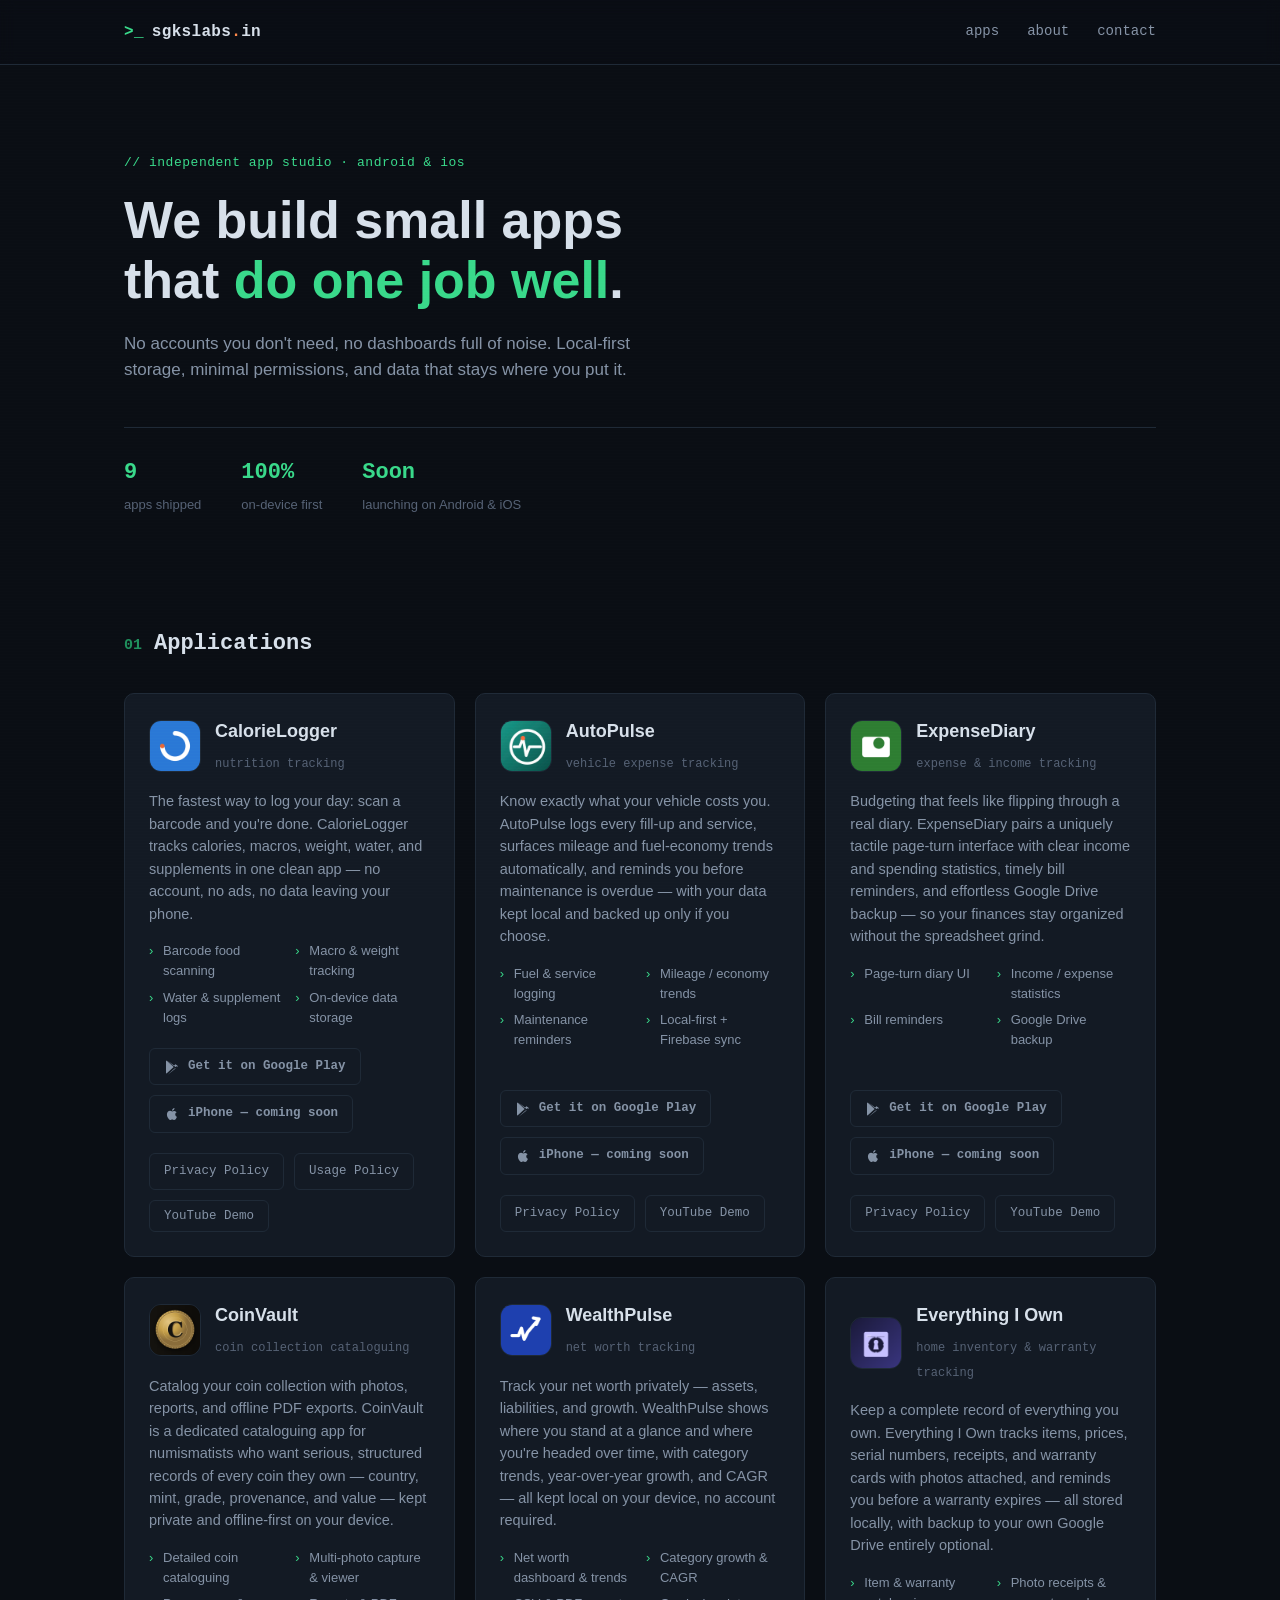
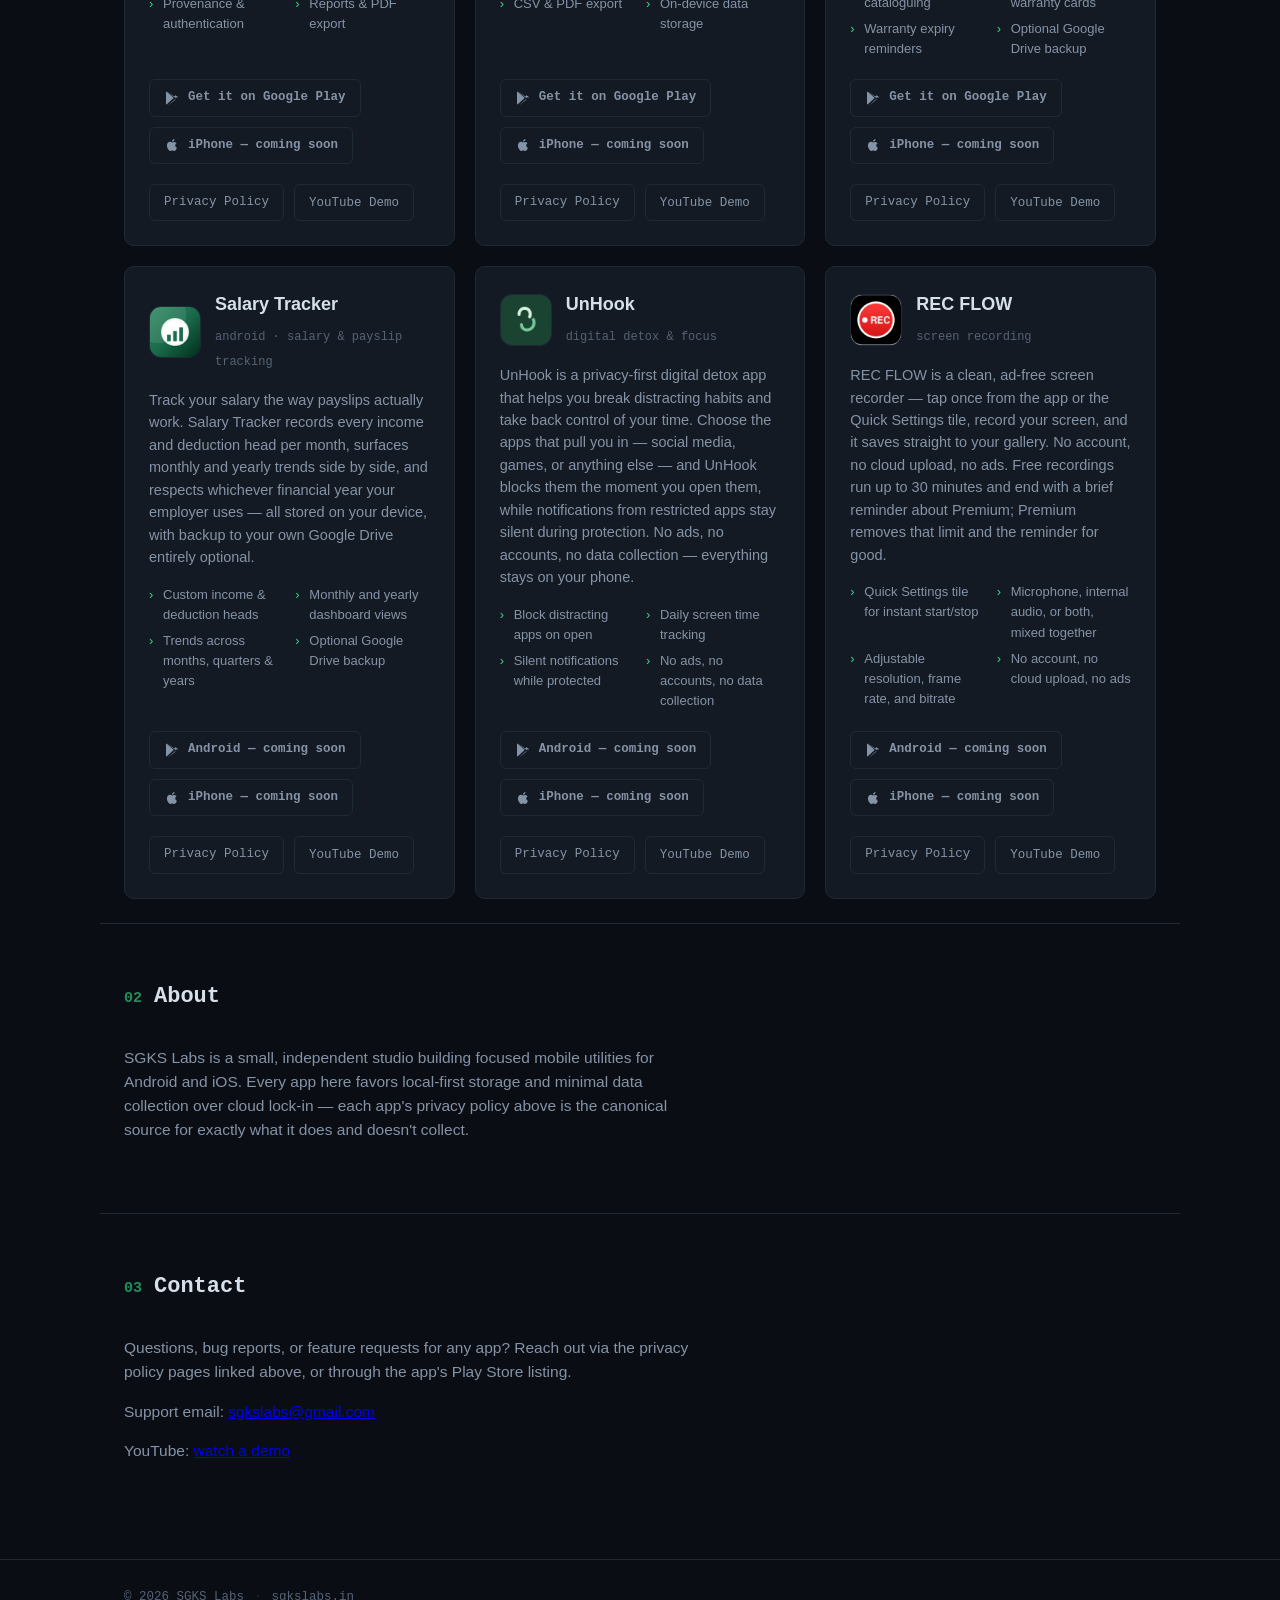
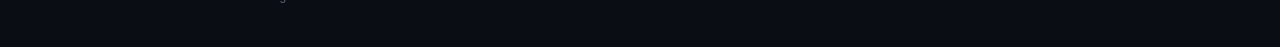
<file: index.html>
<!DOCTYPE html>
<html lang="en">
<head>
<meta charset="UTF-8">
<meta name="viewport" content="width=device-width, initial-scale=1.0">
<title>SGKS Labs — Mobile Apps</title>
<meta name="description" content="SGKS Labs builds focused, privacy-respecting mobile apps for Android and iOS: CalorieLogger, AutoPulse, ExpenseDiary, CoinVault, WealthPulse, Everything I Own, Salary Tracker, UnHook, and REC FLOW.">
<link rel="icon" type="image/svg+xml" href="assets/favicon.svg">
<link rel="stylesheet" href="styles.css">
</head>
<body>

<div class="scanline" aria-hidden="true"></div>

<header class="site-header">
  <div class="wrap header-inner">
    <a href="#top" class="brand">
      <span class="brand-glyph">&gt;_</span>
      <span class="brand-text">sgkslabs<span class="dot">.</span>in</span>
    </a>
    <nav class="nav">
      <a href="#apps">apps</a>
      <a href="#about">about</a>
      <a href="#contact">contact</a>
    </nav>
  </div>
</header>

<main id="top">

  <section class="hero wrap">
    <p class="eyebrow">// independent app studio · android &amp; ios</p>
    <h1>We build small apps that <span class="accent">do one job well</span>.</h1>
    <p class="hero-sub">
      No accounts you don't need, no dashboards full of noise. Local-first storage,
      minimal permissions, and data that stays where you put it.
    </p>
    <div class="hero-stats">
      <div class="stat"><span class="stat-num">9</span><span class="stat-label">apps shipped</span></div>
      <div class="stat"><span class="stat-num">100%</span><span class="stat-label">on-device first</span></div>
      <div class="stat"><span class="stat-num">Soon</span><span class="stat-label">launching on Android &amp; iOS</span></div>
    </div>
  </section>

  <section id="apps" class="apps wrap">
    <h2 class="section-title"><span class="title-index">01</span> Applications</h2>

    <div class="app-grid">

      <!-- CalorieLogger -->
      <article class="app-card">
        <div class="app-card-head">
          <img class="app-logo" src="assets/logos/calorielogger.png" alt="CalorieLogger app icon" loading="lazy">
          <div>
            <h3 class="app-name">CalorieLogger</h3>
            <span class="app-tag">nutrition tracking</span>
          </div>
        </div>
        <p class="app-desc">
          The fastest way to log your day: scan a barcode and you're done.
          CalorieLogger tracks calories, macros, weight, water, and supplements
          in one clean app — no account, no ads, no data leaving your phone.
        </p>
        <ul class="app-features">
          <li>Barcode food scanning</li>
          <li>Macro &amp; weight tracking</li>
          <li>Water &amp; supplement logs</li>
          <li>On-device data storage</li>
        </ul>
        <div class="app-downloads">
          <a class="btn btn-store" href="https://play.google.com/store/apps/details?id=com.sgkslabs.calorielogger" target="_blank" rel="noopener">
            <svg class="btn-store-icon" viewBox="0 0 24 24" aria-hidden="true"><path fill="currentColor" d="M3 20.5V3.5c0-.6.32-1.13.8-1.42l10.7 9.92-10.7 9.92c-.48-.29-.8-.82-.8-1.42Zm14.4-8.9L5.1 2.1l9.1 8.45 3.2-1.95ZM19.9 10.4l-2.8 1.6-2.13-1.98L17.1 8l2.8 1.6c.53.3.9.85.9 1.4s-.37 1.1-.9 1.4Zm-5.4 1.6 2.13 1.98L14.2 15.6l-9.1 8.45 12.3-9.93-2.9-2.12Z"/></svg>
            Get it on Google Play
          </a>
          <span class="btn btn-store btn-store-disabled" aria-disabled="true">
            <svg class="btn-store-icon" viewBox="0 0 24 24" aria-hidden="true"><path fill="currentColor" d="M17.05 20.28c-.98.95-2.05.8-3.08.35-1.09-.46-2.09-.48-3.24 0-1.44.62-2.2.44-3.06-.35C2.79 15.25 3.51 7.59 9.05 7.31c1.35.07 2.29.74 3.08.8.79-.06 2.03-.9 3.42-.77 1.55.13 2.72.75 3.4 1.87-3.06 1.8-2.4 5.7.48 6.87-.6 1.68-1.38 3.35-2.38 4.2ZM12.03 7.25c-.15-2.23 1.66-4.12 3.74-4.25.31 2.06-1.87 4.25-3.74 4.25Z"/></svg>
            iPhone — coming soon
          </span>
        </div>
        <div class="app-links">
          <a class="btn btn-ghost" href="policies/calorielogger-privacy.html">Privacy Policy</a>
          <a class="btn btn-ghost" href="policies/calorielogger-usage.html">Usage Policy</a>
          <button class="btn btn-ghost btn-video" type="button" data-video-id="Pz4aWZpCSdg" data-video-title="CalorieLogger demo">YouTube Demo</button>
        </div>
      </article>

      <!-- AutoPulse -->
      <article class="app-card">
        <div class="app-card-head">
          <img class="app-logo" src="assets/logos/autopulse.png" alt="AutoPulse app icon" loading="lazy">
          <div>
            <h3 class="app-name">AutoPulse</h3>
            <span class="app-tag">vehicle expense tracking</span>
          </div>
        </div>
        <p class="app-desc">
          Know exactly what your vehicle costs you. AutoPulse logs every
          fill-up and service, surfaces mileage and fuel-economy trends
          automatically, and reminds you before maintenance is overdue —
          with your data kept local and backed up only if you choose.
        </p>
        <ul class="app-features">
          <li>Fuel &amp; service logging</li>
          <li>Mileage / economy trends</li>
          <li>Maintenance reminders</li>
          <li>Local-first + Firebase sync</li>
        </ul>
        <div class="app-downloads">
          <a class="btn btn-store" href="https://play.google.com/store/apps/details?id=com.sgkslabs.autopulse" target="_blank" rel="noopener">
            <svg class="btn-store-icon" viewBox="0 0 24 24" aria-hidden="true"><path fill="currentColor" d="M3 20.5V3.5c0-.6.32-1.13.8-1.42l10.7 9.92-10.7 9.92c-.48-.29-.8-.82-.8-1.42Zm14.4-8.9L5.1 2.1l9.1 8.45 3.2-1.95ZM19.9 10.4l-2.8 1.6-2.13-1.98L17.1 8l2.8 1.6c.53.3.9.85.9 1.4s-.37 1.1-.9 1.4Zm-5.4 1.6 2.13 1.98L14.2 15.6l-9.1 8.45 12.3-9.93-2.9-2.12Z"/></svg>
            Get it on Google Play
          </a>
          <span class="btn btn-store btn-store-disabled" aria-disabled="true">
            <svg class="btn-store-icon" viewBox="0 0 24 24" aria-hidden="true"><path fill="currentColor" d="M17.05 20.28c-.98.95-2.05.8-3.08.35-1.09-.46-2.09-.48-3.24 0-1.44.62-2.2.44-3.06-.35C2.79 15.25 3.51 7.59 9.05 7.31c1.35.07 2.29.74 3.08.8.79-.06 2.03-.9 3.42-.77 1.55.13 2.72.75 3.4 1.87-3.06 1.8-2.4 5.7.48 6.87-.6 1.68-1.38 3.35-2.38 4.2ZM12.03 7.25c-.15-2.23 1.66-4.12 3.74-4.25.31 2.06-1.87 4.25-3.74 4.25Z"/></svg>
            iPhone — coming soon
          </span>
        </div>
        <div class="app-links">
          <a class="btn btn-ghost" href="policies/autopulse-privacy.html">Privacy Policy</a>
          <button class="btn btn-ghost btn-video" type="button" data-video-id="XGlyoYBLHXk" data-video-title="AutoPulse demo">YouTube Demo</button>
        </div>
      </article>

      <!-- ExpenseDiary -->
      <article class="app-card">
        <div class="app-card-head">
          <img class="app-logo" src="assets/logos/expensediary.png" alt="ExpenseDiary app icon" loading="lazy">
          <div>
            <h3 class="app-name">ExpenseDiary</h3>
            <span class="app-tag">expense &amp; income tracking</span>
          </div>
        </div>
        <p class="app-desc">
          Budgeting that feels like flipping through a real diary. ExpenseDiary
          pairs a uniquely tactile page-turn interface with clear income and
          spending statistics, timely bill reminders, and effortless Google
          Drive backup — so your finances stay organized without the spreadsheet grind.
        </p>
        <ul class="app-features">
          <li>Page-turn diary UI</li>
          <li>Income / expense statistics</li>
          <li>Bill reminders</li>
          <li>Google Drive backup</li>
        </ul>
        <div class="app-downloads">
          <a class="btn btn-store" href="https://play.google.com/store/apps/details?id=com.sgkslabs.expensediary" target="_blank" rel="noopener">
            <svg class="btn-store-icon" viewBox="0 0 24 24" aria-hidden="true"><path fill="currentColor" d="M3 20.5V3.5c0-.6.32-1.13.8-1.42l10.7 9.92-10.7 9.92c-.48-.29-.8-.82-.8-1.42Zm14.4-8.9L5.1 2.1l9.1 8.45 3.2-1.95ZM19.9 10.4l-2.8 1.6-2.13-1.98L17.1 8l2.8 1.6c.53.3.9.85.9 1.4s-.37 1.1-.9 1.4Zm-5.4 1.6 2.13 1.98L14.2 15.6l-9.1 8.45 12.3-9.93-2.9-2.12Z"/></svg>
            Get it on Google Play
          </a>
          <span class="btn btn-store btn-store-disabled" aria-disabled="true">
            <svg class="btn-store-icon" viewBox="0 0 24 24" aria-hidden="true"><path fill="currentColor" d="M17.05 20.28c-.98.95-2.05.8-3.08.35-1.09-.46-2.09-.48-3.24 0-1.44.62-2.2.44-3.06-.35C2.79 15.25 3.51 7.59 9.05 7.31c1.35.07 2.29.74 3.08.8.79-.06 2.03-.9 3.42-.77 1.55.13 2.72.75 3.4 1.87-3.06 1.8-2.4 5.7.48 6.87-.6 1.68-1.38 3.35-2.38 4.2ZM12.03 7.25c-.15-2.23 1.66-4.12 3.74-4.25.31 2.06-1.87 4.25-3.74 4.25Z"/></svg>
            iPhone — coming soon
          </span>
        </div>
        <div class="app-links">
          <a class="btn btn-ghost" href="policies/expensediary-privacy.html">Privacy Policy</a>
          <button class="btn btn-ghost btn-video" type="button" data-video-id="DhtJHLDZwqs" data-video-title="ExpenseDiary demo">YouTube Demo</button>
        </div>
      </article>

      <!-- CoinVault -->
      <article class="app-card">
        <div class="app-card-head">
          <img class="app-logo" src="assets/logos/coinvault.png" alt="CoinVault app icon" loading="lazy">
          <div>
            <h3 class="app-name">CoinVault</h3>
            <span class="app-tag">coin collection cataloguing</span>
          </div>
        </div>
        <p class="app-desc">
          Catalog your coin collection with photos, reports, and offline PDF
          exports. CoinVault is a dedicated cataloguing app for numismatists
          who want serious, structured records of every coin they own —
          country, mint, grade, provenance, and value — kept private and
          offline-first on your device.
        </p>
        <ul class="app-features">
          <li>Detailed coin cataloguing</li>
          <li>Multi-photo capture &amp; viewer</li>
          <li>Provenance &amp; authentication</li>
          <li>Reports &amp; PDF export</li>
        </ul>
        <div class="app-downloads">
          <a class="btn btn-store" href="https://play.google.com/store/apps/details?id=in.sgkslabs.coinvault" target="_blank" rel="noopener">
            <svg class="btn-store-icon" viewBox="0 0 24 24" aria-hidden="true"><path fill="currentColor" d="M3 20.5V3.5c0-.6.32-1.13.8-1.42l10.7 9.92-10.7 9.92c-.48-.29-.8-.82-.8-1.42Zm14.4-8.9L5.1 2.1l9.1 8.45 3.2-1.95ZM19.9 10.4l-2.8 1.6-2.13-1.98L17.1 8l2.8 1.6c.53.3.9.85.9 1.4s-.37 1.1-.9 1.4Zm-5.4 1.6 2.13 1.98L14.2 15.6l-9.1 8.45 12.3-9.93-2.9-2.12Z"/></svg>
            Get it on Google Play
          </a>
          <span class="btn btn-store btn-store-disabled" aria-disabled="true">
            <svg class="btn-store-icon" viewBox="0 0 24 24" aria-hidden="true"><path fill="currentColor" d="M17.05 20.28c-.98.95-2.05.8-3.08.35-1.09-.46-2.09-.48-3.24 0-1.44.62-2.2.44-3.06-.35C2.79 15.25 3.51 7.59 9.05 7.31c1.35.07 2.29.74 3.08.8.79-.06 2.03-.9 3.42-.77 1.55.13 2.72.75 3.4 1.87-3.06 1.8-2.4 5.7.48 6.87-.6 1.68-1.38 3.35-2.38 4.2ZM12.03 7.25c-.15-2.23 1.66-4.12 3.74-4.25.31 2.06-1.87 4.25-3.74 4.25Z"/></svg>
            iPhone — coming soon
          </span>
        </div>
        <div class="app-links">
          <a class="btn btn-ghost" href="policies/coinvault-privacy.html">Privacy Policy</a>
          <button class="btn btn-ghost btn-video" type="button" data-video-id="6tdaTYDPCEs" data-video-title="CoinVault demo">YouTube Demo</button>
        </div>
      </article>

      <!-- WealthPulse -->
      <article class="app-card">
        <div class="app-card-head">
          <img class="app-logo" src="assets/logos/wealthpulse.png" alt="WealthPulse app icon" loading="lazy">
          <div>
            <h3 class="app-name">WealthPulse</h3>
            <span class="app-tag">net worth tracking</span>
          </div>
        </div>
        <p class="app-desc">
          Track your net worth privately — assets, liabilities, and growth.
          WealthPulse shows where you stand at a glance and where you're
          headed over time, with category trends, year-over-year growth,
          and CAGR — all kept local on your device, no account required.
        </p>
        <ul class="app-features">
          <li>Net worth dashboard &amp; trends</li>
          <li>Category growth &amp; CAGR</li>
          <li>CSV &amp; PDF export</li>
          <li>On-device data storage</li>
        </ul>
        <div class="app-downloads">
          <a class="btn btn-store" href="https://play.google.com/store/apps/details?id=in.sgkslabs.wealthpulse" target="_blank" rel="noopener">
            <svg class="btn-store-icon" viewBox="0 0 24 24" aria-hidden="true"><path fill="currentColor" d="M3 20.5V3.5c0-.6.32-1.13.8-1.42l10.7 9.92-10.7 9.92c-.48-.29-.8-.82-.8-1.42Zm14.4-8.9L5.1 2.1l9.1 8.45 3.2-1.95ZM19.9 10.4l-2.8 1.6-2.13-1.98L17.1 8l2.8 1.6c.53.3.9.85.9 1.4s-.37 1.1-.9 1.4Zm-5.4 1.6 2.13 1.98L14.2 15.6l-9.1 8.45 12.3-9.93-2.9-2.12Z"/></svg>
            Get it on Google Play
          </a>
          <span class="btn btn-store btn-store-disabled" aria-disabled="true">
            <svg class="btn-store-icon" viewBox="0 0 24 24" aria-hidden="true"><path fill="currentColor" d="M17.05 20.28c-.98.95-2.05.8-3.08.35-1.09-.46-2.09-.48-3.24 0-1.44.62-2.2.44-3.06-.35C2.79 15.25 3.51 7.59 9.05 7.31c1.35.07 2.29.74 3.08.8.79-.06 2.03-.9 3.42-.77 1.55.13 2.72.75 3.4 1.87-3.06 1.8-2.4 5.7.48 6.87-.6 1.68-1.38 3.35-2.38 4.2ZM12.03 7.25c-.15-2.23 1.66-4.12 3.74-4.25.31 2.06-1.87 4.25-3.74 4.25Z"/></svg>
            iPhone — coming soon
          </span>
        </div>
        <div class="app-links">
          <a class="btn btn-ghost" href="policies/wealthpulse-privacy.html">Privacy Policy</a>
          <button class="btn btn-ghost btn-video" type="button" data-video-id="cGEeLD9k6W0" data-video-title="WealthPulse demo">YouTube Demo</button>
        </div>
      </article>

      <!-- Everything I Own -->
      <article class="app-card">
        <div class="app-card-head">
          <img class="app-logo" src="assets/logos/everythingiown.png" alt="Everything I Own app icon" loading="lazy">
          <div>
            <h3 class="app-name">Everything I Own</h3>
            <span class="app-tag">home inventory &amp; warranty tracking</span>
          </div>
        </div>
        <p class="app-desc">
          Keep a complete record of everything you own. Everything I Own
          tracks items, prices, serial numbers, receipts, and warranty
          cards with photos attached, and reminds you before a warranty
          expires — all stored locally, with backup to your own Google
          Drive entirely optional.
        </p>
        <ul class="app-features">
          <li>Item &amp; warranty cataloguing</li>
          <li>Photo receipts &amp; warranty cards</li>
          <li>Warranty expiry reminders</li>
          <li>Optional Google Drive backup</li>
        </ul>
        <div class="app-downloads">
          <a class="btn btn-store" href="https://play.google.com/store/apps/details?id=in.sgkslabs.everythingiown" target="_blank" rel="noopener">
            <svg class="btn-store-icon" viewBox="0 0 24 24" aria-hidden="true"><path fill="currentColor" d="M3 20.5V3.5c0-.6.32-1.13.8-1.42l10.7 9.92-10.7 9.92c-.48-.29-.8-.82-.8-1.42Zm14.4-8.9L5.1 2.1l9.1 8.45 3.2-1.95ZM19.9 10.4l-2.8 1.6-2.13-1.98L17.1 8l2.8 1.6c.53.3.9.85.9 1.4s-.37 1.1-.9 1.4Zm-5.4 1.6 2.13 1.98L14.2 15.6l-9.1 8.45 12.3-9.93-2.9-2.12Z"/></svg>
            Get it on Google Play
          </a>
          <span class="btn btn-store btn-store-disabled" aria-disabled="true">
            <svg class="btn-store-icon" viewBox="0 0 24 24" aria-hidden="true"><path fill="currentColor" d="M17.05 20.28c-.98.95-2.05.8-3.08.35-1.09-.46-2.09-.48-3.24 0-1.44.62-2.2.44-3.06-.35C2.79 15.25 3.51 7.59 9.05 7.31c1.35.07 2.29.74 3.08.8.79-.06 2.03-.9 3.42-.77 1.55.13 2.72.75 3.4 1.87-3.06 1.8-2.4 5.7.48 6.87-.6 1.68-1.38 3.35-2.38 4.2ZM12.03 7.25c-.15-2.23 1.66-4.12 3.74-4.25.31 2.06-1.87 4.25-3.74 4.25Z"/></svg>
            iPhone — coming soon
          </span>
        </div>
        <div class="app-links">
          <a class="btn btn-ghost" href="policies/everythingiown-privacy.html">Privacy Policy</a>
          <button class="btn btn-ghost btn-video" type="button" data-video-id="1u6pQDu9DjQ" data-video-title="Everything I Own demo">YouTube Demo</button>
        </div>
      </article>

      <!-- Salary Tracker -->
      <article class="app-card">
        <div class="app-card-head">
          <img class="app-logo" src="assets/logos/salarytracker.png" alt="Salary Tracker app icon" loading="lazy">
          <div>
            <h3 class="app-name">Salary Tracker</h3>
            <span class="app-tag">android · salary &amp; payslip tracking</span>
          </div>
        </div>
        <p class="app-desc">
          Track your salary the way payslips actually work. Salary Tracker
          records every income and deduction head per month, surfaces
          monthly and yearly trends side by side, and respects whichever
          financial year your employer uses — all stored on your device,
          with backup to your own Google Drive entirely optional.
        </p>
        <ul class="app-features">
          <li>Custom income &amp; deduction heads</li>
          <li>Monthly and yearly dashboard views</li>
          <li>Trends across months, quarters &amp; years</li>
          <li>Optional Google Drive backup</li>
        </ul>
        <div class="app-downloads">
          <span class="btn btn-store btn-store-disabled" aria-disabled="true">
            <svg class="btn-store-icon" viewBox="0 0 24 24" aria-hidden="true"><path fill="currentColor" d="M3 20.5V3.5c0-.6.32-1.13.8-1.42l10.7 9.92-10.7 9.92c-.48-.29-.8-.82-.8-1.42Zm14.4-8.9L5.1 2.1l9.1 8.45 3.2-1.95ZM19.9 10.4l-2.8 1.6-2.13-1.98L17.1 8l2.8 1.6c.53.3.9.85.9 1.4s-.37 1.1-.9 1.4Zm-5.4 1.6 2.13 1.98L14.2 15.6l-9.1 8.45 12.3-9.93-2.9-2.12Z"/></svg>
            Android — coming soon
          </span>
          <span class="btn btn-store btn-store-disabled" aria-disabled="true">
            <svg class="btn-store-icon" viewBox="0 0 24 24" aria-hidden="true"><path fill="currentColor" d="M17.05 20.28c-.98.95-2.05.8-3.08.35-1.09-.46-2.09-.48-3.24 0-1.44.62-2.2.44-3.06-.35C2.79 15.25 3.51 7.59 9.05 7.31c1.35.07 2.29.74 3.08.8.79-.06 2.03-.9 3.42-.77 1.55.13 2.72.75 3.4 1.87-3.06 1.8-2.4 5.7.48 6.87-.6 1.68-1.38 3.35-2.38 4.2ZM12.03 7.25c-.15-2.23 1.66-4.12 3.74-4.25.31 2.06-1.87 4.25-3.74 4.25Z"/></svg>
            iPhone — coming soon
          </span>
        </div>
        <div class="app-links">
          <a class="btn btn-ghost" href="policies/salarytracker-privacy.html">Privacy Policy</a>
          <button class="btn btn-ghost btn-video" type="button" data-video-id="gB4BpIaLrhk" data-video-title="Salary Tracker demo">YouTube Demo</button>
        </div>
      </article>

      <!-- UnHook -->
      <article class="app-card">
        <div class="app-card-head">
          <img class="app-logo" src="assets/logos/unhook.png" alt="UnHook app icon" loading="lazy">
          <div>
            <h3 class="app-name">UnHook</h3>
            <span class="app-tag">digital detox &amp; focus</span>
          </div>
        </div>
        <p class="app-desc">
          UnHook is a privacy-first digital detox app that helps you break
          distracting habits and take back control of your time. Choose the
          apps that pull you in — social media, games, or anything else —
          and UnHook blocks them the moment you open them, while
          notifications from restricted apps stay silent during protection.
          No ads, no accounts, no data collection — everything stays on
          your phone.
        </p>
        <ul class="app-features">
          <li>Block distracting apps on open</li>
          <li>Daily screen time tracking</li>
          <li>Silent notifications while protected</li>
          <li>No ads, no accounts, no data collection</li>
        </ul>
        <div class="app-downloads">
          <span class="btn btn-store btn-store-disabled" aria-disabled="true">
            <svg class="btn-store-icon" viewBox="0 0 24 24" aria-hidden="true"><path fill="currentColor" d="M3 20.5V3.5c0-.6.32-1.13.8-1.42l10.7 9.92-10.7 9.92c-.48-.29-.8-.82-.8-1.42Zm14.4-8.9L5.1 2.1l9.1 8.45 3.2-1.95ZM19.9 10.4l-2.8 1.6-2.13-1.98L17.1 8l2.8 1.6c.53.3.9.85.9 1.4s-.37 1.1-.9 1.4Zm-5.4 1.6 2.13 1.98L14.2 15.6l-9.1 8.45 12.3-9.93-2.9-2.12Z"/></svg>
            Android — coming soon
          </span>
          <span class="btn btn-store btn-store-disabled" aria-disabled="true">
            <svg class="btn-store-icon" viewBox="0 0 24 24" aria-hidden="true"><path fill="currentColor" d="M17.05 20.28c-.98.95-2.05.8-3.08.35-1.09-.46-2.09-.48-3.24 0-1.44.62-2.2.44-3.06-.35C2.79 15.25 3.51 7.59 9.05 7.31c1.35.07 2.29.74 3.08.8.79-.06 2.03-.9 3.42-.77 1.55.13 2.72.75 3.4 1.87-3.06 1.8-2.4 5.7.48 6.87-.6 1.68-1.38 3.35-2.38 4.2ZM12.03 7.25c-.15-2.23 1.66-4.12 3.74-4.25.31 2.06-1.87 4.25-3.74 4.25Z"/></svg>
            iPhone — coming soon
          </span>
        </div>
        <div class="app-links">
          <a class="btn btn-ghost" href="policies/unhook-privacy.html">Privacy Policy</a>
          <button class="btn btn-ghost btn-video" type="button" data-video-id="UbhUTzocx_k" data-video-title="UnHook demo">YouTube Demo</button>
        </div>
      </article>

      <!-- REC FLOW -->
      <article class="app-card">
        <div class="app-card-head">
          <img class="app-logo" src="assets/logos/recflow.png" alt="REC FLOW app icon" loading="lazy">
          <div>
            <h3 class="app-name">REC FLOW</h3>
            <span class="app-tag">screen recording</span>
          </div>
        </div>
        <p class="app-desc">
          REC FLOW is a clean, ad-free screen recorder &mdash; tap once from
          the app or the Quick Settings tile, record your screen, and it
          saves straight to your gallery. No account, no cloud upload, no
          ads. Free recordings run up to 30 minutes and end with a brief
          reminder about Premium; Premium removes that limit and the
          reminder for good.
        </p>
        <ul class="app-features">
          <li>Quick Settings tile for instant start/stop</li>
          <li>Microphone, internal audio, or both, mixed together</li>
          <li>Adjustable resolution, frame rate, and bitrate</li>
          <li>No account, no cloud upload, no ads</li>
        </ul>
        <div class="app-downloads">
          <span class="btn btn-store btn-store-disabled" aria-disabled="true">
            <svg class="btn-store-icon" viewBox="0 0 24 24" aria-hidden="true"><path fill="currentColor" d="M3 20.5V3.5c0-.6.32-1.13.8-1.42l10.7 9.92-10.7 9.92c-.48-.29-.8-.82-.8-1.42Zm14.4-8.9L5.1 2.1l9.1 8.45 3.2-1.95ZM19.9 10.4l-2.8 1.6-2.13-1.98L17.1 8l2.8 1.6c.53.3.9.85.9 1.4s-.37 1.1-.9 1.4Zm-5.4 1.6 2.13 1.98L14.2 15.6l-9.1 8.45 12.3-9.93-2.9-2.12Z"/></svg>
            Android — coming soon
          </span>
          <span class="btn btn-store btn-store-disabled" aria-disabled="true">
            <svg class="btn-store-icon" viewBox="0 0 24 24" aria-hidden="true"><path fill="currentColor" d="M17.05 20.28c-.98.95-2.05.8-3.08.35-1.09-.46-2.09-.48-3.24 0-1.44.62-2.2.44-3.06-.35C2.79 15.25 3.51 7.59 9.05 7.31c1.35.07 2.29.74 3.08.8.79-.06 2.03-.9 3.42-.77 1.55.13 2.72.75 3.4 1.87-3.06 1.8-2.4 5.7.48 6.87-.6 1.68-1.38 3.35-2.38 4.2ZM12.03 7.25c-.15-2.23 1.66-4.12 3.74-4.25.31 2.06-1.87 4.25-3.74 4.25Z"/></svg>
            iPhone — coming soon
          </span>
        </div>
        <div class="app-links">
          <a class="btn btn-ghost" href="policies/recflow-privacy.html">Privacy Policy</a>
          <button class="btn btn-ghost btn-video" type="button" data-video-id="rpuM-0wY5Ms" data-video-title="REC FLOW demo">YouTube Demo</button>
        </div>
      </article>

    </div>
  </section>

  <section id="about" class="about wrap">
    <h2 class="section-title"><span class="title-index">02</span> About</h2>
    <p>
      SGKS Labs is a small, independent studio building focused mobile
      utilities for Android and iOS. Every app here favors local-first storage and minimal data
      collection over cloud lock-in — each app's privacy policy above is the
      canonical source for exactly what it does and doesn't collect.
    </p>
  </section>

  <section id="contact" class="contact wrap">
    <h2 class="section-title"><span class="title-index">03</span> Contact</h2>
    <p>
      Questions, bug reports, or feature requests for any app? Reach out via
      the privacy policy pages linked above, or through the app's Play Store
      listing.
    </p>
    <p>
      Support email: <a href="mailto:sgkslabs@gmail.com">sgkslabs@gmail.com</a>
    </p>
    <p>
      YouTube: <a href="https://www.youtube.com/watch?v=gB4BpIaLrhk" target="_blank" rel="noopener">watch a demo</a>
    </p>
  </section>

</main>

<div class="video-modal" id="videoModal" hidden>
  <div class="video-modal-backdrop" data-close-video></div>
  <div class="video-modal-dialog" role="dialog" aria-modal="true" aria-label="Video player">
    <button class="video-modal-close" type="button" data-close-video aria-label="Close video">&times;</button>
    <div class="video-modal-frame">
      <iframe id="videoModalIframe" src="" title="Product demo video"
        allow="accelerometer; autoplay; clipboard-write; encrypted-media; gyroscope; picture-in-picture"
        allowfullscreen></iframe>
    </div>
  </div>
</div>

<footer class="site-footer">
  <div class="wrap footer-inner">
    <span>© <span id="year"></span> SGKS Labs</span>
    <span class="footer-sep">·</span>
    <span>sgkslabs.in</span>
  </div>
</footer>

<script src="script.js"></script>
</body>
</html>
</file>
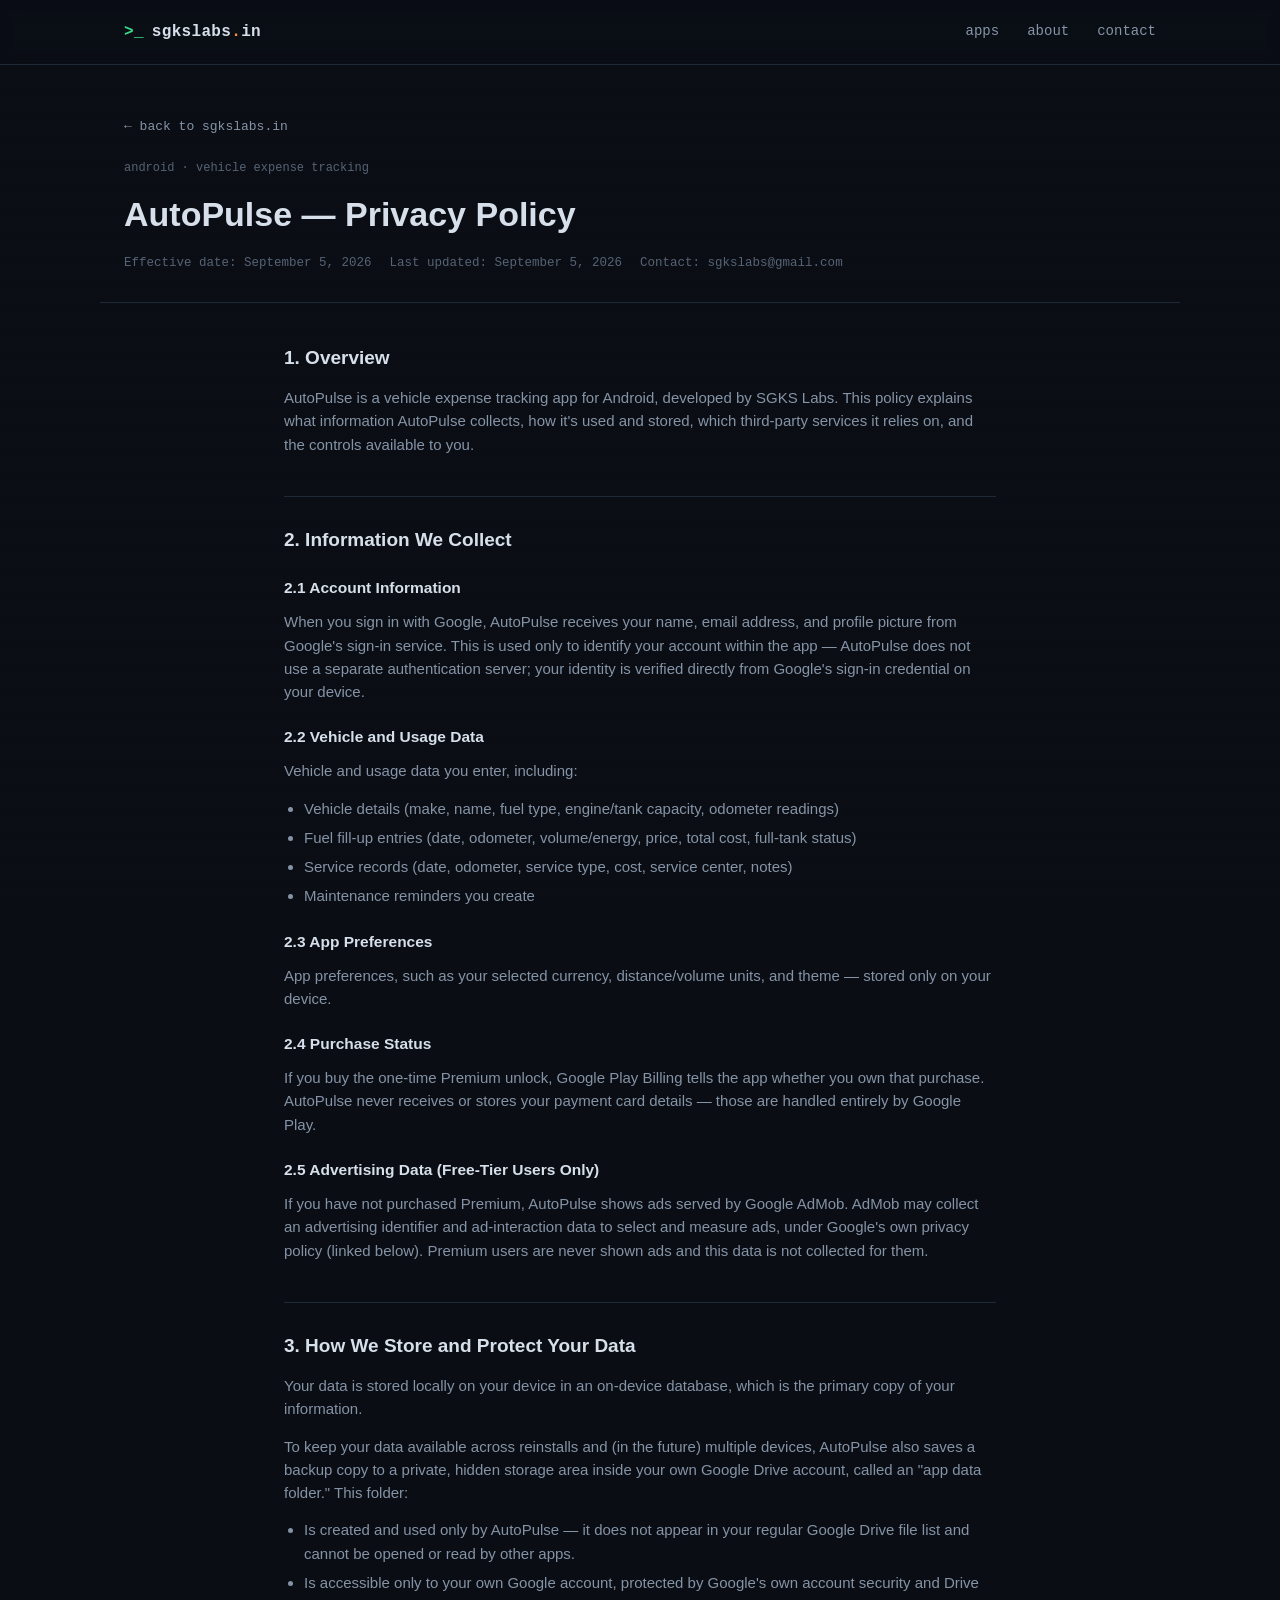
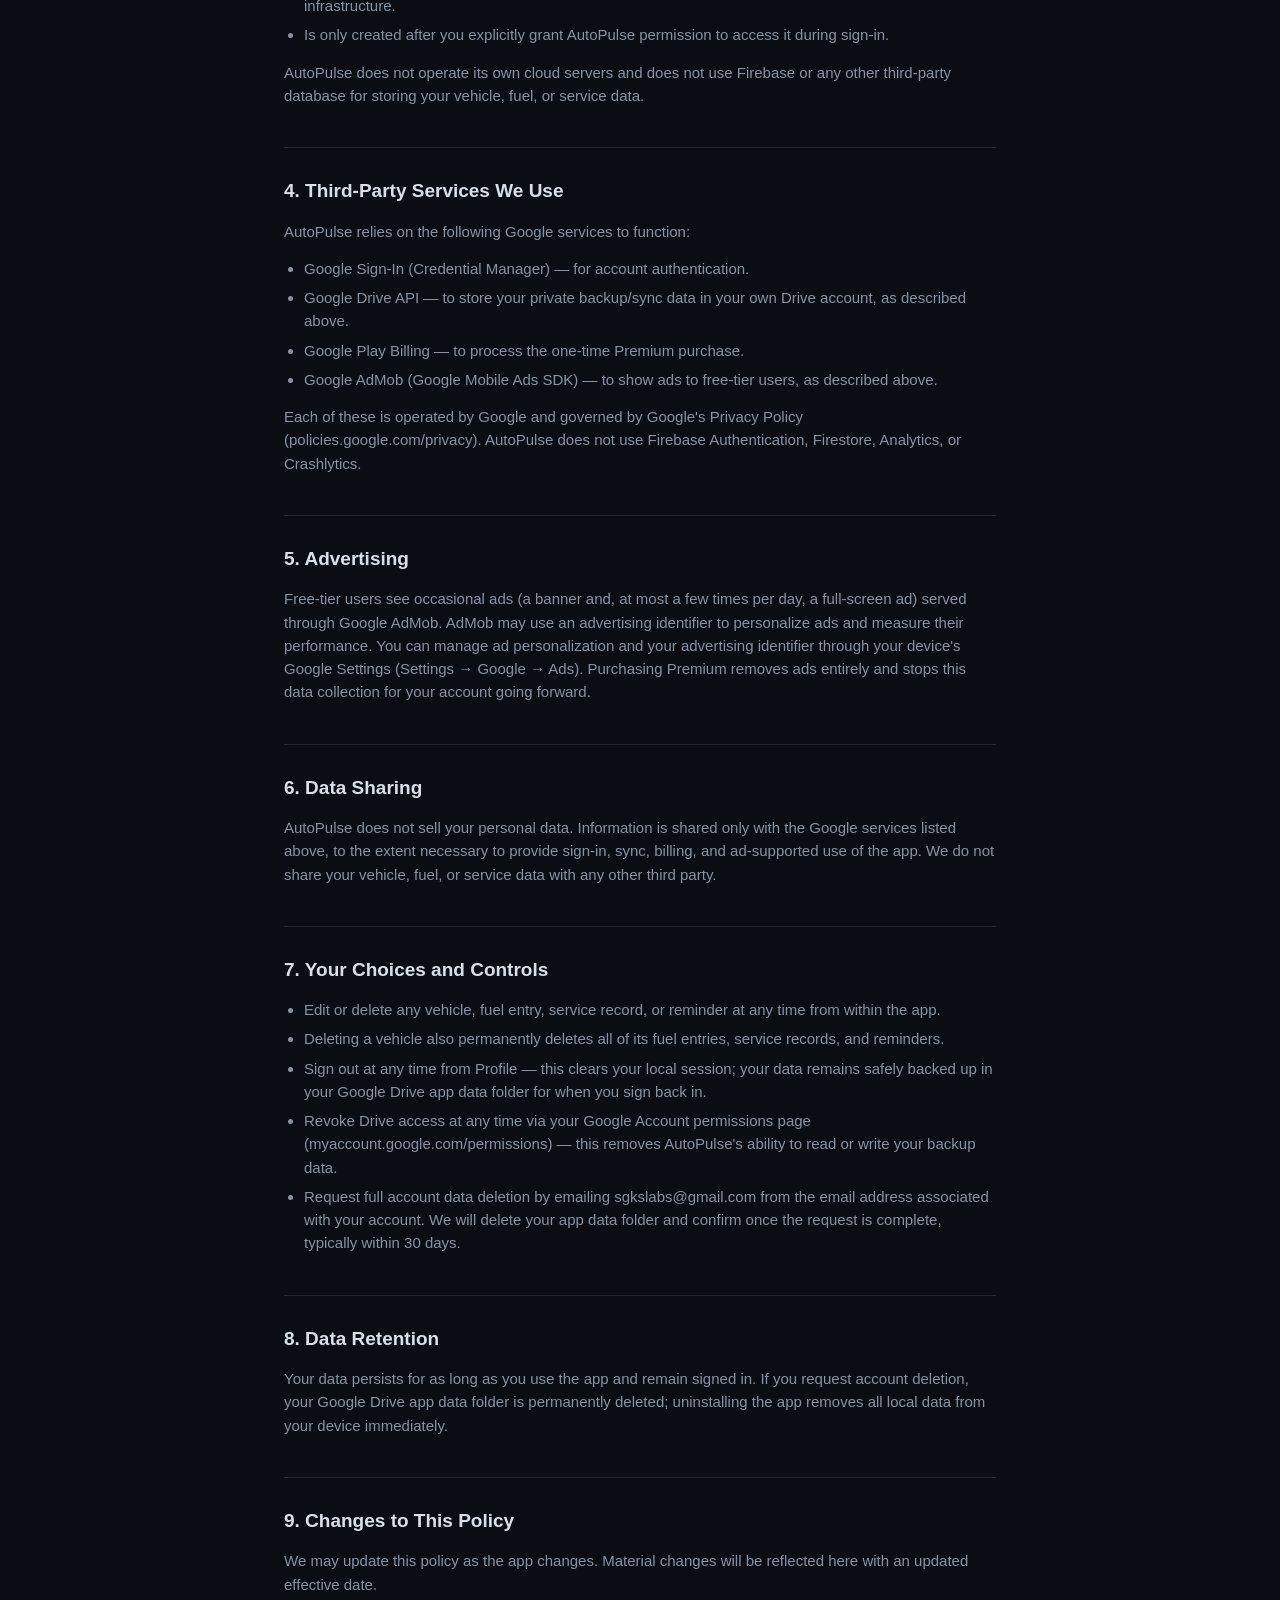
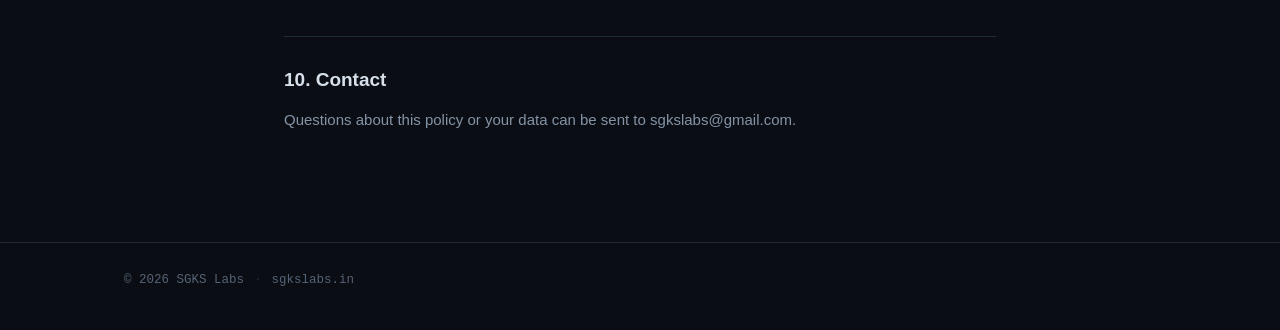
<file: policies/autopulse-privacy.html>
<!DOCTYPE html>
<html lang="en">
<head>
<meta charset="UTF-8">
<meta name="viewport" content="width=device-width, initial-scale=1.0">
<title>AutoPulse Privacy Policy — SGKS Labs</title>
<meta name="description" content="Privacy Policy for AutoPulse, the vehicle expense and maintenance tracking Android app by SGKS Labs.">
<meta name="robots" content="noindex, follow">
<link rel="icon" type="image/svg+xml" href="../assets/favicon.svg">
<link rel="stylesheet" href="../styles.css">
</head>
<body>

<div class="scanline" aria-hidden="true"></div>

<header class="site-header">
  <div class="wrap header-inner">
    <a href="../index.html#top" class="brand">
      <span class="brand-glyph">&gt;_</span>
      <span class="brand-text">sgkslabs<span class="dot">.</span>in</span>
    </a>
    <nav class="nav">
      <a href="../index.html#apps">apps</a>
      <a href="../index.html#about">about</a>
      <a href="../index.html#contact">contact</a>
    </nav>
  </div>
</header>

<main>

  <section class="policy-hero wrap">
    <a href="../index.html#apps" class="policy-back">&larr; back to sgkslabs.in</a>
    <span class="app-tag">android · vehicle expense tracking</span>
    <h1>AutoPulse — Privacy Policy</h1>
    <p class="policy-meta">
      <span>Effective date: September 5, 2026</span>
      <span>Last updated: September 5, 2026</span>
      <span>Contact: sgkslabs@gmail.com</span>
    </p>
  </section>

  <article class="policy-doc">

    <h2>1. Overview</h2>
    <p>AutoPulse is a vehicle expense tracking app for Android, developed by SGKS Labs. This policy explains what information AutoPulse collects, how it's used and stored, which third-party services it relies on, and the controls available to you.</p>

    <h2>2. Information We Collect</h2>

    <h3>2.1 Account Information</h3>
    <p>When you sign in with Google, AutoPulse receives your name, email address, and profile picture from Google's sign-in service. This is used only to identify your account within the app — AutoPulse does not use a separate authentication server; your identity is verified directly from Google's sign-in credential on your device.</p>

    <h3>2.2 Vehicle and Usage Data</h3>
    <p>Vehicle and usage data you enter, including:</p>
    <ul>
      <li>Vehicle details (make, name, fuel type, engine/tank capacity, odometer readings)</li>
      <li>Fuel fill-up entries (date, odometer, volume/energy, price, total cost, full-tank status)</li>
      <li>Service records (date, odometer, service type, cost, service center, notes)</li>
      <li>Maintenance reminders you create</li>
    </ul>

    <h3>2.3 App Preferences</h3>
    <p>App preferences, such as your selected currency, distance/volume units, and theme — stored only on your device.</p>

    <h3>2.4 Purchase Status</h3>
    <p>If you buy the one-time Premium unlock, Google Play Billing tells the app whether you own that purchase. AutoPulse never receives or stores your payment card details — those are handled entirely by Google Play.</p>

    <h3>2.5 Advertising Data (Free-Tier Users Only)</h3>
    <p>If you have not purchased Premium, AutoPulse shows ads served by Google AdMob. AdMob may collect an advertising identifier and ad-interaction data to select and measure ads, under Google's own privacy policy (linked below). Premium users are never shown ads and this data is not collected for them.</p>

    <h2>3. How We Store and Protect Your Data</h2>
    <p>Your data is stored locally on your device in an on-device database, which is the primary copy of your information.</p>
    <p>To keep your data available across reinstalls and (in the future) multiple devices, AutoPulse also saves a backup copy to a private, hidden storage area inside your own Google Drive account, called an "app data folder." This folder:</p>
    <ul>
      <li>Is created and used only by AutoPulse — it does not appear in your regular Google Drive file list and cannot be opened or read by other apps.</li>
      <li>Is accessible only to your own Google account, protected by Google's own account security and Drive infrastructure.</li>
      <li>Is only created after you explicitly grant AutoPulse permission to access it during sign-in.</li>
    </ul>
    <p>AutoPulse does not operate its own cloud servers and does not use Firebase or any other third-party database for storing your vehicle, fuel, or service data.</p>

    <h2>4. Third-Party Services We Use</h2>
    <p>AutoPulse relies on the following Google services to function:</p>
    <ul>
      <li>Google Sign-In (Credential Manager) — for account authentication.</li>
      <li>Google Drive API — to store your private backup/sync data in your own Drive account, as described above.</li>
      <li>Google Play Billing — to process the one-time Premium purchase.</li>
      <li>Google AdMob (Google Mobile Ads SDK) — to show ads to free-tier users, as described above.</li>
    </ul>
    <p>Each of these is operated by Google and governed by Google's Privacy Policy (policies.google.com/privacy). AutoPulse does not use Firebase Authentication, Firestore, Analytics, or Crashlytics.</p>

    <h2>5. Advertising</h2>
    <p>Free-tier users see occasional ads (a banner and, at most a few times per day, a full-screen ad) served through Google AdMob. AdMob may use an advertising identifier to personalize ads and measure their performance. You can manage ad personalization and your advertising identifier through your device's Google Settings (Settings → Google → Ads). Purchasing Premium removes ads entirely and stops this data collection for your account going forward.</p>

    <h2>6. Data Sharing</h2>
    <p>AutoPulse does not sell your personal data. Information is shared only with the Google services listed above, to the extent necessary to provide sign-in, sync, billing, and ad-supported use of the app. We do not share your vehicle, fuel, or service data with any other third party.</p>

    <h2>7. Your Choices and Controls</h2>
    <ul>
      <li>Edit or delete any vehicle, fuel entry, service record, or reminder at any time from within the app.</li>
      <li>Deleting a vehicle also permanently deletes all of its fuel entries, service records, and reminders.</li>
      <li>Sign out at any time from Profile — this clears your local session; your data remains safely backed up in your Google Drive app data folder for when you sign back in.</li>
      <li>Revoke Drive access at any time via your Google Account permissions page (myaccount.google.com/permissions) — this removes AutoPulse's ability to read or write your backup data.</li>
      <li>Request full account data deletion by emailing sgkslabs@gmail.com from the email address associated with your account. We will delete your app data folder and confirm once the request is complete, typically within 30 days.</li>
    </ul>

    <h2>8. Data Retention</h2>
    <p>Your data persists for as long as you use the app and remain signed in. If you request account deletion, your Google Drive app data folder is permanently deleted; uninstalling the app removes all local data from your device immediately.</p>

    <h2>9. Changes to This Policy</h2>
    <p>We may update this policy as the app changes. Material changes will be reflected here with an updated effective date.</p>

    <h2>10. Contact</h2>
    <p>Questions about this policy or your data can be sent to sgkslabs@gmail.com.</p>

  </article>

</main>

<footer class="site-footer">
  <div class="wrap footer-inner">
    <span>© <span id="year"></span> SGKS Labs</span>
    <span class="footer-sep">·</span>
    <span>sgkslabs.in</span>
  </div>
</footer>

<script src="../script.js"></script>
</body>
</html>
</file>
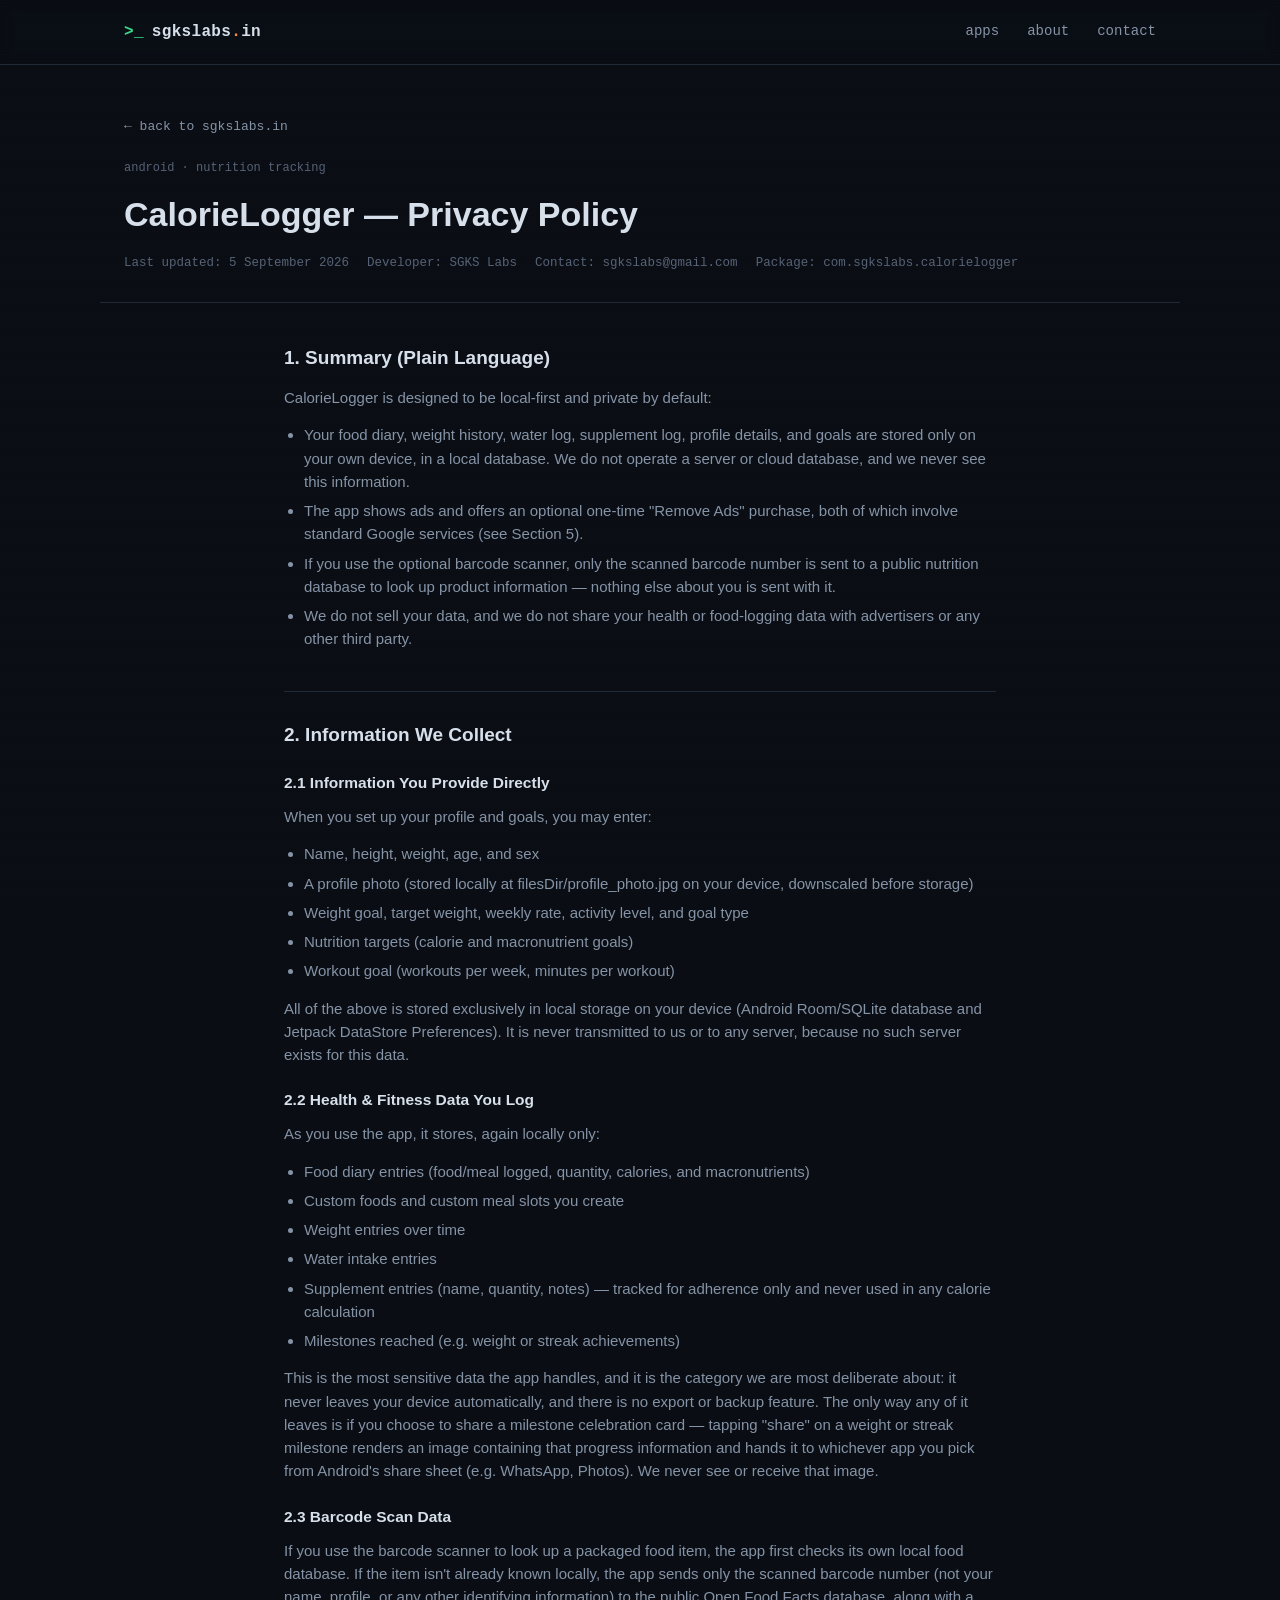
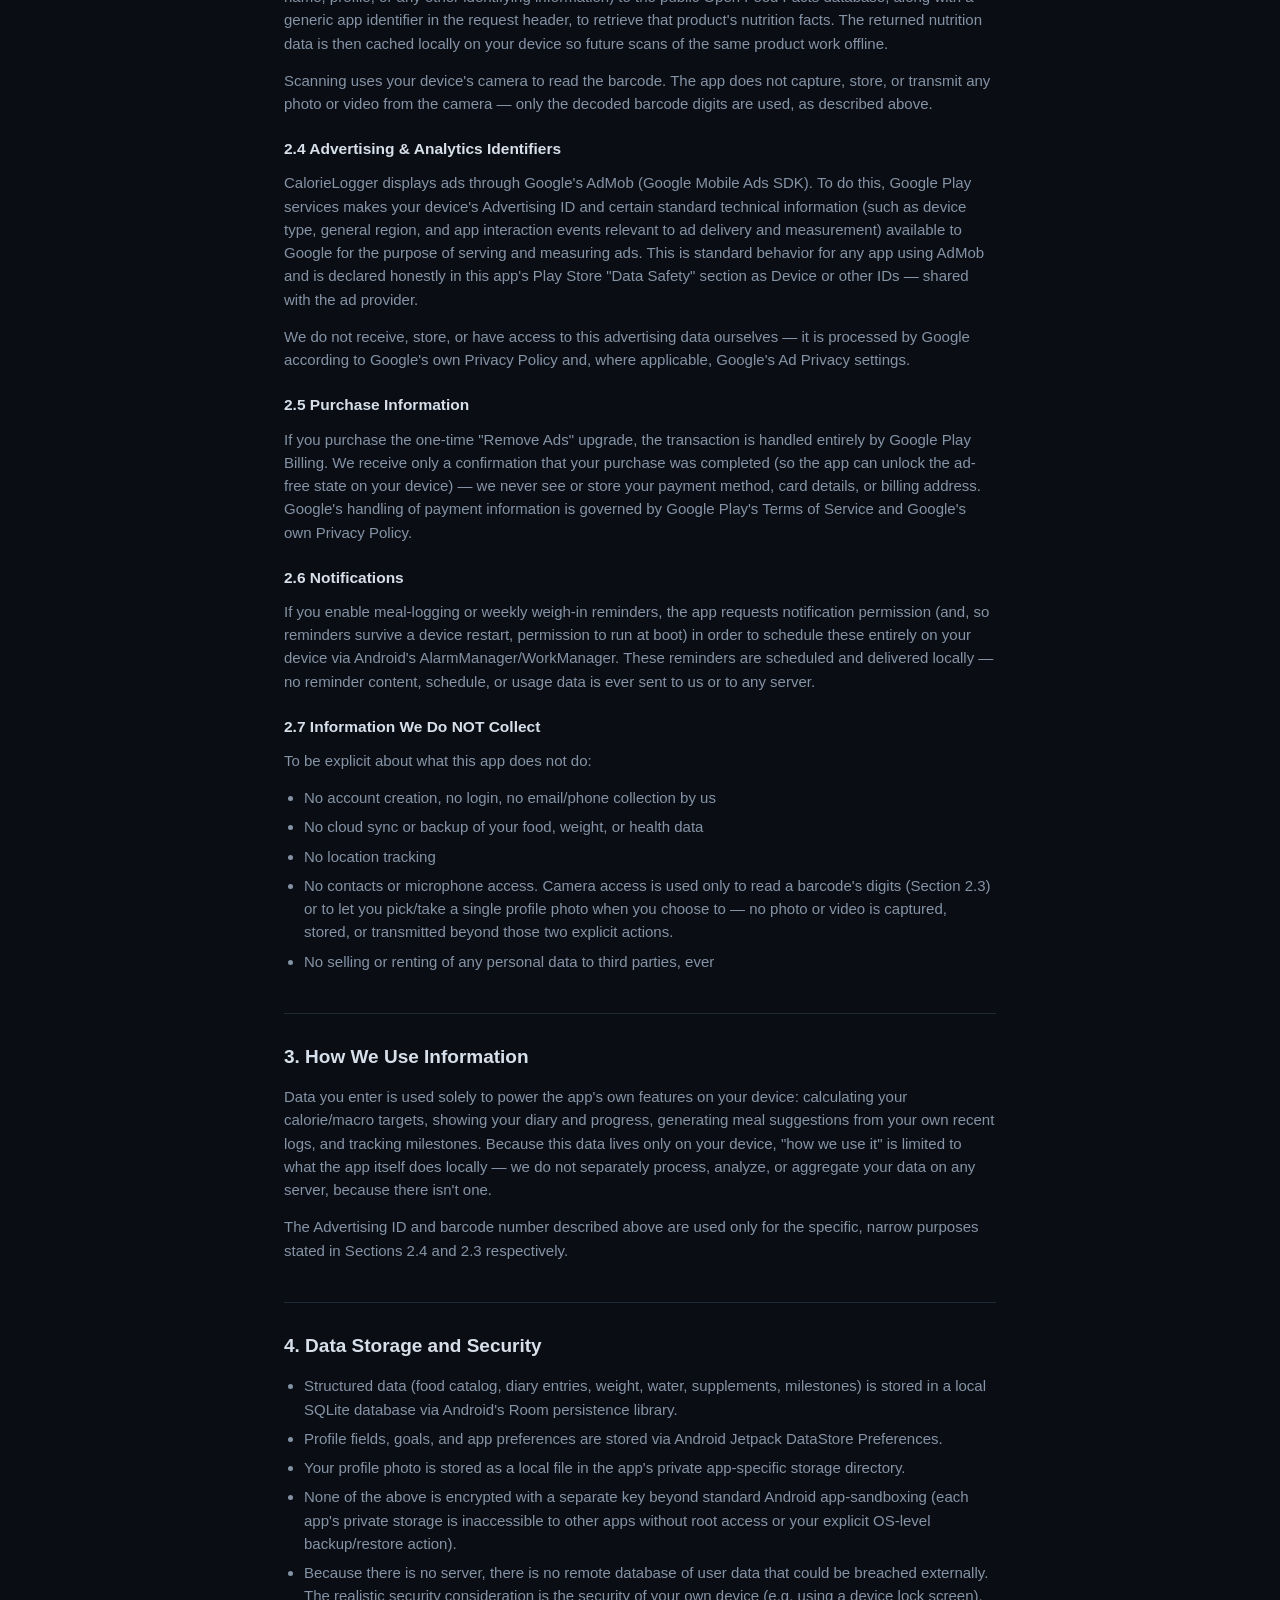
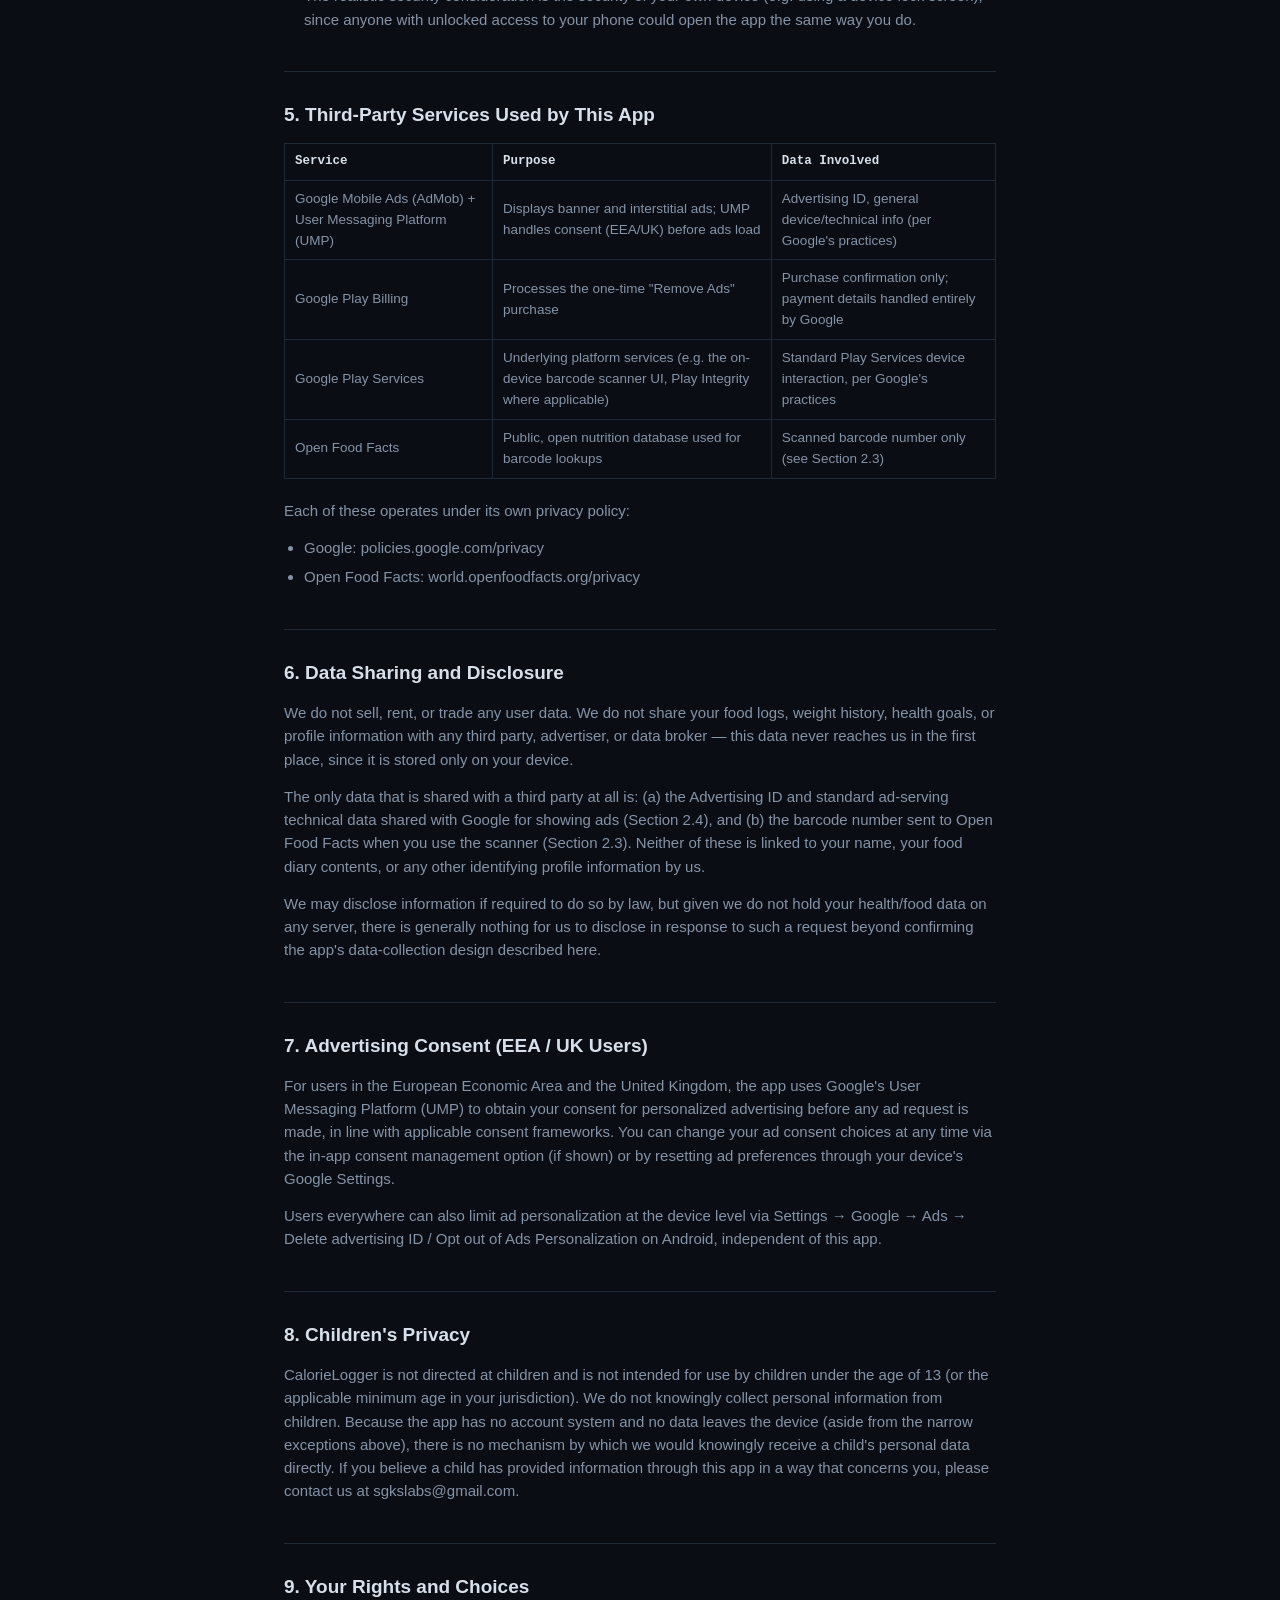
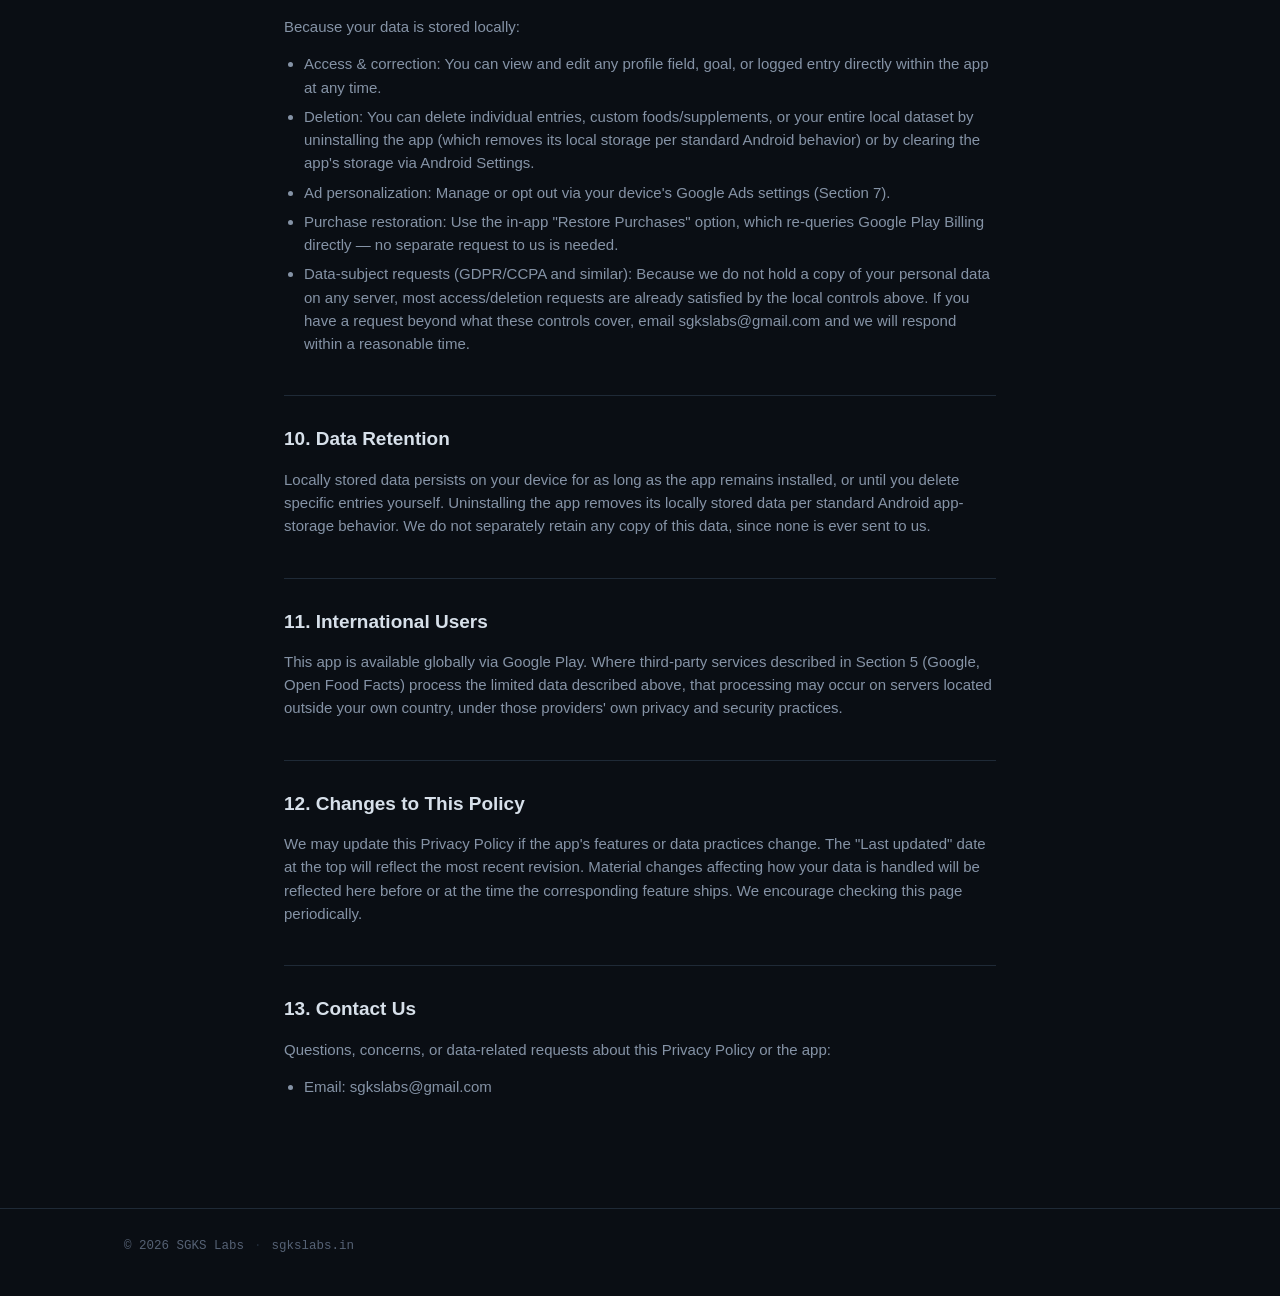
<file: policies/calorielogger-privacy.html>
<!DOCTYPE html>
<html lang="en">
<head>
<meta charset="UTF-8">
<meta name="viewport" content="width=device-width, initial-scale=1.0">
<title>CalorieLogger Privacy Policy — SGKS Labs</title>
<meta name="description" content="Privacy Policy for CalorieLogger, the on-device calorie and macro tracking Android app by SGKS Labs.">
<meta name="robots" content="noindex, follow">
<link rel="icon" type="image/svg+xml" href="../assets/favicon.svg">
<link rel="stylesheet" href="../styles.css">
</head>
<body>

<div class="scanline" aria-hidden="true"></div>

<header class="site-header">
  <div class="wrap header-inner">
    <a href="../index.html#top" class="brand">
      <span class="brand-glyph">&gt;_</span>
      <span class="brand-text">sgkslabs<span class="dot">.</span>in</span>
    </a>
    <nav class="nav">
      <a href="../index.html#apps">apps</a>
      <a href="../index.html#about">about</a>
      <a href="../index.html#contact">contact</a>
    </nav>
  </div>
</header>

<main>

  <section class="policy-hero wrap">
    <a href="../index.html#apps" class="policy-back">&larr; back to sgkslabs.in</a>
    <span class="app-tag">android · nutrition tracking</span>
    <h1>CalorieLogger — Privacy Policy</h1>
    <p class="policy-meta">
      <span>Last updated: 5 September 2026</span>
      <span>Developer: SGKS Labs</span>
      <span>Contact: sgkslabs@gmail.com</span>
      <span>Package: com.sgkslabs.calorielogger</span>
    </p>
  </section>

  <article class="policy-doc">

    <h2>1. Summary (Plain Language)</h2>
    <p>CalorieLogger is designed to be local-first and private by default:</p>
    <ul>
      <li>Your food diary, weight history, water log, supplement log, profile details, and goals are stored only on your own device, in a local database. We do not operate a server or cloud database, and we never see this information.</li>
      <li>The app shows ads and offers an optional one-time "Remove Ads" purchase, both of which involve standard Google services (see Section 5).</li>
      <li>If you use the optional barcode scanner, only the scanned barcode number is sent to a public nutrition database to look up product information — nothing else about you is sent with it.</li>
      <li>We do not sell your data, and we do not share your health or food-logging data with advertisers or any other third party.</li>
    </ul>

    <h2>2. Information We Collect</h2>

    <h3>2.1 Information You Provide Directly</h3>
    <p>When you set up your profile and goals, you may enter:</p>
    <ul>
      <li>Name, height, weight, age, and sex</li>
      <li>A profile photo (stored locally at filesDir/profile_photo.jpg on your device, downscaled before storage)</li>
      <li>Weight goal, target weight, weekly rate, activity level, and goal type</li>
      <li>Nutrition targets (calorie and macronutrient goals)</li>
      <li>Workout goal (workouts per week, minutes per workout)</li>
    </ul>
    <p>All of the above is stored exclusively in local storage on your device (Android Room/SQLite database and Jetpack DataStore Preferences). It is never transmitted to us or to any server, because no such server exists for this data.</p>

    <h3>2.2 Health &amp; Fitness Data You Log</h3>
    <p>As you use the app, it stores, again locally only:</p>
    <ul>
      <li>Food diary entries (food/meal logged, quantity, calories, and macronutrients)</li>
      <li>Custom foods and custom meal slots you create</li>
      <li>Weight entries over time</li>
      <li>Water intake entries</li>
      <li>Supplement entries (name, quantity, notes) — tracked for adherence only and never used in any calorie calculation</li>
      <li>Milestones reached (e.g. weight or streak achievements)</li>
    </ul>
    <p>This is the most sensitive data the app handles, and it is the category we are most deliberate about: it never leaves your device automatically, and there is no export or backup feature. The only way any of it leaves is if you choose to share a milestone celebration card — tapping "share" on a weight or streak milestone renders an image containing that progress information and hands it to whichever app you pick from Android's share sheet (e.g. WhatsApp, Photos). We never see or receive that image.</p>

    <h3>2.3 Barcode Scan Data</h3>
    <p>If you use the barcode scanner to look up a packaged food item, the app first checks its own local food database. If the item isn't already known locally, the app sends only the scanned barcode number (not your name, profile, or any other identifying information) to the public Open Food Facts database, along with a generic app identifier in the request header, to retrieve that product's nutrition facts. The returned nutrition data is then cached locally on your device so future scans of the same product work offline.</p>
    <p>Scanning uses your device's camera to read the barcode. The app does not capture, store, or transmit any photo or video from the camera — only the decoded barcode digits are used, as described above.</p>

    <h3>2.4 Advertising &amp; Analytics Identifiers</h3>
    <p>CalorieLogger displays ads through Google's AdMob (Google Mobile Ads SDK). To do this, Google Play services makes your device's Advertising ID and certain standard technical information (such as device type, general region, and app interaction events relevant to ad delivery and measurement) available to Google for the purpose of serving and measuring ads. This is standard behavior for any app using AdMob and is declared honestly in this app's Play Store "Data Safety" section as Device or other IDs — shared with the ad provider.</p>
    <p>We do not receive, store, or have access to this advertising data ourselves — it is processed by Google according to Google's own Privacy Policy and, where applicable, Google's Ad Privacy settings.</p>

    <h3>2.5 Purchase Information</h3>
    <p>If you purchase the one-time "Remove Ads" upgrade, the transaction is handled entirely by Google Play Billing. We receive only a confirmation that your purchase was completed (so the app can unlock the ad-free state on your device) — we never see or store your payment method, card details, or billing address. Google's handling of payment information is governed by Google Play's Terms of Service and Google's own Privacy Policy.</p>

    <h3>2.6 Notifications</h3>
    <p>If you enable meal-logging or weekly weigh-in reminders, the app requests notification permission (and, so reminders survive a device restart, permission to run at boot) in order to schedule these entirely on your device via Android's AlarmManager/WorkManager. These reminders are scheduled and delivered locally — no reminder content, schedule, or usage data is ever sent to us or to any server.</p>

    <h3>2.7 Information We Do NOT Collect</h3>
    <p>To be explicit about what this app does not do:</p>
    <ul>
      <li>No account creation, no login, no email/phone collection by us</li>
      <li>No cloud sync or backup of your food, weight, or health data</li>
      <li>No location tracking</li>
      <li>No contacts or microphone access. Camera access is used only to read a barcode's digits (Section 2.3) or to let you pick/take a single profile photo when you choose to — no photo or video is captured, stored, or transmitted beyond those two explicit actions.</li>
      <li>No selling or renting of any personal data to third parties, ever</li>
    </ul>

    <h2>3. How We Use Information</h2>
    <p>Data you enter is used solely to power the app's own features on your device: calculating your calorie/macro targets, showing your diary and progress, generating meal suggestions from your own recent logs, and tracking milestones. Because this data lives only on your device, "how we use it" is limited to what the app itself does locally — we do not separately process, analyze, or aggregate your data on any server, because there isn't one.</p>
    <p>The Advertising ID and barcode number described above are used only for the specific, narrow purposes stated in Sections 2.4 and 2.3 respectively.</p>

    <h2>4. Data Storage and Security</h2>
    <ul>
      <li>Structured data (food catalog, diary entries, weight, water, supplements, milestones) is stored in a local SQLite database via Android's Room persistence library.</li>
      <li>Profile fields, goals, and app preferences are stored via Android Jetpack DataStore Preferences.</li>
      <li>Your profile photo is stored as a local file in the app's private app-specific storage directory.</li>
      <li>None of the above is encrypted with a separate key beyond standard Android app-sandboxing (each app's private storage is inaccessible to other apps without root access or your explicit OS-level backup/restore action).</li>
      <li>Because there is no server, there is no remote database of user data that could be breached externally. The realistic security consideration is the security of your own device (e.g. using a device lock screen), since anyone with unlocked access to your phone could open the app the same way you do.</li>
    </ul>

    <h2>5. Third-Party Services Used by This App</h2>
    <table>
      <thead>
        <tr><th>Service</th><th>Purpose</th><th>Data Involved</th></tr>
      </thead>
      <tbody>
        <tr>
          <td>Google Mobile Ads (AdMob) + User Messaging Platform (UMP)</td>
          <td>Displays banner and interstitial ads; UMP handles consent (EEA/UK) before ads load</td>
          <td>Advertising ID, general device/technical info (per Google's practices)</td>
        </tr>
        <tr>
          <td>Google Play Billing</td>
          <td>Processes the one-time "Remove Ads" purchase</td>
          <td>Purchase confirmation only; payment details handled entirely by Google</td>
        </tr>
        <tr>
          <td>Google Play Services</td>
          <td>Underlying platform services (e.g. the on-device barcode scanner UI, Play Integrity where applicable)</td>
          <td>Standard Play Services device interaction, per Google's practices</td>
        </tr>
        <tr>
          <td>Open Food Facts</td>
          <td>Public, open nutrition database used for barcode lookups</td>
          <td>Scanned barcode number only (see Section 2.3)</td>
        </tr>
      </tbody>
    </table>
    <p>Each of these operates under its own privacy policy:</p>
    <ul>
      <li>Google: policies.google.com/privacy</li>
      <li>Open Food Facts: world.openfoodfacts.org/privacy</li>
    </ul>

    <h2>6. Data Sharing and Disclosure</h2>
    <p>We do not sell, rent, or trade any user data. We do not share your food logs, weight history, health goals, or profile information with any third party, advertiser, or data broker — this data never reaches us in the first place, since it is stored only on your device.</p>
    <p>The only data that is shared with a third party at all is: (a) the Advertising ID and standard ad-serving technical data shared with Google for showing ads (Section 2.4), and (b) the barcode number sent to Open Food Facts when you use the scanner (Section 2.3). Neither of these is linked to your name, your food diary contents, or any other identifying profile information by us.</p>
    <p>We may disclose information if required to do so by law, but given we do not hold your health/food data on any server, there is generally nothing for us to disclose in response to such a request beyond confirming the app's data-collection design described here.</p>

    <h2>7. Advertising Consent (EEA / UK Users)</h2>
    <p>For users in the European Economic Area and the United Kingdom, the app uses Google's User Messaging Platform (UMP) to obtain your consent for personalized advertising before any ad request is made, in line with applicable consent frameworks. You can change your ad consent choices at any time via the in-app consent management option (if shown) or by resetting ad preferences through your device's Google Settings.</p>
    <p>Users everywhere can also limit ad personalization at the device level via Settings → Google → Ads → Delete advertising ID / Opt out of Ads Personalization on Android, independent of this app.</p>

    <h2>8. Children's Privacy</h2>
    <p>CalorieLogger is not directed at children and is not intended for use by children under the age of 13 (or the applicable minimum age in your jurisdiction). We do not knowingly collect personal information from children. Because the app has no account system and no data leaves the device (aside from the narrow exceptions above), there is no mechanism by which we would knowingly receive a child's personal data directly. If you believe a child has provided information through this app in a way that concerns you, please contact us at sgkslabs@gmail.com.</p>

    <h2>9. Your Rights and Choices</h2>
    <p>Because your data is stored locally:</p>
    <ul>
      <li>Access &amp; correction: You can view and edit any profile field, goal, or logged entry directly within the app at any time.</li>
      <li>Deletion: You can delete individual entries, custom foods/supplements, or your entire local dataset by uninstalling the app (which removes its local storage per standard Android behavior) or by clearing the app's storage via Android Settings.</li>
      <li>Ad personalization: Manage or opt out via your device's Google Ads settings (Section 7).</li>
      <li>Purchase restoration: Use the in-app "Restore Purchases" option, which re-queries Google Play Billing directly — no separate request to us is needed.</li>
      <li>Data-subject requests (GDPR/CCPA and similar): Because we do not hold a copy of your personal data on any server, most access/deletion requests are already satisfied by the local controls above. If you have a request beyond what these controls cover, email sgkslabs@gmail.com and we will respond within a reasonable time.</li>
    </ul>

    <h2>10. Data Retention</h2>
    <p>Locally stored data persists on your device for as long as the app remains installed, or until you delete specific entries yourself. Uninstalling the app removes its locally stored data per standard Android app-storage behavior. We do not separately retain any copy of this data, since none is ever sent to us.</p>

    <h2>11. International Users</h2>
    <p>This app is available globally via Google Play. Where third-party services described in Section 5 (Google, Open Food Facts) process the limited data described above, that processing may occur on servers located outside your own country, under those providers' own privacy and security practices.</p>

    <h2>12. Changes to This Policy</h2>
    <p>We may update this Privacy Policy if the app's features or data practices change. The "Last updated" date at the top will reflect the most recent revision. Material changes affecting how your data is handled will be reflected here before or at the time the corresponding feature ships. We encourage checking this page periodically.</p>

    <h2>13. Contact Us</h2>
    <p>Questions, concerns, or data-related requests about this Privacy Policy or the app:</p>
    <ul>
      <li>Email: sgkslabs@gmail.com</li>
    </ul>

  </article>

</main>

<footer class="site-footer">
  <div class="wrap footer-inner">
    <span>© <span id="year"></span> SGKS Labs</span>
    <span class="footer-sep">·</span>
    <span>sgkslabs.in</span>
  </div>
</footer>

<script src="../script.js"></script>
</body>
</html>
</file>
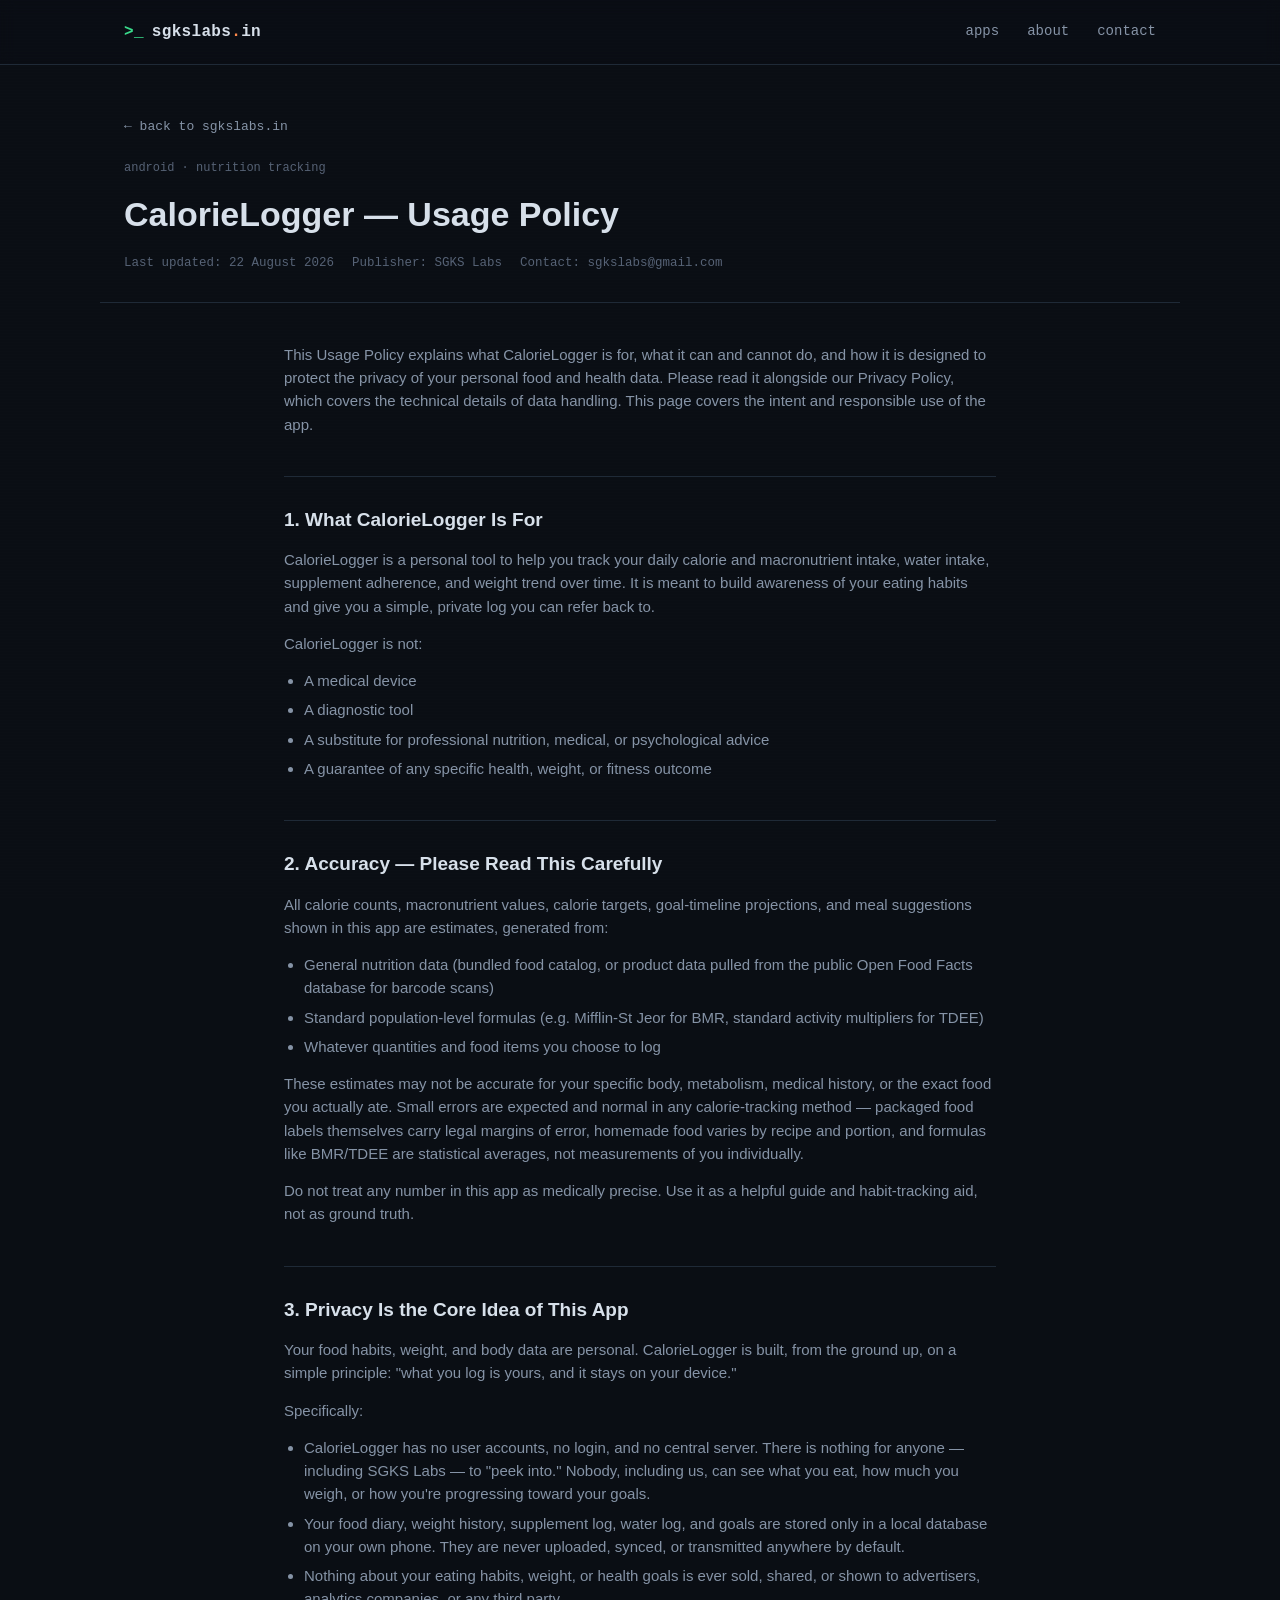
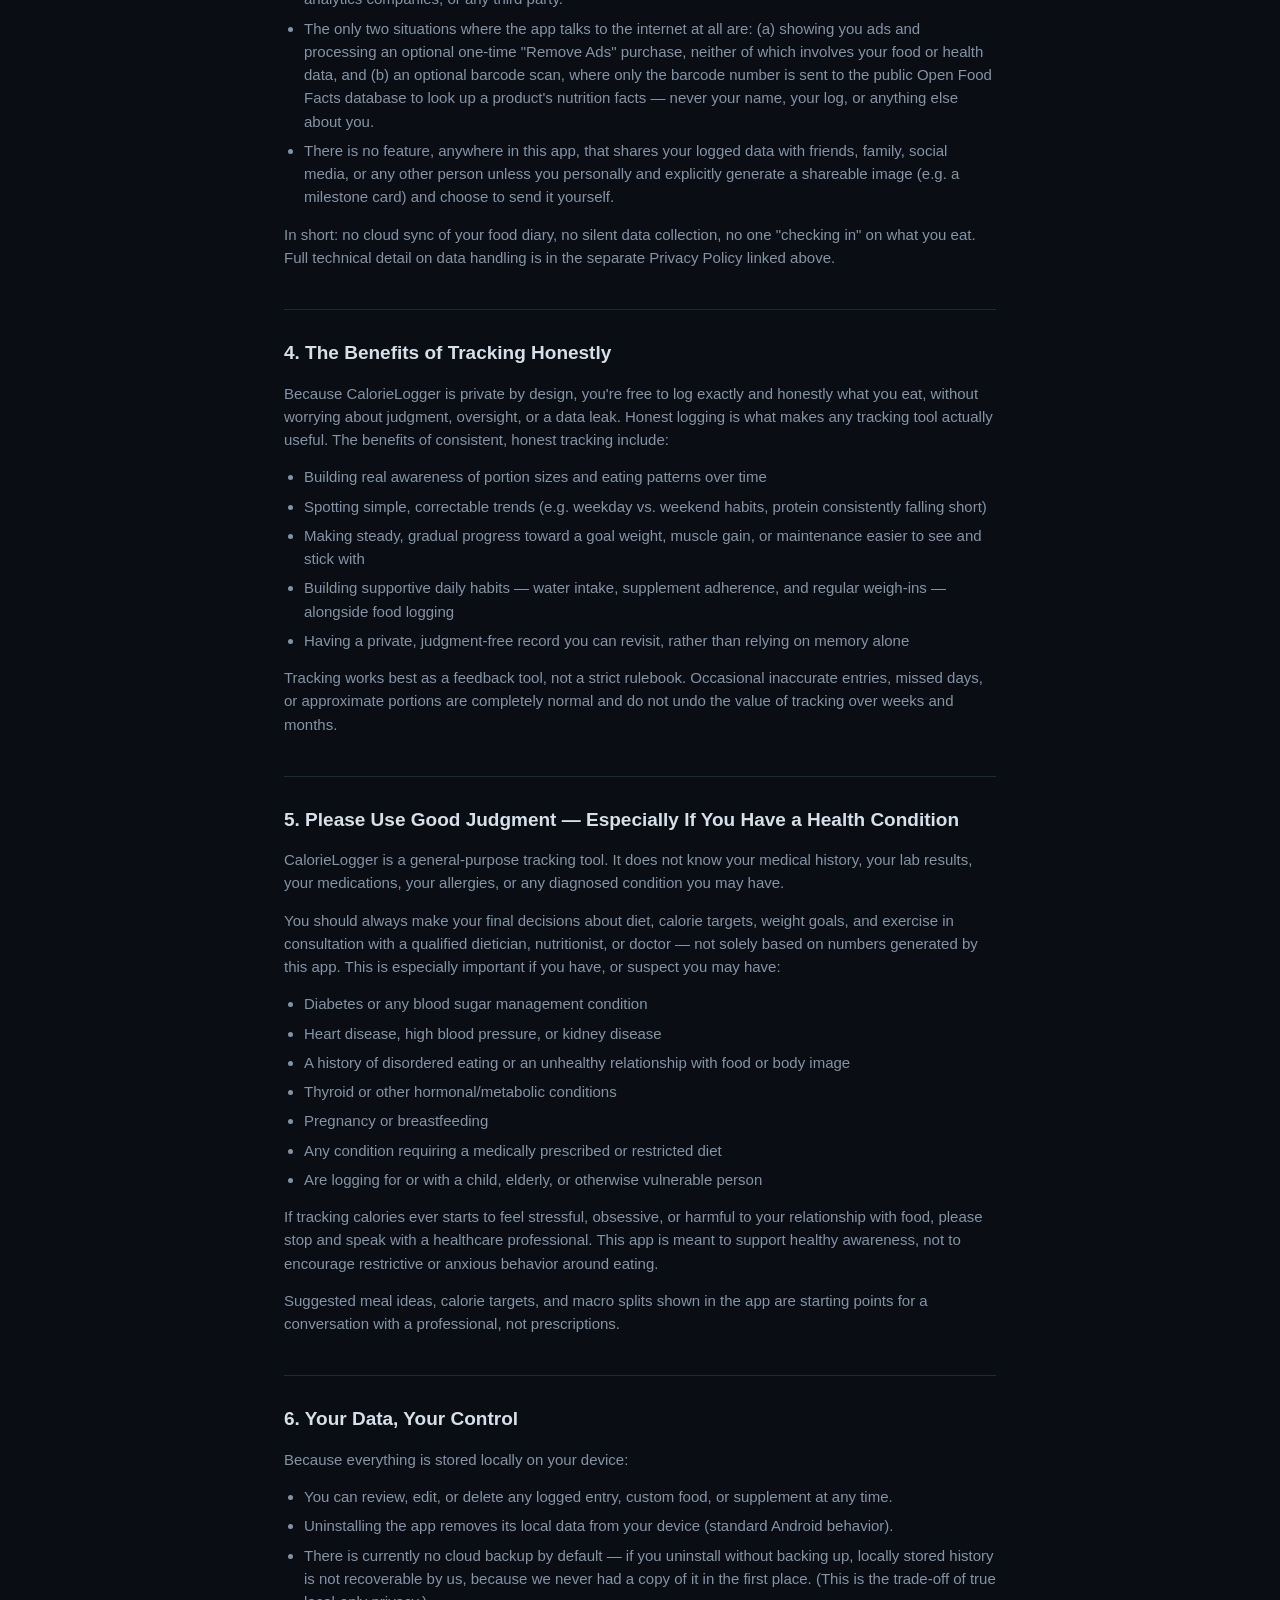
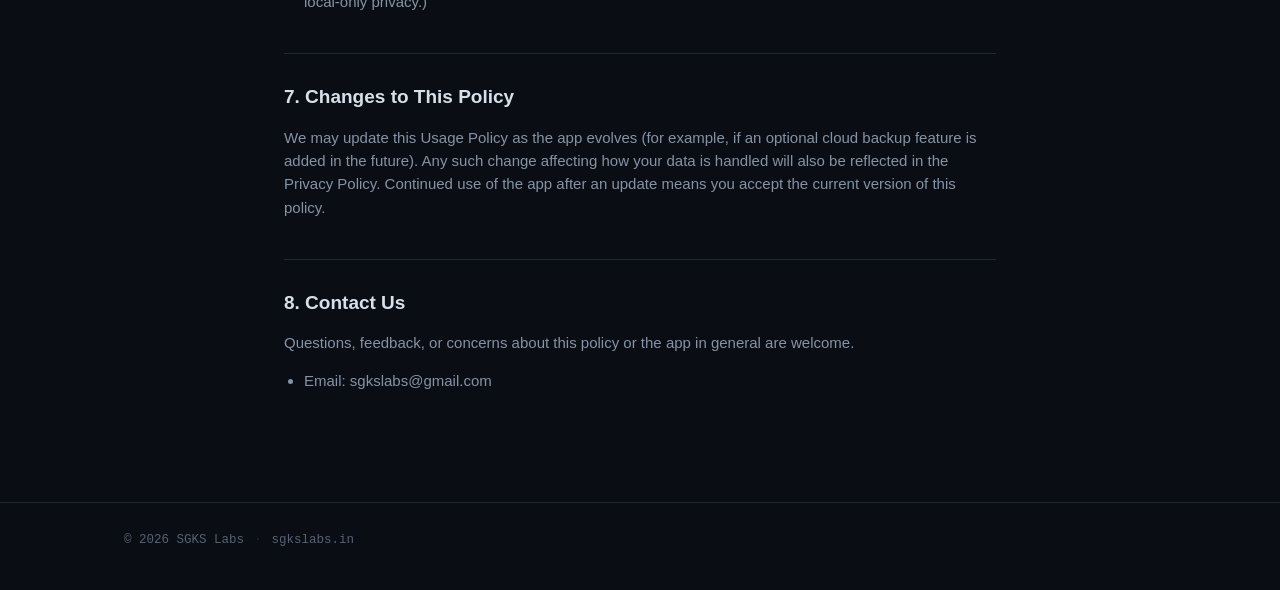
<file: policies/calorielogger-usage.html>
<!DOCTYPE html>
<html lang="en">
<head>
<meta charset="UTF-8">
<meta name="viewport" content="width=device-width, initial-scale=1.0">
<title>CalorieLogger Usage Policy — SGKS Labs</title>
<meta name="description" content="Usage Policy for CalorieLogger: what the app is for, its limits, and responsible use.">
<meta name="robots" content="noindex, follow">
<link rel="icon" type="image/svg+xml" href="../assets/favicon.svg">
<link rel="stylesheet" href="../styles.css">
</head>
<body>

<div class="scanline" aria-hidden="true"></div>

<header class="site-header">
  <div class="wrap header-inner">
    <a href="../index.html#top" class="brand">
      <span class="brand-glyph">&gt;_</span>
      <span class="brand-text">sgkslabs<span class="dot">.</span>in</span>
    </a>
    <nav class="nav">
      <a href="../index.html#apps">apps</a>
      <a href="../index.html#about">about</a>
      <a href="../index.html#contact">contact</a>
    </nav>
  </div>
</header>

<main>

  <section class="policy-hero wrap">
    <a href="../index.html#apps" class="policy-back">&larr; back to sgkslabs.in</a>
    <span class="app-tag">android · nutrition tracking</span>
    <h1>CalorieLogger — Usage Policy</h1>
    <p class="policy-meta">
      <span>Last updated: 22 August 2026</span>
      <span>Publisher: SGKS Labs</span>
      <span>Contact: sgkslabs@gmail.com</span>
    </p>
  </section>

  <article class="policy-doc">

    <p>This Usage Policy explains what CalorieLogger is for, what it can and cannot do, and how it is designed to protect the privacy of your personal food and health data. Please read it alongside our Privacy Policy, which covers the technical details of data handling. This page covers the intent and responsible use of the app.</p>

    <h2>1. What CalorieLogger Is For</h2>
    <p>CalorieLogger is a personal tool to help you track your daily calorie and macronutrient intake, water intake, supplement adherence, and weight trend over time. It is meant to build awareness of your eating habits and give you a simple, private log you can refer back to.</p>
    <p>CalorieLogger is not:</p>
    <ul>
      <li>A medical device</li>
      <li>A diagnostic tool</li>
      <li>A substitute for professional nutrition, medical, or psychological advice</li>
      <li>A guarantee of any specific health, weight, or fitness outcome</li>
    </ul>

    <h2>2. Accuracy — Please Read This Carefully</h2>
    <p>All calorie counts, macronutrient values, calorie targets, goal-timeline projections, and meal suggestions shown in this app are estimates, generated from:</p>
    <ul>
      <li>General nutrition data (bundled food catalog, or product data pulled from the public Open Food Facts database for barcode scans)</li>
      <li>Standard population-level formulas (e.g. Mifflin-St Jeor for BMR, standard activity multipliers for TDEE)</li>
      <li>Whatever quantities and food items you choose to log</li>
    </ul>
    <p>These estimates may not be accurate for your specific body, metabolism, medical history, or the exact food you actually ate. Small errors are expected and normal in any calorie-tracking method — packaged food labels themselves carry legal margins of error, homemade food varies by recipe and portion, and formulas like BMR/TDEE are statistical averages, not measurements of you individually.</p>
    <p>Do not treat any number in this app as medically precise. Use it as a helpful guide and habit-tracking aid, not as ground truth.</p>

    <h2>3. Privacy Is the Core Idea of This App</h2>
    <p>Your food habits, weight, and body data are personal. CalorieLogger is built, from the ground up, on a simple principle: "what you log is yours, and it stays on your device."</p>
    <p>Specifically:</p>
    <ul>
      <li>CalorieLogger has no user accounts, no login, and no central server. There is nothing for anyone — including SGKS Labs — to "peek into." Nobody, including us, can see what you eat, how much you weigh, or how you're progressing toward your goals.</li>
      <li>Your food diary, weight history, supplement log, water log, and goals are stored only in a local database on your own phone. They are never uploaded, synced, or transmitted anywhere by default.</li>
      <li>Nothing about your eating habits, weight, or health goals is ever sold, shared, or shown to advertisers, analytics companies, or any third party.</li>
      <li>The only two situations where the app talks to the internet at all are: (a) showing you ads and processing an optional one-time "Remove Ads" purchase, neither of which involves your food or health data, and (b) an optional barcode scan, where only the barcode number is sent to the public Open Food Facts database to look up a product's nutrition facts — never your name, your log, or anything else about you.</li>
      <li>There is no feature, anywhere in this app, that shares your logged data with friends, family, social media, or any other person unless you personally and explicitly generate a shareable image (e.g. a milestone card) and choose to send it yourself.</li>
    </ul>
    <p>In short: no cloud sync of your food diary, no silent data collection, no one "checking in" on what you eat. Full technical detail on data handling is in the separate Privacy Policy linked above.</p>

    <h2>4. The Benefits of Tracking Honestly</h2>
    <p>Because CalorieLogger is private by design, you're free to log exactly and honestly what you eat, without worrying about judgment, oversight, or a data leak. Honest logging is what makes any tracking tool actually useful. The benefits of consistent, honest tracking include:</p>
    <ul>
      <li>Building real awareness of portion sizes and eating patterns over time</li>
      <li>Spotting simple, correctable trends (e.g. weekday vs. weekend habits, protein consistently falling short)</li>
      <li>Making steady, gradual progress toward a goal weight, muscle gain, or maintenance easier to see and stick with</li>
      <li>Building supportive daily habits — water intake, supplement adherence, and regular weigh-ins — alongside food logging</li>
      <li>Having a private, judgment-free record you can revisit, rather than relying on memory alone</li>
    </ul>
    <p>Tracking works best as a feedback tool, not a strict rulebook. Occasional inaccurate entries, missed days, or approximate portions are completely normal and do not undo the value of tracking over weeks and months.</p>

    <h2>5. Please Use Good Judgment — Especially If You Have a Health Condition</h2>
    <p>CalorieLogger is a general-purpose tracking tool. It does not know your medical history, your lab results, your medications, your allergies, or any diagnosed condition you may have.</p>
    <p>You should always make your final decisions about diet, calorie targets, weight goals, and exercise in consultation with a qualified dietician, nutritionist, or doctor — not solely based on numbers generated by this app. This is especially important if you have, or suspect you may have:</p>
    <ul>
      <li>Diabetes or any blood sugar management condition</li>
      <li>Heart disease, high blood pressure, or kidney disease</li>
      <li>A history of disordered eating or an unhealthy relationship with food or body image</li>
      <li>Thyroid or other hormonal/metabolic conditions</li>
      <li>Pregnancy or breastfeeding</li>
      <li>Any condition requiring a medically prescribed or restricted diet</li>
      <li>Are logging for or with a child, elderly, or otherwise vulnerable person</li>
    </ul>
    <p>If tracking calories ever starts to feel stressful, obsessive, or harmful to your relationship with food, please stop and speak with a healthcare professional. This app is meant to support healthy awareness, not to encourage restrictive or anxious behavior around eating.</p>
    <p>Suggested meal ideas, calorie targets, and macro splits shown in the app are starting points for a conversation with a professional, not prescriptions.</p>

    <h2>6. Your Data, Your Control</h2>
    <p>Because everything is stored locally on your device:</p>
    <ul>
      <li>You can review, edit, or delete any logged entry, custom food, or supplement at any time.</li>
      <li>Uninstalling the app removes its local data from your device (standard Android behavior).</li>
      <li>There is currently no cloud backup by default — if you uninstall without backing up, locally stored history is not recoverable by us, because we never had a copy of it in the first place. (This is the trade-off of true local-only privacy.)</li>
    </ul>

    <h2>7. Changes to This Policy</h2>
    <p>We may update this Usage Policy as the app evolves (for example, if an optional cloud backup feature is added in the future). Any such change affecting how your data is handled will also be reflected in the Privacy Policy. Continued use of the app after an update means you accept the current version of this policy.</p>

    <h2>8. Contact Us</h2>
    <p>Questions, feedback, or concerns about this policy or the app in general are welcome.</p>
    <ul>
      <li>Email: sgkslabs@gmail.com</li>
    </ul>

  </article>

</main>

<footer class="site-footer">
  <div class="wrap footer-inner">
    <span>© <span id="year"></span> SGKS Labs</span>
    <span class="footer-sep">·</span>
    <span>sgkslabs.in</span>
  </div>
</footer>

<script src="../script.js"></script>
</body>
</html>
</file>
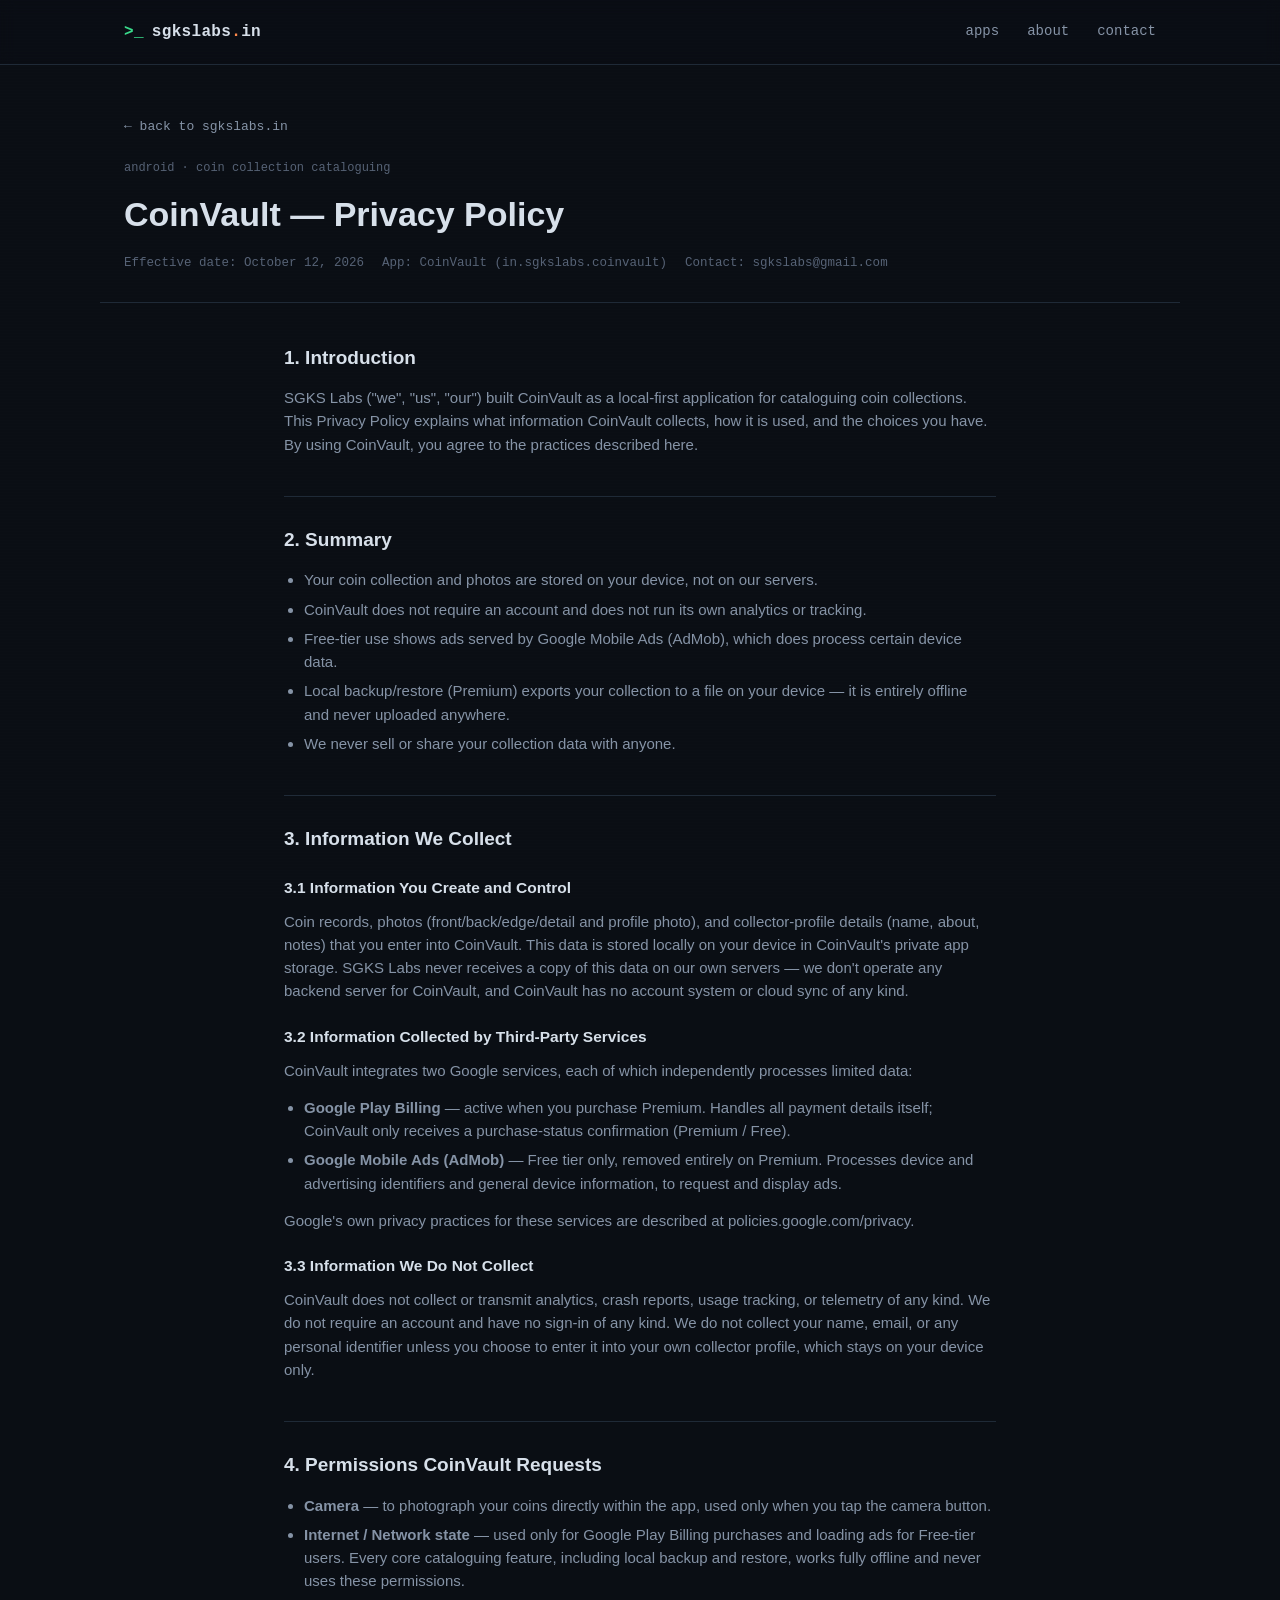
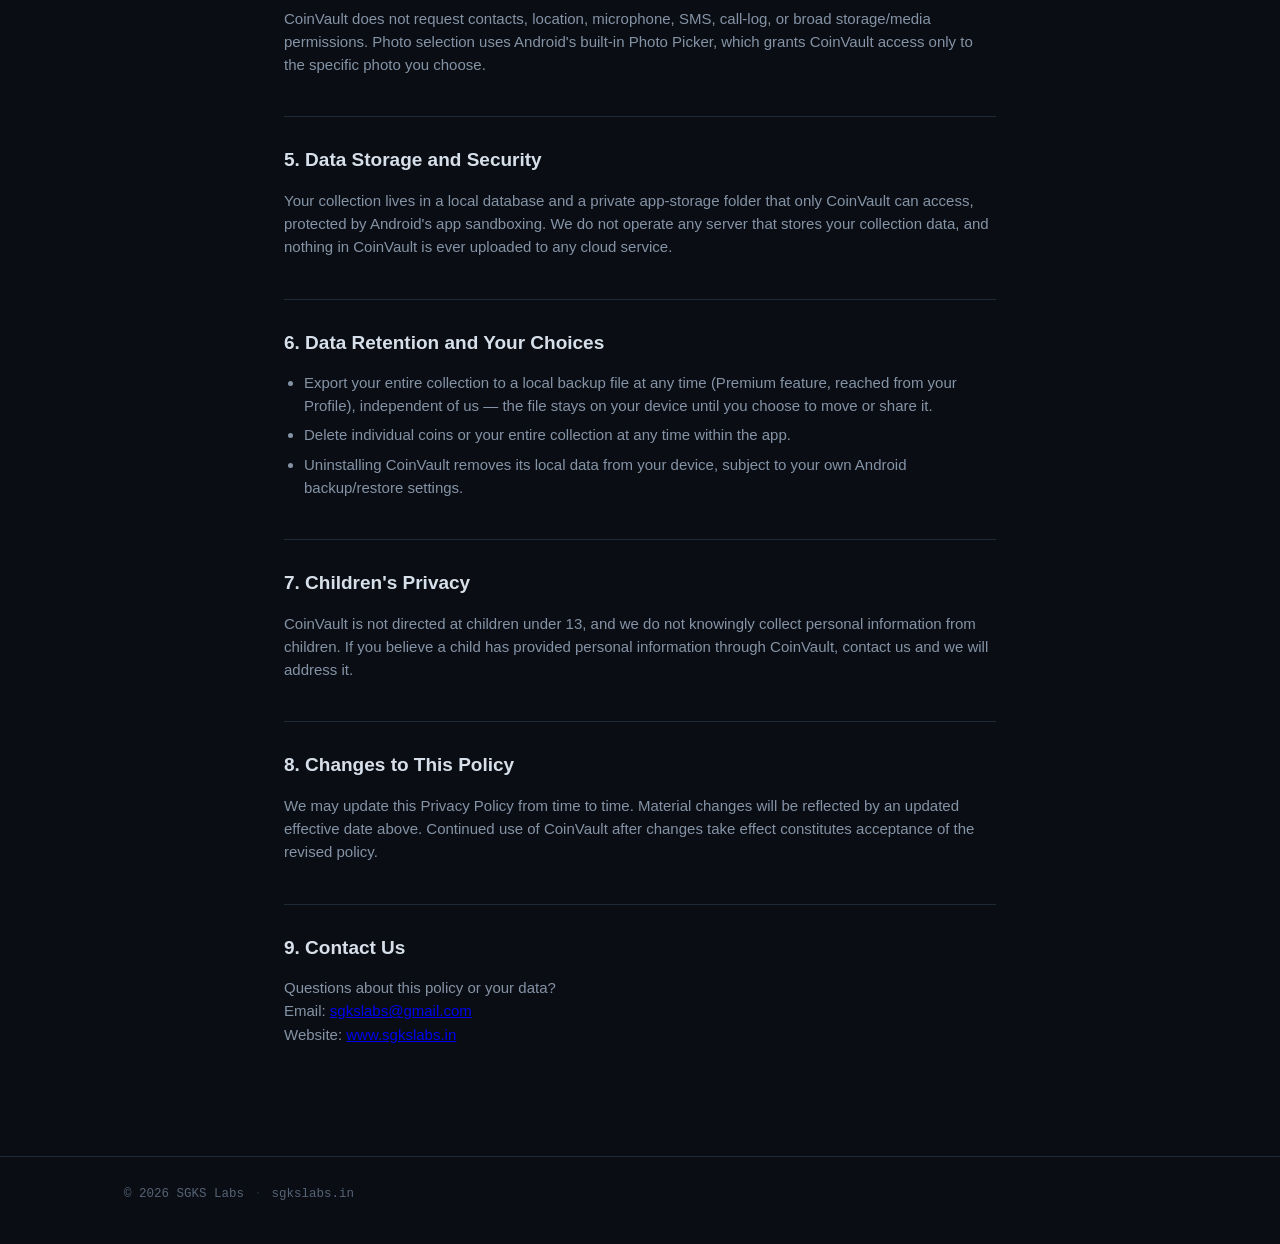
<file: policies/coinvault-privacy.html>
<!DOCTYPE html>
<html lang="en">
<head>
<meta charset="UTF-8">
<meta name="viewport" content="width=device-width, initial-scale=1.0">
<title>CoinVault Privacy Policy — SGKS Labs</title>
<meta name="description" content="Privacy Policy for CoinVault, the coin collection cataloguing Android app by SGKS Labs.">
<meta name="robots" content="noindex, follow">
<link rel="icon" type="image/svg+xml" href="../assets/favicon.svg">
<link rel="stylesheet" href="../styles.css">
</head>
<body>

<div class="scanline" aria-hidden="true"></div>

<header class="site-header">
  <div class="wrap header-inner">
    <a href="../index.html#top" class="brand">
      <span class="brand-glyph">&gt;_</span>
      <span class="brand-text">sgkslabs<span class="dot">.</span>in</span>
    </a>
    <nav class="nav">
      <a href="../index.html#apps">apps</a>
      <a href="../index.html#about">about</a>
      <a href="../index.html#contact">contact</a>
    </nav>
  </div>
</header>

<main>

  <section class="policy-hero wrap">
    <a href="../index.html#apps" class="policy-back">&larr; back to sgkslabs.in</a>
    <span class="app-tag">android · coin collection cataloguing</span>
    <h1>CoinVault — Privacy Policy</h1>
    <p class="policy-meta">
      <span>Effective date: October 12, 2026</span>
      <span>App: CoinVault (in.sgkslabs.coinvault)</span>
      <span>Contact: sgkslabs@gmail.com</span>
    </p>
  </section>

  <article class="policy-doc">

    <h2>1. Introduction</h2>
    <p>SGKS Labs ("we", "us", "our") built CoinVault as a local-first application for cataloguing coin collections. This Privacy Policy explains what information CoinVault collects, how it is used, and the choices you have. By using CoinVault, you agree to the practices described here.</p>

    <h2>2. Summary</h2>
    <ul>
      <li>Your coin collection and photos are stored on your device, not on our servers.</li>
      <li>CoinVault does not require an account and does not run its own analytics or tracking.</li>
      <li>Free-tier use shows ads served by Google Mobile Ads (AdMob), which does process certain device data.</li>
      <li>Local backup/restore (Premium) exports your collection to a file on your device — it is entirely offline and never uploaded anywhere.</li>
      <li>We never sell or share your collection data with anyone.</li>
    </ul>

    <h2>3. Information We Collect</h2>

    <h3>3.1 Information You Create and Control</h3>
    <p>Coin records, photos (front/back/edge/detail and profile photo), and collector-profile details (name, about, notes) that you enter into CoinVault. This data is stored locally on your device in CoinVault's private app storage. SGKS Labs never receives a copy of this data on our own servers — we don't operate any backend server for CoinVault, and CoinVault has no account system or cloud sync of any kind.</p>

    <h3>3.2 Information Collected by Third-Party Services</h3>
    <p>CoinVault integrates two Google services, each of which independently processes limited data:</p>
    <ul>
      <li><strong>Google Play Billing</strong> — active when you purchase Premium. Handles all payment details itself; CoinVault only receives a purchase-status confirmation (Premium / Free).</li>
      <li><strong>Google Mobile Ads (AdMob)</strong> — Free tier only, removed entirely on Premium. Processes device and advertising identifiers and general device information, to request and display ads.</li>
    </ul>
    <p>Google's own privacy practices for these services are described at policies.google.com/privacy.</p>

    <h3>3.3 Information We Do Not Collect</h3>
    <p>CoinVault does not collect or transmit analytics, crash reports, usage tracking, or telemetry of any kind. We do not require an account and have no sign-in of any kind. We do not collect your name, email, or any personal identifier unless you choose to enter it into your own collector profile, which stays on your device only.</p>

    <h2>4. Permissions CoinVault Requests</h2>
    <ul>
      <li><strong>Camera</strong> — to photograph your coins directly within the app, used only when you tap the camera button.</li>
      <li><strong>Internet / Network state</strong> — used only for Google Play Billing purchases and loading ads for Free-tier users. Every core cataloguing feature, including local backup and restore, works fully offline and never uses these permissions.</li>
    </ul>
    <p>CoinVault does not request contacts, location, microphone, SMS, call-log, or broad storage/media permissions. Photo selection uses Android's built-in Photo Picker, which grants CoinVault access only to the specific photo you choose.</p>

    <h2>5. Data Storage and Security</h2>
    <p>Your collection lives in a local database and a private app-storage folder that only CoinVault can access, protected by Android's app sandboxing. We do not operate any server that stores your collection data, and nothing in CoinVault is ever uploaded to any cloud service.</p>

    <h2>6. Data Retention and Your Choices</h2>
    <ul>
      <li>Export your entire collection to a local backup file at any time (Premium feature, reached from your Profile), independent of us — the file stays on your device until you choose to move or share it.</li>
      <li>Delete individual coins or your entire collection at any time within the app.</li>
      <li>Uninstalling CoinVault removes its local data from your device, subject to your own Android backup/restore settings.</li>
    </ul>

    <h2>7. Children's Privacy</h2>
    <p>CoinVault is not directed at children under 13, and we do not knowingly collect personal information from children. If you believe a child has provided personal information through CoinVault, contact us and we will address it.</p>

    <h2>8. Changes to This Policy</h2>
    <p>We may update this Privacy Policy from time to time. Material changes will be reflected by an updated effective date above. Continued use of CoinVault after changes take effect constitutes acceptance of the revised policy.</p>

    <h2>9. Contact Us</h2>
    <p>Questions about this policy or your data?<br>
    Email: <a href="mailto:sgkslabs@gmail.com">sgkslabs@gmail.com</a><br>
    Website: <a href="https://www.sgkslabs.in">www.sgkslabs.in</a></p>

  </article>

</main>

<footer class="site-footer">
  <div class="wrap footer-inner">
    <span>© <span id="year"></span> SGKS Labs</span>
    <span class="footer-sep">·</span>
    <span>sgkslabs.in</span>
  </div>
</footer>

<script src="../script.js"></script>
</body>
</html>
</file>
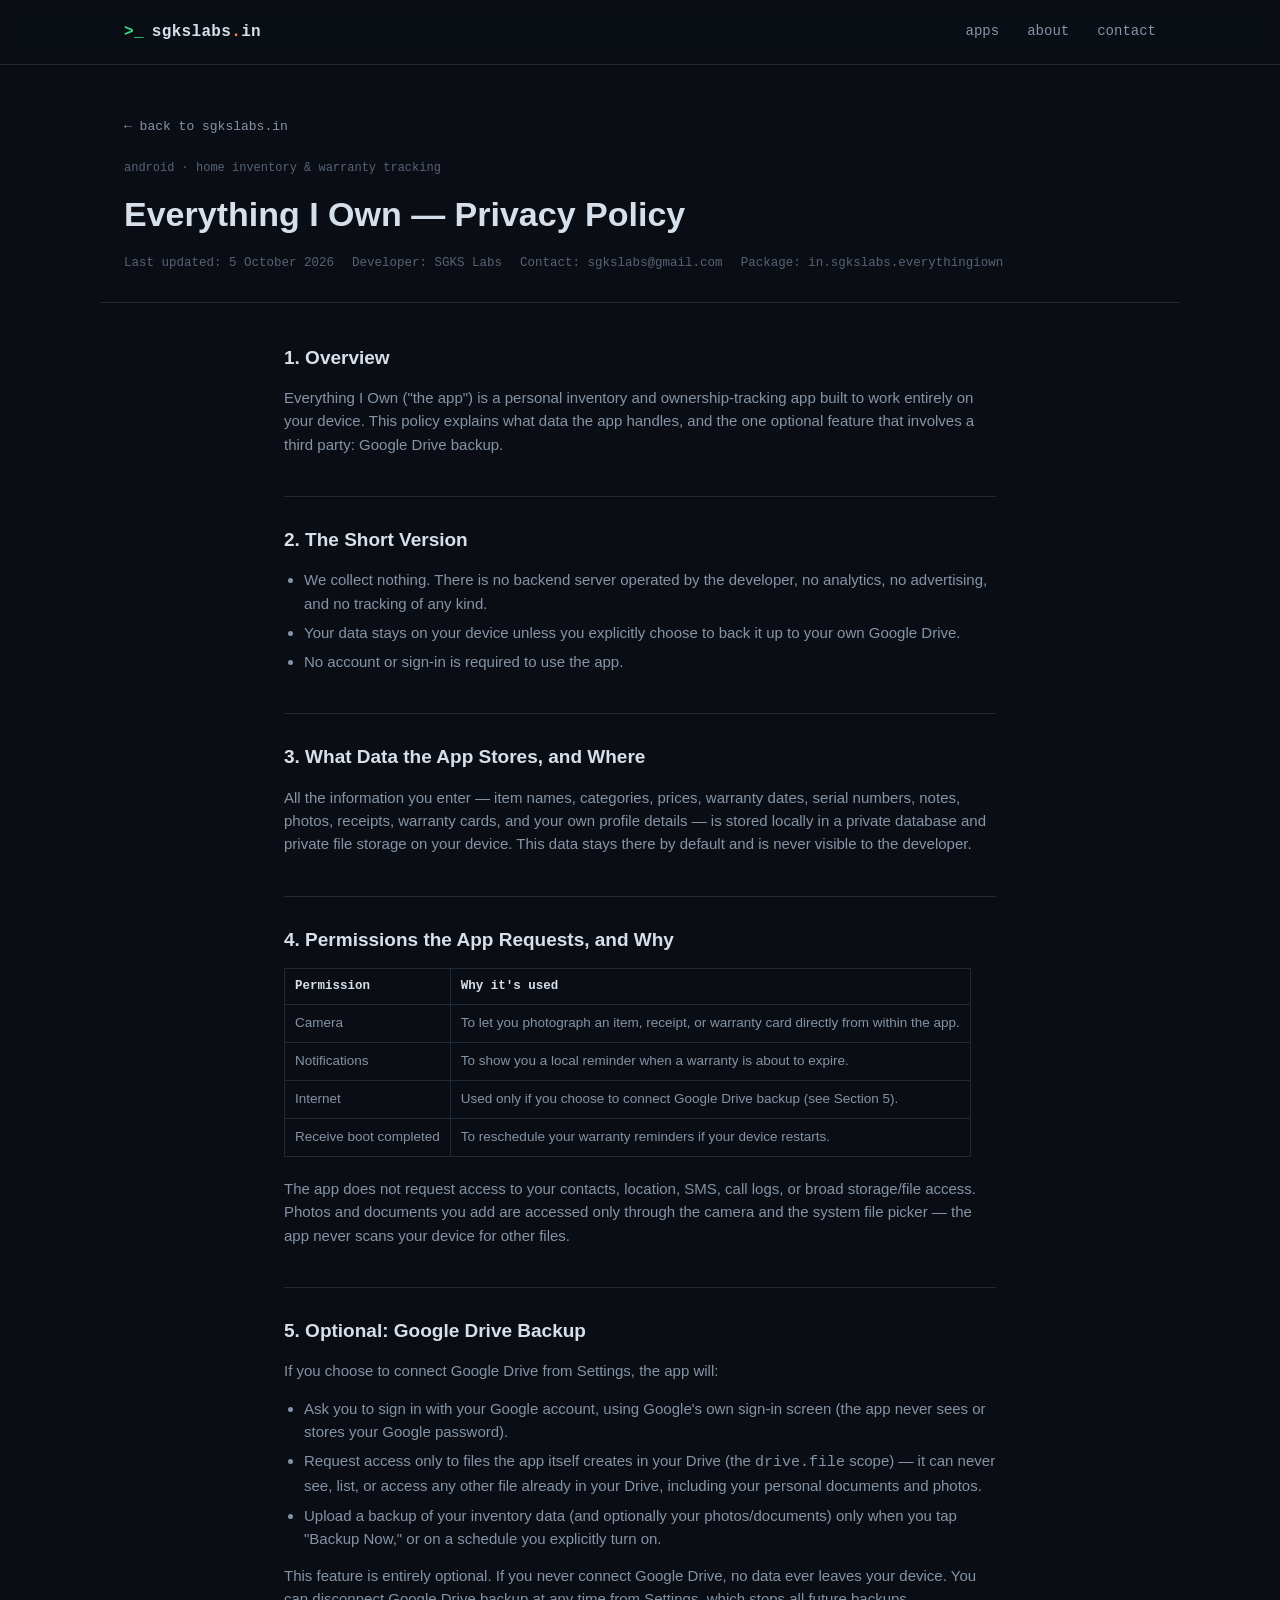
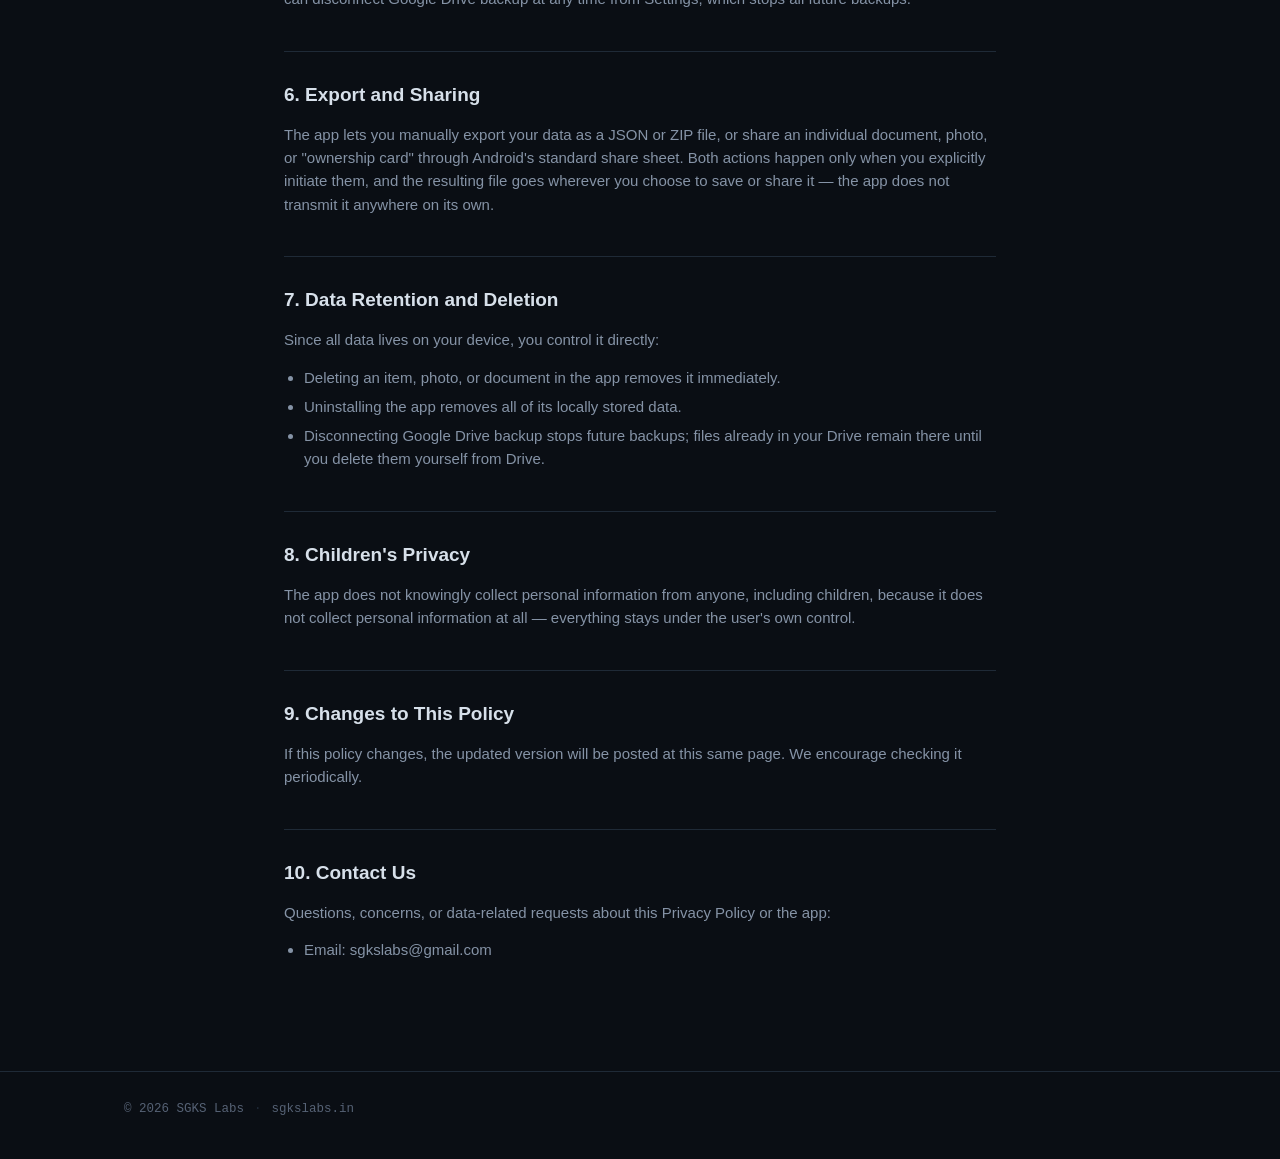
<file: policies/everythingiown-privacy.html>
<!DOCTYPE html>
<html lang="en">
<head>
<meta charset="UTF-8">
<meta name="viewport" content="width=device-width, initial-scale=1.0">
<title>Everything I Own Privacy Policy — SGKS Labs</title>
<meta name="description" content="Privacy Policy for Everything I Own, the on-device home inventory and warranty tracking Android app by SGKS Labs.">
<meta name="robots" content="noindex, follow">
<link rel="icon" type="image/svg+xml" href="../assets/favicon.svg">
<link rel="stylesheet" href="../styles.css">
</head>
<body>

<div class="scanline" aria-hidden="true"></div>

<header class="site-header">
  <div class="wrap header-inner">
    <a href="../index.html#top" class="brand">
      <span class="brand-glyph">&gt;_</span>
      <span class="brand-text">sgkslabs<span class="dot">.</span>in</span>
    </a>
    <nav class="nav">
      <a href="../index.html#apps">apps</a>
      <a href="../index.html#about">about</a>
      <a href="../index.html#contact">contact</a>
    </nav>
  </div>
</header>

<main>

  <section class="policy-hero wrap">
    <a href="../index.html#apps" class="policy-back">&larr; back to sgkslabs.in</a>
    <span class="app-tag">android · home inventory &amp; warranty tracking</span>
    <h1>Everything I Own — Privacy Policy</h1>
    <p class="policy-meta">
      <span>Last updated: 5 October 2026</span>
      <span>Developer: SGKS Labs</span>
      <span>Contact: sgkslabs@gmail.com</span>
      <span>Package: in.sgkslabs.everythingiown</span>
    </p>
  </section>

  <article class="policy-doc">

    <h2>1. Overview</h2>
    <p>Everything I Own ("the app") is a personal inventory and ownership-tracking app built to work entirely on your device. This policy explains what data the app handles, and the one optional feature that involves a third party: Google Drive backup.</p>

    <h2>2. The Short Version</h2>
    <ul>
      <li>We collect nothing. There is no backend server operated by the developer, no analytics, no advertising, and no tracking of any kind.</li>
      <li>Your data stays on your device unless you explicitly choose to back it up to your own Google Drive.</li>
      <li>No account or sign-in is required to use the app.</li>
    </ul>

    <h2>3. What Data the App Stores, and Where</h2>
    <p>All the information you enter — item names, categories, prices, warranty dates, serial numbers, notes, photos, receipts, warranty cards, and your own profile details — is stored locally in a private database and private file storage on your device. This data stays there by default and is never visible to the developer.</p>

    <h2>4. Permissions the App Requests, and Why</h2>
    <table>
      <thead>
        <tr><th>Permission</th><th>Why it's used</th></tr>
      </thead>
      <tbody>
        <tr>
          <td>Camera</td>
          <td>To let you photograph an item, receipt, or warranty card directly from within the app.</td>
        </tr>
        <tr>
          <td>Notifications</td>
          <td>To show you a local reminder when a warranty is about to expire.</td>
        </tr>
        <tr>
          <td>Internet</td>
          <td>Used only if you choose to connect Google Drive backup (see Section 5).</td>
        </tr>
        <tr>
          <td>Receive boot completed</td>
          <td>To reschedule your warranty reminders if your device restarts.</td>
        </tr>
      </tbody>
    </table>
    <p>The app does not request access to your contacts, location, SMS, call logs, or broad storage/file access. Photos and documents you add are accessed only through the camera and the system file picker — the app never scans your device for other files.</p>

    <h2>5. Optional: Google Drive Backup</h2>
    <p>If you choose to connect Google Drive from Settings, the app will:</p>
    <ul>
      <li>Ask you to sign in with your Google account, using Google's own sign-in screen (the app never sees or stores your Google password).</li>
      <li>Request access only to files the app itself creates in your Drive (the <code>drive.file</code> scope) — it can never see, list, or access any other file already in your Drive, including your personal documents and photos.</li>
      <li>Upload a backup of your inventory data (and optionally your photos/documents) only when you tap "Backup Now," or on a schedule you explicitly turn on.</li>
    </ul>
    <p>This feature is entirely optional. If you never connect Google Drive, no data ever leaves your device. You can disconnect Google Drive backup at any time from Settings, which stops all future backups.</p>

    <h2>6. Export and Sharing</h2>
    <p>The app lets you manually export your data as a JSON or ZIP file, or share an individual document, photo, or "ownership card" through Android's standard share sheet. Both actions happen only when you explicitly initiate them, and the resulting file goes wherever you choose to save or share it — the app does not transmit it anywhere on its own.</p>

    <h2>7. Data Retention and Deletion</h2>
    <p>Since all data lives on your device, you control it directly:</p>
    <ul>
      <li>Deleting an item, photo, or document in the app removes it immediately.</li>
      <li>Uninstalling the app removes all of its locally stored data.</li>
      <li>Disconnecting Google Drive backup stops future backups; files already in your Drive remain there until you delete them yourself from Drive.</li>
    </ul>

    <h2>8. Children's Privacy</h2>
    <p>The app does not knowingly collect personal information from anyone, including children, because it does not collect personal information at all — everything stays under the user's own control.</p>

    <h2>9. Changes to This Policy</h2>
    <p>If this policy changes, the updated version will be posted at this same page. We encourage checking it periodically.</p>

    <h2>10. Contact Us</h2>
    <p>Questions, concerns, or data-related requests about this Privacy Policy or the app:</p>
    <ul>
      <li>Email: sgkslabs@gmail.com</li>
    </ul>

  </article>

</main>

<footer class="site-footer">
  <div class="wrap footer-inner">
    <span>© <span id="year"></span> SGKS Labs</span>
    <span class="footer-sep">·</span>
    <span>sgkslabs.in</span>
  </div>
</footer>

<script src="../script.js"></script>
</body>
</html>
</file>
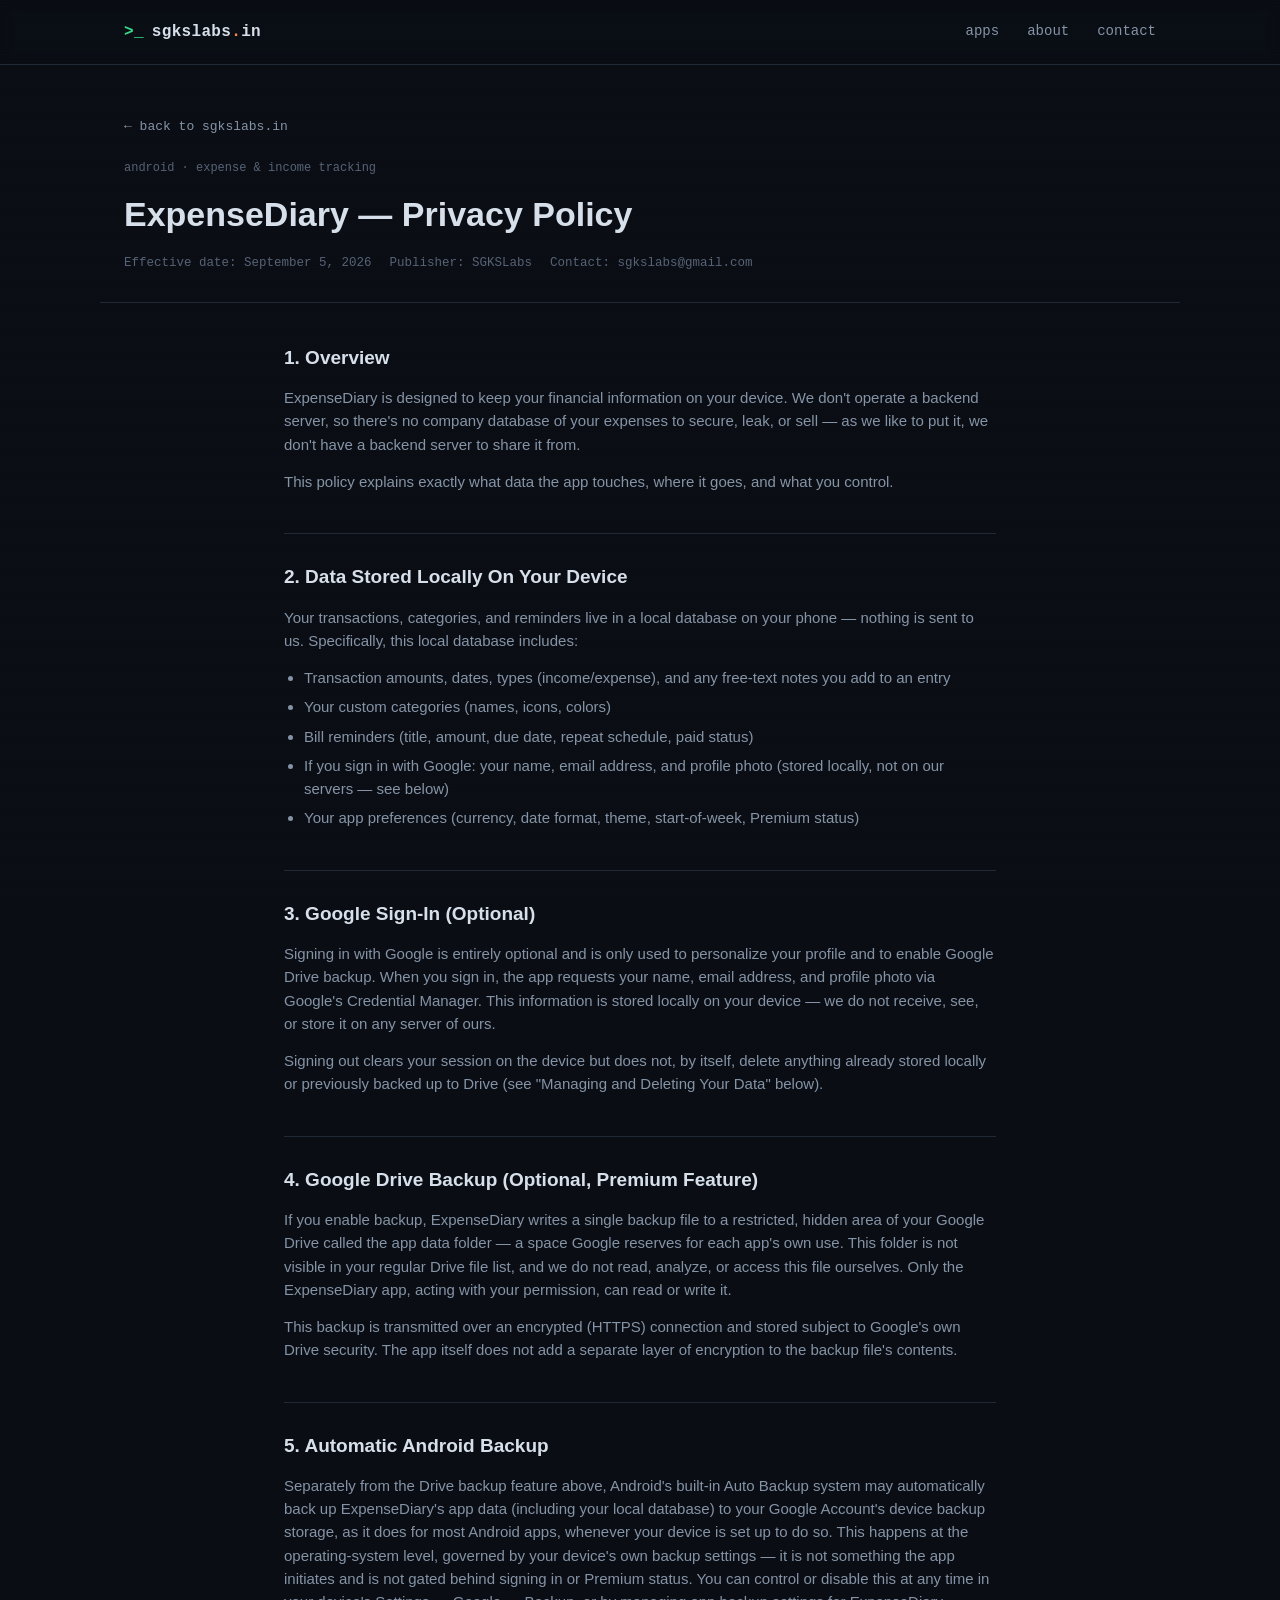
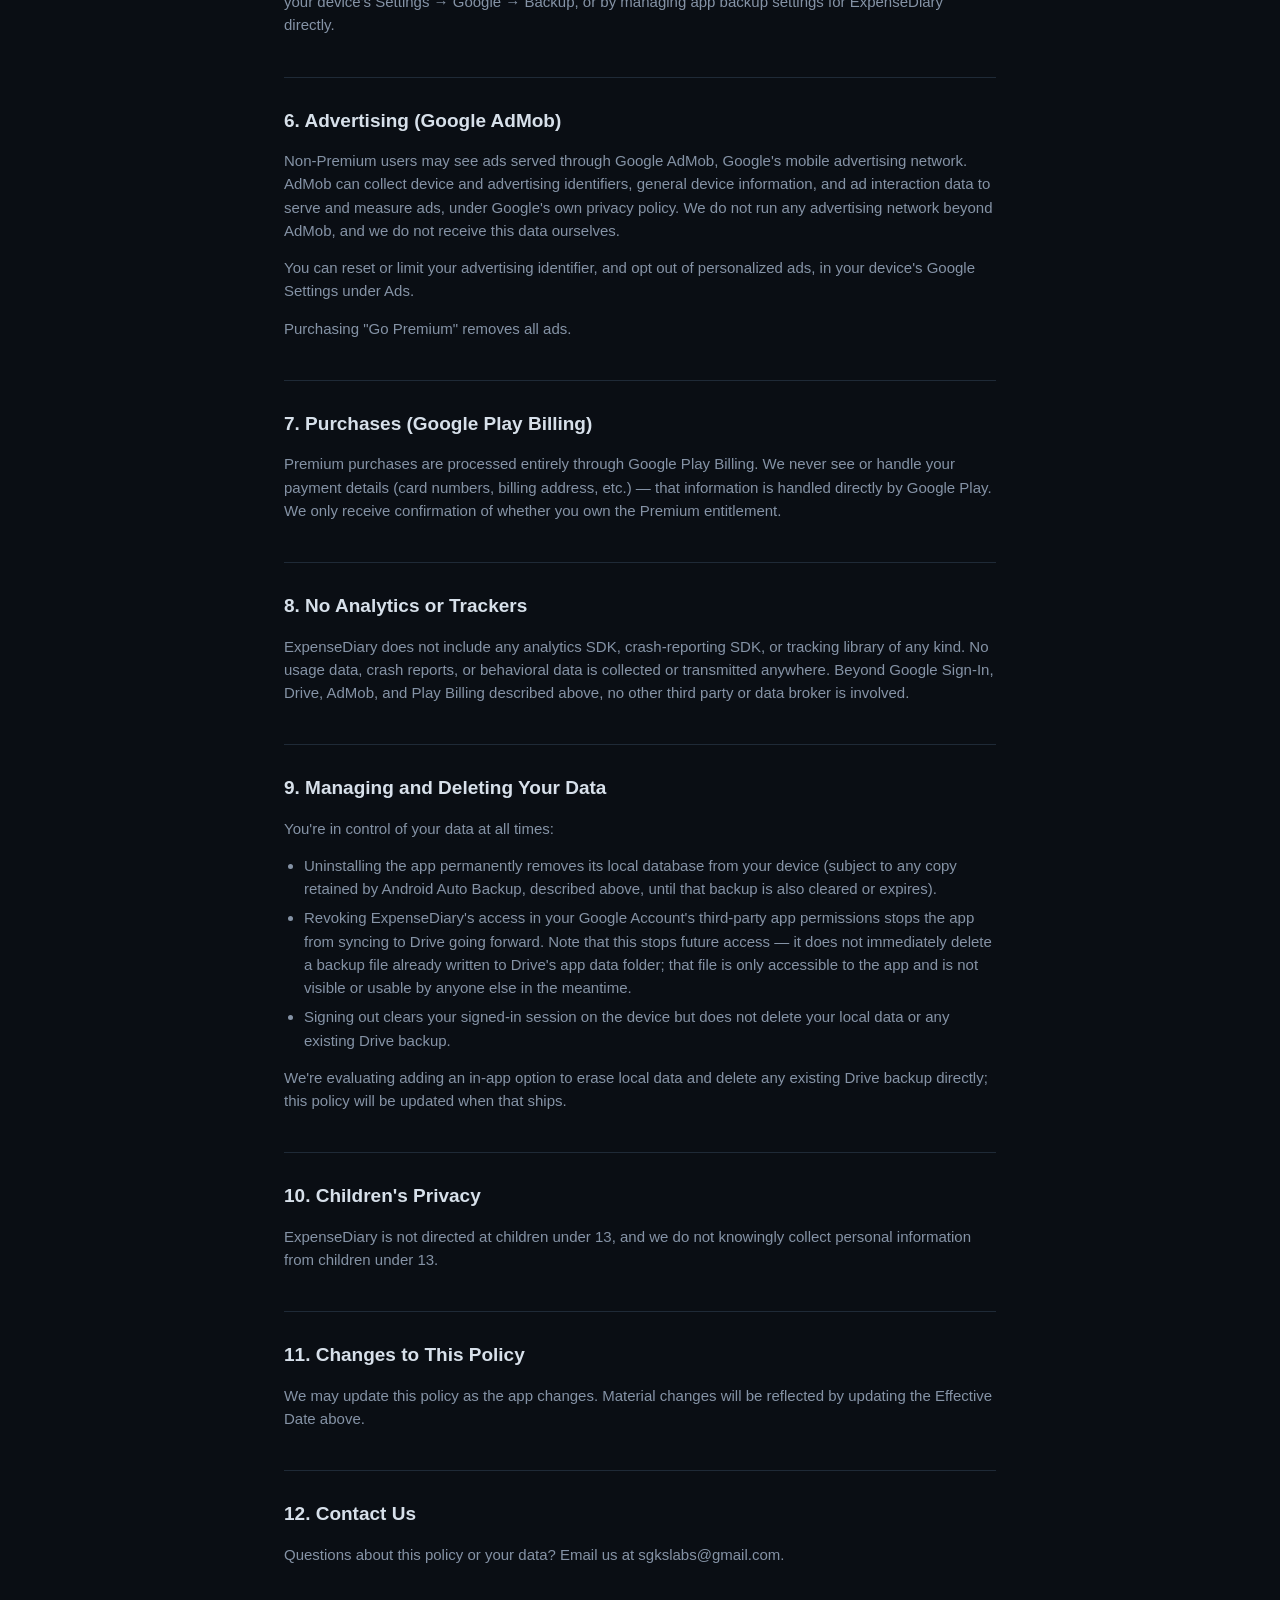
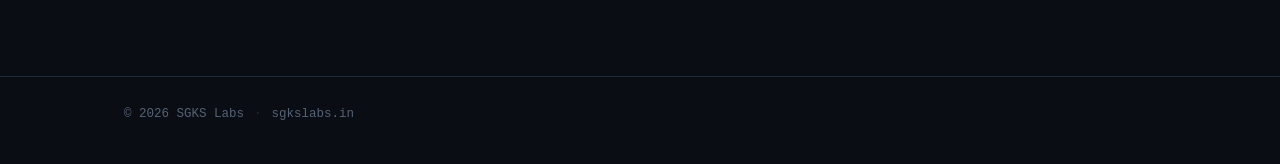
<file: policies/expensediary-privacy.html>
<!DOCTYPE html>
<html lang="en">
<head>
<meta charset="UTF-8">
<meta name="viewport" content="width=device-width, initial-scale=1.0">
<title>ExpenseDiary Privacy Policy — SGKS Labs</title>
<meta name="description" content="Privacy Policy for ExpenseDiary, the on-device expense and income tracking Android app by SGKS Labs.">
<meta name="robots" content="noindex, follow">
<link rel="icon" type="image/svg+xml" href="../assets/favicon.svg">
<link rel="stylesheet" href="../styles.css">
</head>
<body>

<div class="scanline" aria-hidden="true"></div>

<header class="site-header">
  <div class="wrap header-inner">
    <a href="../index.html#top" class="brand">
      <span class="brand-glyph">&gt;_</span>
      <span class="brand-text">sgkslabs<span class="dot">.</span>in</span>
    </a>
    <nav class="nav">
      <a href="../index.html#apps">apps</a>
      <a href="../index.html#about">about</a>
      <a href="../index.html#contact">contact</a>
    </nav>
  </div>
</header>

<main>

  <section class="policy-hero wrap">
    <a href="../index.html#apps" class="policy-back">&larr; back to sgkslabs.in</a>
    <span class="app-tag">android · expense &amp; income tracking</span>
    <h1>ExpenseDiary — Privacy Policy</h1>
    <p class="policy-meta">
      <span>Effective date: September 5, 2026</span>
      <span>Publisher: SGKSLabs</span>
      <span>Contact: sgkslabs@gmail.com</span>
    </p>
  </section>

  <article class="policy-doc">

    <h2>1. Overview</h2>
    <p>ExpenseDiary is designed to keep your financial information on your device. We don't operate a backend server, so there's no company database of your expenses to secure, leak, or sell — as we like to put it, we don't have a backend server to share it from.</p>
    <p>This policy explains exactly what data the app touches, where it goes, and what you control.</p>

    <h2>2. Data Stored Locally On Your Device</h2>
    <p>Your transactions, categories, and reminders live in a local database on your phone — nothing is sent to us. Specifically, this local database includes:</p>
    <ul>
      <li>Transaction amounts, dates, types (income/expense), and any free-text notes you add to an entry</li>
      <li>Your custom categories (names, icons, colors)</li>
      <li>Bill reminders (title, amount, due date, repeat schedule, paid status)</li>
      <li>If you sign in with Google: your name, email address, and profile photo (stored locally, not on our servers — see below)</li>
      <li>Your app preferences (currency, date format, theme, start-of-week, Premium status)</li>
    </ul>

    <h2>3. Google Sign-In (Optional)</h2>
    <p>Signing in with Google is entirely optional and is only used to personalize your profile and to enable Google Drive backup. When you sign in, the app requests your name, email address, and profile photo via Google's Credential Manager. This information is stored locally on your device — we do not receive, see, or store it on any server of ours.</p>
    <p>Signing out clears your session on the device but does not, by itself, delete anything already stored locally or previously backed up to Drive (see "Managing and Deleting Your Data" below).</p>

    <h2>4. Google Drive Backup (Optional, Premium Feature)</h2>
    <p>If you enable backup, ExpenseDiary writes a single backup file to a restricted, hidden area of your Google Drive called the app data folder — a space Google reserves for each app's own use. This folder is not visible in your regular Drive file list, and we do not read, analyze, or access this file ourselves. Only the ExpenseDiary app, acting with your permission, can read or write it.</p>
    <p>This backup is transmitted over an encrypted (HTTPS) connection and stored subject to Google's own Drive security. The app itself does not add a separate layer of encryption to the backup file's contents.</p>

    <h2>5. Automatic Android Backup</h2>
    <p>Separately from the Drive backup feature above, Android's built-in Auto Backup system may automatically back up ExpenseDiary's app data (including your local database) to your Google Account's device backup storage, as it does for most Android apps, whenever your device is set up to do so. This happens at the operating-system level, governed by your device's own backup settings — it is not something the app initiates and is not gated behind signing in or Premium status. You can control or disable this at any time in your device's Settings → Google → Backup, or by managing app backup settings for ExpenseDiary directly.</p>

    <h2>6. Advertising (Google AdMob)</h2>
    <p>Non-Premium users may see ads served through Google AdMob, Google's mobile advertising network. AdMob can collect device and advertising identifiers, general device information, and ad interaction data to serve and measure ads, under Google's own privacy policy. We do not run any advertising network beyond AdMob, and we do not receive this data ourselves.</p>
    <p>You can reset or limit your advertising identifier, and opt out of personalized ads, in your device's Google Settings under Ads.</p>
    <p>Purchasing "Go Premium" removes all ads.</p>

    <h2>7. Purchases (Google Play Billing)</h2>
    <p>Premium purchases are processed entirely through Google Play Billing. We never see or handle your payment details (card numbers, billing address, etc.) — that information is handled directly by Google Play. We only receive confirmation of whether you own the Premium entitlement.</p>

    <h2>8. No Analytics or Trackers</h2>
    <p>ExpenseDiary does not include any analytics SDK, crash-reporting SDK, or tracking library of any kind. No usage data, crash reports, or behavioral data is collected or transmitted anywhere. Beyond Google Sign-In, Drive, AdMob, and Play Billing described above, no other third party or data broker is involved.</p>

    <h2>9. Managing and Deleting Your Data</h2>
    <p>You're in control of your data at all times:</p>
    <ul>
      <li>Uninstalling the app permanently removes its local database from your device (subject to any copy retained by Android Auto Backup, described above, until that backup is also cleared or expires).</li>
      <li>Revoking ExpenseDiary's access in your Google Account's third-party app permissions stops the app from syncing to Drive going forward. Note that this stops future access — it does not immediately delete a backup file already written to Drive's app data folder; that file is only accessible to the app and is not visible or usable by anyone else in the meantime.</li>
      <li>Signing out clears your signed-in session on the device but does not delete your local data or any existing Drive backup.</li>
    </ul>
    <p>We're evaluating adding an in-app option to erase local data and delete any existing Drive backup directly; this policy will be updated when that ships.</p>

    <h2>10. Children's Privacy</h2>
    <p>ExpenseDiary is not directed at children under 13, and we do not knowingly collect personal information from children under 13.</p>

    <h2>11. Changes to This Policy</h2>
    <p>We may update this policy as the app changes. Material changes will be reflected by updating the Effective Date above.</p>

    <h2>12. Contact Us</h2>
    <p>Questions about this policy or your data? Email us at sgkslabs@gmail.com.</p>

  </article>

</main>

<footer class="site-footer">
  <div class="wrap footer-inner">
    <span>© <span id="year"></span> SGKS Labs</span>
    <span class="footer-sep">·</span>
    <span>sgkslabs.in</span>
  </div>
</footer>

<script src="../script.js"></script>
</body>
</html>
</file>
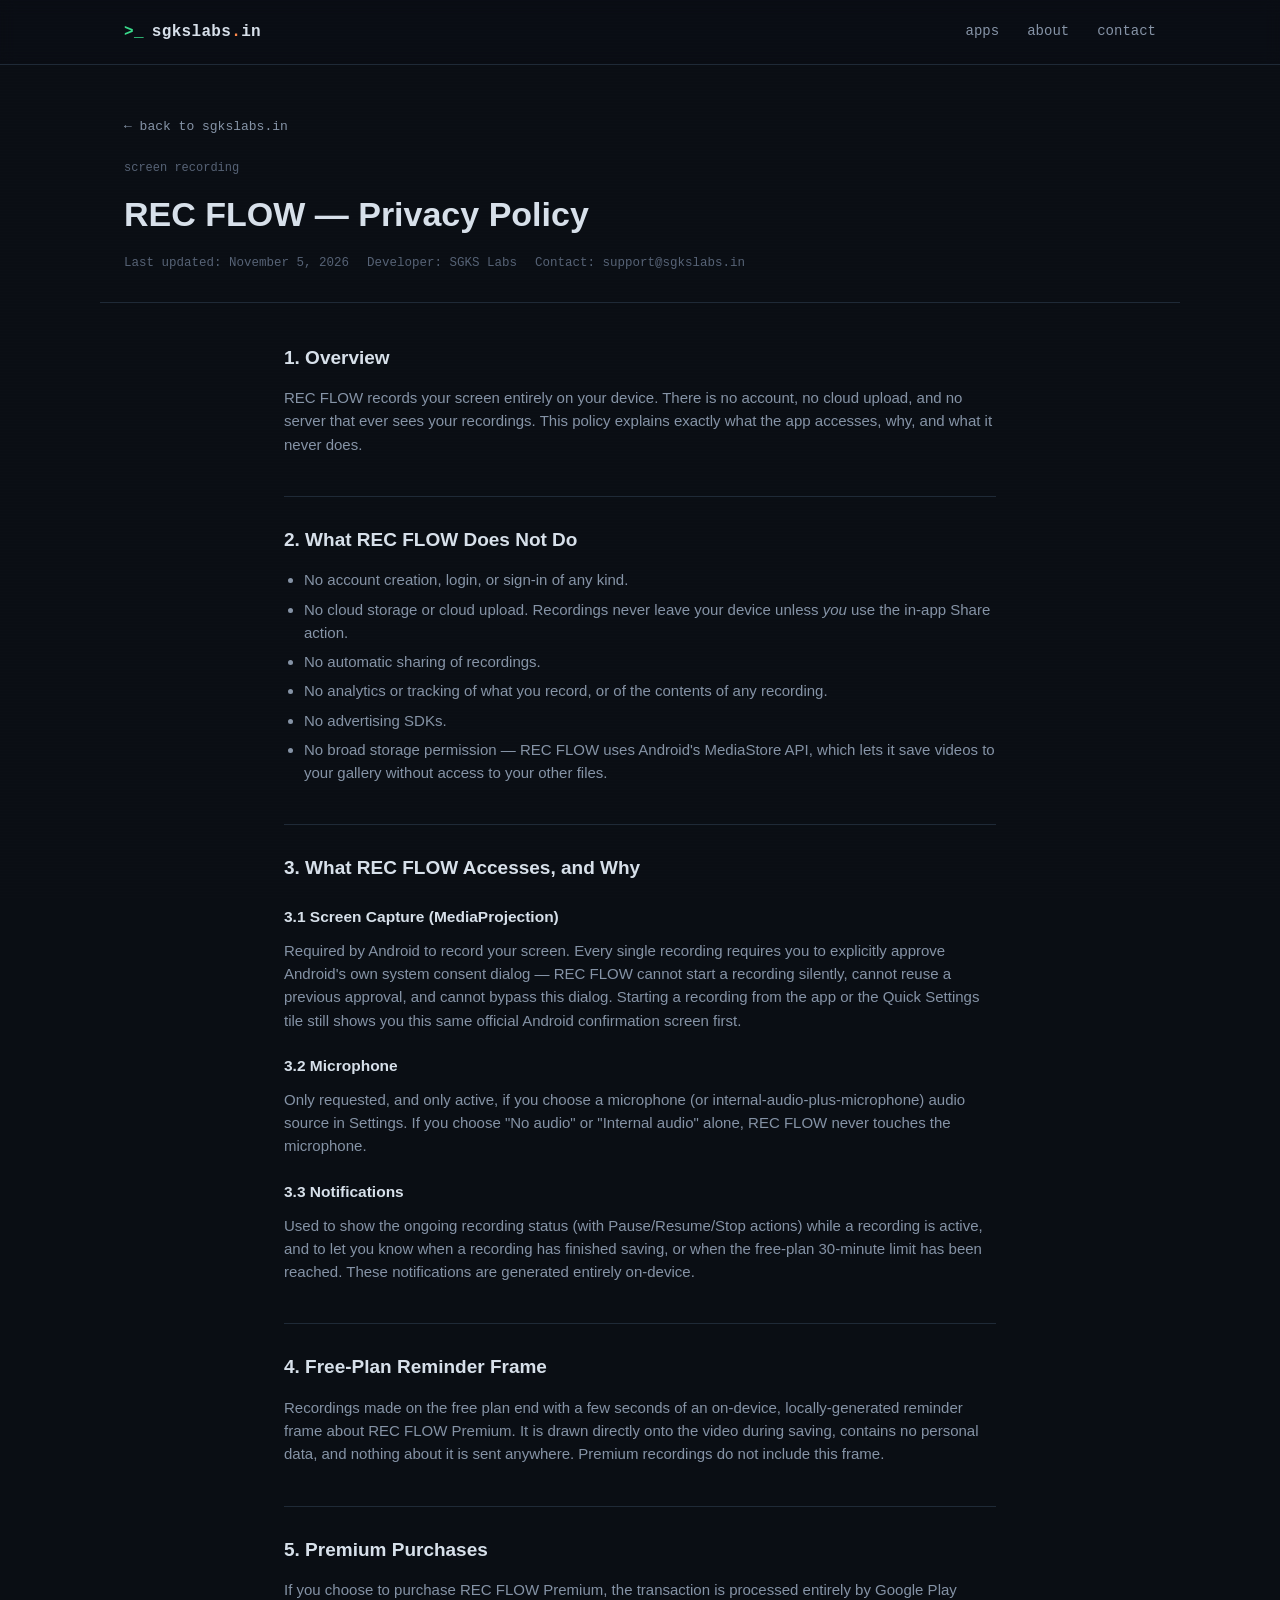
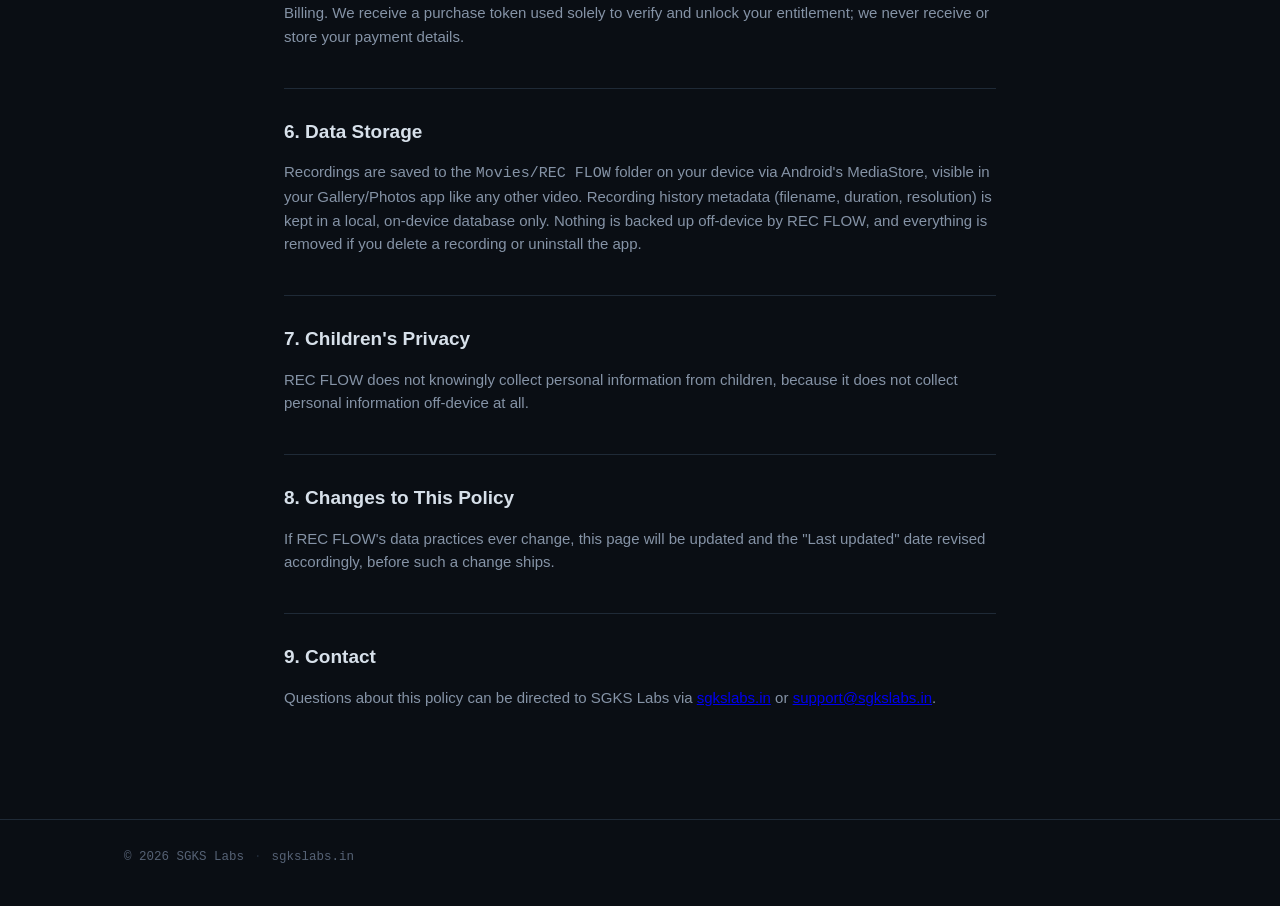
<file: policies/recflow-privacy.html>
<!DOCTYPE html>
<html lang="en">
<head>
<meta charset="UTF-8">
<meta name="viewport" content="width=device-width, initial-scale=1.0">
<title>REC FLOW Privacy Policy — SGKS Labs</title>
<meta name="description" content="Privacy Policy for REC FLOW, the screen recording Android app by SGKS Labs.">
<meta name="robots" content="noindex, follow">
<link rel="icon" type="image/svg+xml" href="../assets/favicon.svg">
<link rel="stylesheet" href="../styles.css">
</head>
<body>

<div class="scanline" aria-hidden="true"></div>

<header class="site-header">
  <div class="wrap header-inner">
    <a href="../index.html#top" class="brand">
      <span class="brand-glyph">&gt;_</span>
      <span class="brand-text">sgkslabs<span class="dot">.</span>in</span>
    </a>
    <nav class="nav">
      <a href="../index.html#apps">apps</a>
      <a href="../index.html#about">about</a>
      <a href="../index.html#contact">contact</a>
    </nav>
  </div>
</header>

<main>

  <section class="policy-hero wrap">
    <a href="../index.html#apps" class="policy-back">&larr; back to sgkslabs.in</a>
    <span class="app-tag">screen recording</span>
    <h1>REC FLOW — Privacy Policy</h1>
    <p class="policy-meta">
      <span>Last updated: November 5, 2026</span>
      <span>Developer: SGKS Labs</span>
      <span>Contact: support@sgkslabs.in</span>
    </p>
  </section>

  <article class="policy-doc">

    <h2>1. Overview</h2>
    <p>REC FLOW records your screen entirely on your device. There is no account, no cloud upload, and no server that ever sees your recordings. This policy explains exactly what the app accesses, why, and what it never does.</p>

    <h2>2. What REC FLOW Does Not Do</h2>
    <ul>
      <li>No account creation, login, or sign-in of any kind.</li>
      <li>No cloud storage or cloud upload. Recordings never leave your device unless <em>you</em> use the in-app Share action.</li>
      <li>No automatic sharing of recordings.</li>
      <li>No analytics or tracking of what you record, or of the contents of any recording.</li>
      <li>No advertising SDKs.</li>
      <li>No broad storage permission &mdash; REC FLOW uses Android's MediaStore API, which lets it save videos to your gallery without access to your other files.</li>
    </ul>

    <h2>3. What REC FLOW Accesses, and Why</h2>

    <h3>3.1 Screen Capture (MediaProjection)</h3>
    <p>Required by Android to record your screen. Every single recording requires you to explicitly approve Android's own system consent dialog &mdash; REC FLOW cannot start a recording silently, cannot reuse a previous approval, and cannot bypass this dialog. Starting a recording from the app or the Quick Settings tile still shows you this same official Android confirmation screen first.</p>

    <h3>3.2 Microphone</h3>
    <p>Only requested, and only active, if you choose a microphone (or internal-audio-plus-microphone) audio source in Settings. If you choose "No audio" or "Internal audio" alone, REC FLOW never touches the microphone.</p>

    <h3>3.3 Notifications</h3>
    <p>Used to show the ongoing recording status (with Pause/Resume/Stop actions) while a recording is active, and to let you know when a recording has finished saving, or when the free-plan 30-minute limit has been reached. These notifications are generated entirely on-device.</p>

    <h2>4. Free-Plan Reminder Frame</h2>
    <p>Recordings made on the free plan end with a few seconds of an on-device, locally-generated reminder frame about REC FLOW Premium. It is drawn directly onto the video during saving, contains no personal data, and nothing about it is sent anywhere. Premium recordings do not include this frame.</p>

    <h2>5. Premium Purchases</h2>
    <p>If you choose to purchase REC FLOW Premium, the transaction is processed entirely by Google Play Billing. We receive a purchase token used solely to verify and unlock your entitlement; we never receive or store your payment details.</p>

    <h2>6. Data Storage</h2>
    <p>Recordings are saved to the <code>Movies/REC FLOW</code> folder on your device via Android's MediaStore, visible in your Gallery/Photos app like any other video. Recording history metadata (filename, duration, resolution) is kept in a local, on-device database only. Nothing is backed up off-device by REC FLOW, and everything is removed if you delete a recording or uninstall the app.</p>

    <h2>7. Children's Privacy</h2>
    <p>REC FLOW does not knowingly collect personal information from children, because it does not collect personal information off-device at all.</p>

    <h2>8. Changes to This Policy</h2>
    <p>If REC FLOW's data practices ever change, this page will be updated and the "Last updated" date revised accordingly, before such a change ships.</p>

    <h2>9. Contact</h2>
    <p>Questions about this policy can be directed to SGKS Labs via <a href="https://sgkslabs.in">sgkslabs.in</a> or <a href="mailto:support@sgkslabs.in">support@sgkslabs.in</a>.</p>

  </article>

</main>

<footer class="site-footer">
  <div class="wrap footer-inner">
    <span>© <span id="year"></span> SGKS Labs</span>
    <span class="footer-sep">·</span>
    <span>sgkslabs.in</span>
  </div>
</footer>

<script src="../script.js"></script>
</body>
</html>
</file>
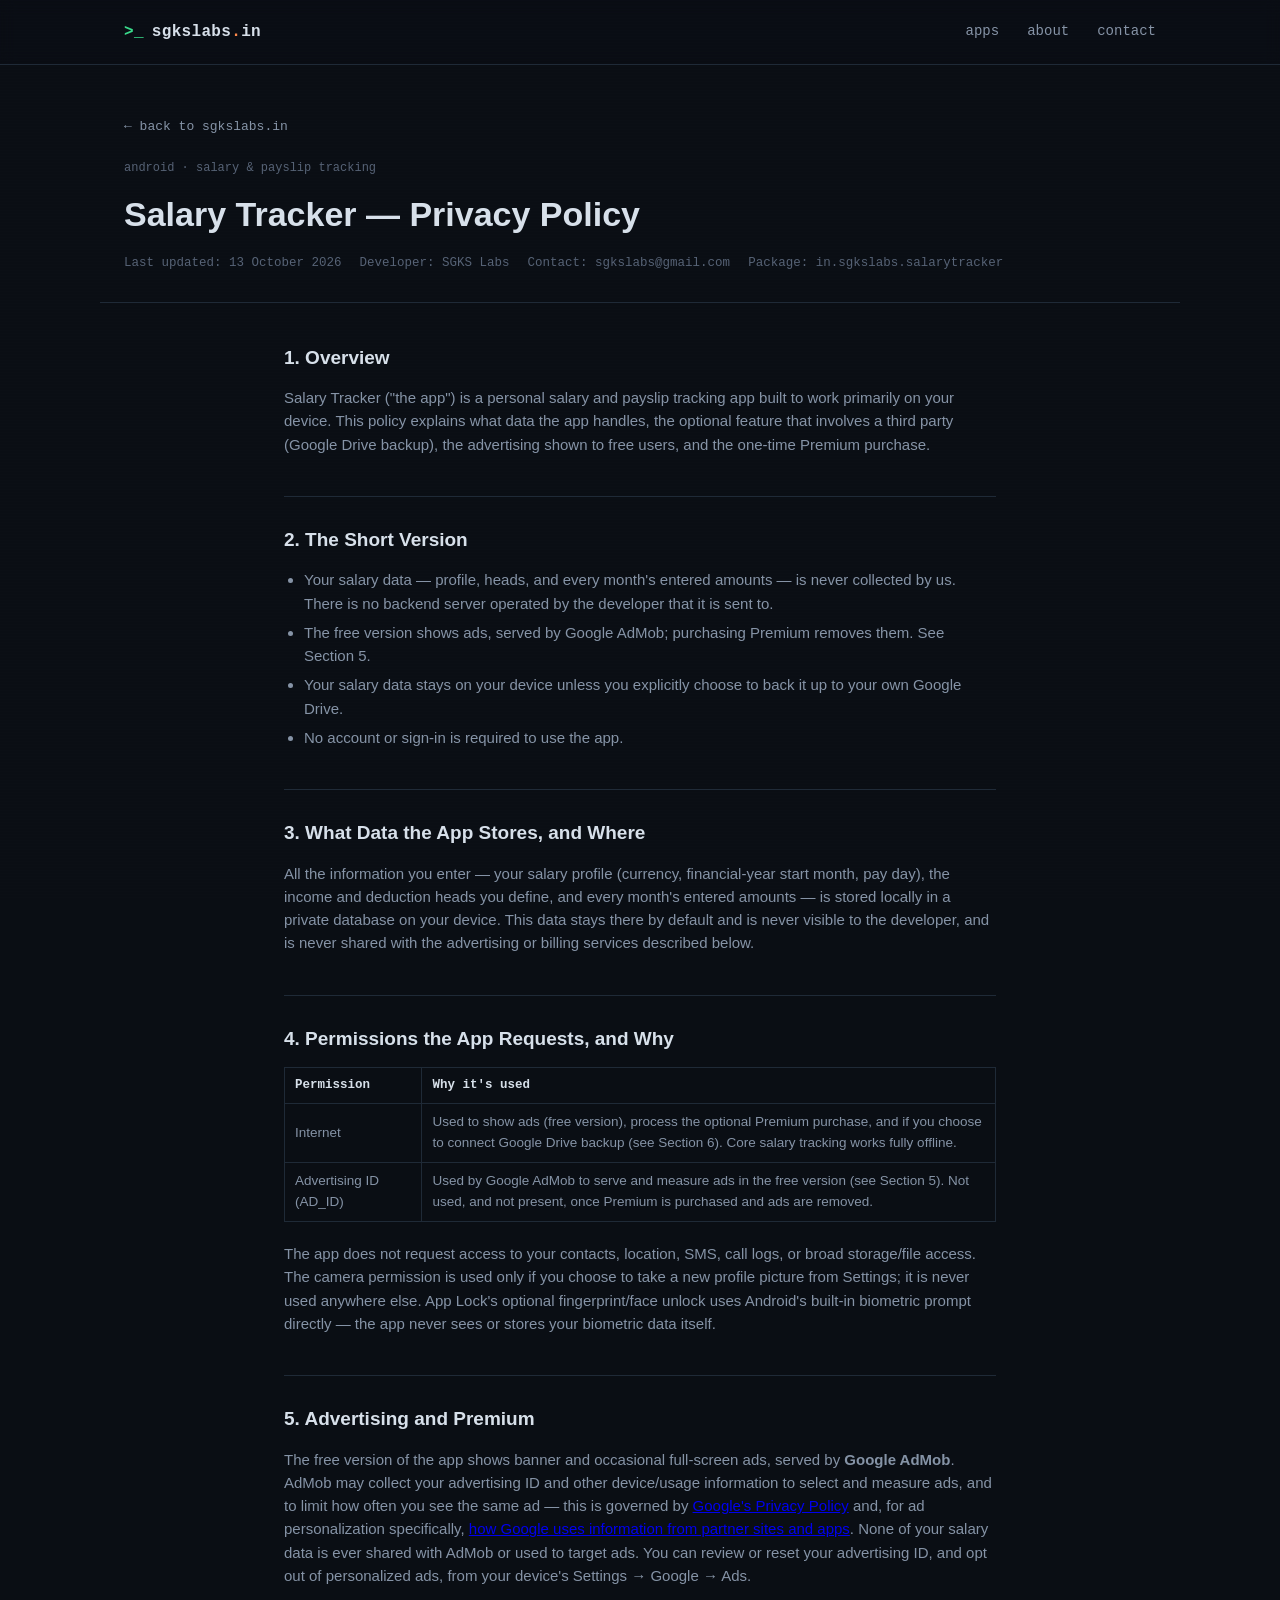
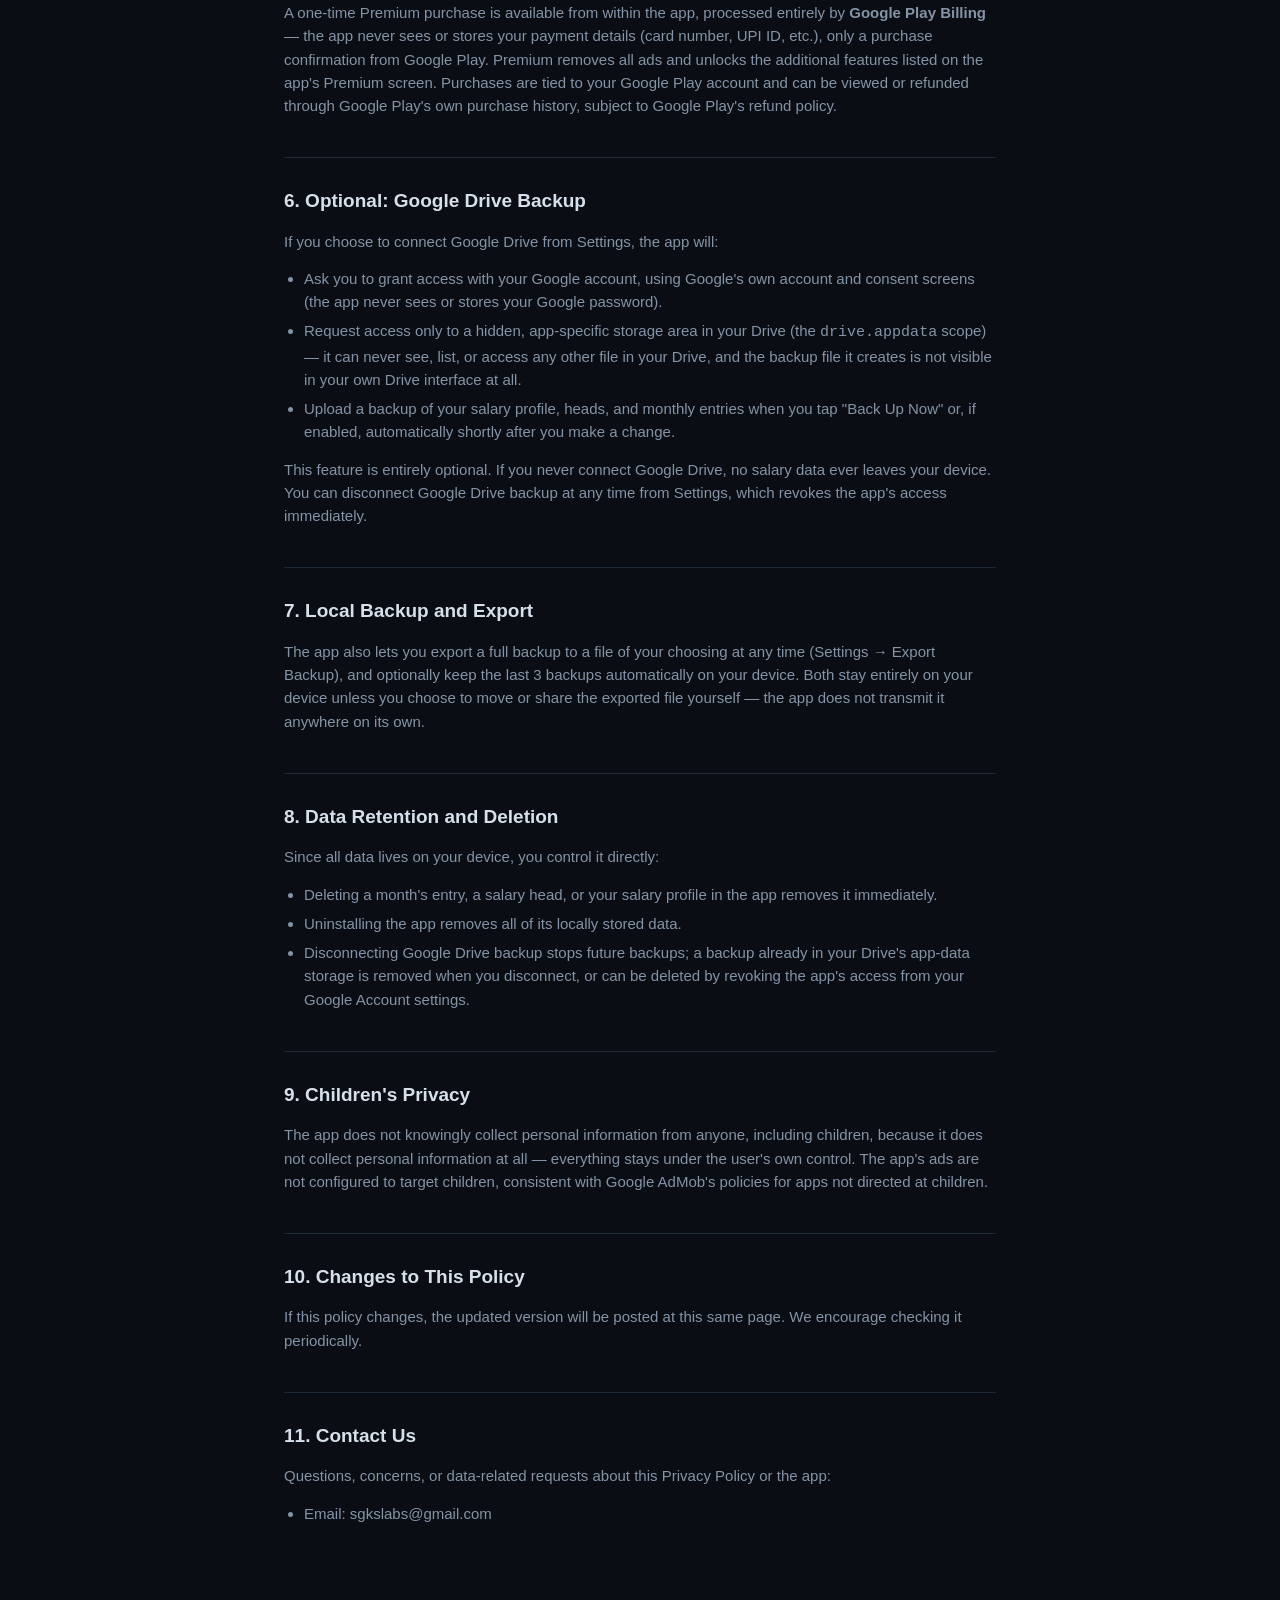
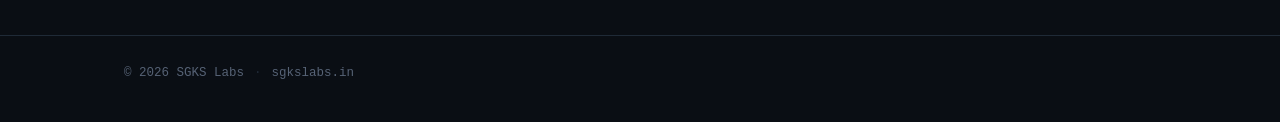
<file: policies/salarytracker-privacy.html>
<!DOCTYPE html>
<html lang="en">
<head>
<meta charset="UTF-8">
<meta name="viewport" content="width=device-width, initial-scale=1.0">
<title>Salary Tracker Privacy Policy — SGKS Labs</title>
<meta name="description" content="Privacy Policy for Salary Tracker, the on-device salary and payslip tracking Android app by SGKS Labs.">
<meta name="robots" content="noindex, follow">
<link rel="icon" type="image/svg+xml" href="../assets/favicon.svg">
<link rel="stylesheet" href="../styles.css">
</head>
<body>

<div class="scanline" aria-hidden="true"></div>

<header class="site-header">
  <div class="wrap header-inner">
    <a href="../index.html#top" class="brand">
      <span class="brand-glyph">&gt;_</span>
      <span class="brand-text">sgkslabs<span class="dot">.</span>in</span>
    </a>
    <nav class="nav">
      <a href="../index.html#apps">apps</a>
      <a href="../index.html#about">about</a>
      <a href="../index.html#contact">contact</a>
    </nav>
  </div>
</header>

<main>

  <section class="policy-hero wrap">
    <a href="../index.html#apps" class="policy-back">&larr; back to sgkslabs.in</a>
    <span class="app-tag">android · salary &amp; payslip tracking</span>
    <h1>Salary Tracker — Privacy Policy</h1>
    <p class="policy-meta">
      <span>Last updated: 13 October 2026</span>
      <span>Developer: SGKS Labs</span>
      <span>Contact: sgkslabs@gmail.com</span>
      <span>Package: in.sgkslabs.salarytracker</span>
    </p>
  </section>

  <article class="policy-doc">

    <h2>1. Overview</h2>
    <p>Salary Tracker ("the app") is a personal salary and payslip tracking app built to work primarily on your device. This policy explains what data the app handles, the optional feature that involves a third party (Google Drive backup), the advertising shown to free users, and the one-time Premium purchase.</p>

    <h2>2. The Short Version</h2>
    <ul>
      <li>Your salary data — profile, heads, and every month's entered amounts — is never collected by us. There is no backend server operated by the developer that it is sent to.</li>
      <li>The free version shows ads, served by Google AdMob; purchasing Premium removes them. See Section 5.</li>
      <li>Your salary data stays on your device unless you explicitly choose to back it up to your own Google Drive.</li>
      <li>No account or sign-in is required to use the app.</li>
    </ul>

    <h2>3. What Data the App Stores, and Where</h2>
    <p>All the information you enter — your salary profile (currency, financial-year start month, pay day), the income and deduction heads you define, and every month's entered amounts — is stored locally in a private database on your device. This data stays there by default and is never visible to the developer, and is never shared with the advertising or billing services described below.</p>

    <h2>4. Permissions the App Requests, and Why</h2>
    <table>
      <thead>
        <tr><th>Permission</th><th>Why it's used</th></tr>
      </thead>
      <tbody>
        <tr>
          <td>Internet</td>
          <td>Used to show ads (free version), process the optional Premium purchase, and if you choose to connect Google Drive backup (see Section 6). Core salary tracking works fully offline.</td>
        </tr>
        <tr>
          <td>Advertising ID (AD_ID)</td>
          <td>Used by Google AdMob to serve and measure ads in the free version (see Section 5). Not used, and not present, once Premium is purchased and ads are removed.</td>
        </tr>
      </tbody>
    </table>
    <p>The app does not request access to your contacts, location, SMS, call logs, or broad storage/file access. The camera permission is used only if you choose to take a new profile picture from Settings; it is never used anywhere else. App Lock's optional fingerprint/face unlock uses Android's built-in biometric prompt directly — the app never sees or stores your biometric data itself.</p>

    <h2>5. Advertising and Premium</h2>
    <p>The free version of the app shows banner and occasional full-screen ads, served by <strong>Google AdMob</strong>. AdMob may collect your advertising ID and other device/usage information to select and measure ads, and to limit how often you see the same ad — this is governed by <a href="https://policies.google.com/privacy">Google's Privacy Policy</a> and, for ad personalization specifically, <a href="https://policies.google.com/technologies/partner-sites">how Google uses information from partner sites and apps</a>. None of your salary data is ever shared with AdMob or used to target ads. You can review or reset your advertising ID, and opt out of personalized ads, from your device's Settings → Google → Ads.</p>
    <p>A one-time Premium purchase is available from within the app, processed entirely by <strong>Google Play Billing</strong> — the app never sees or stores your payment details (card number, UPI ID, etc.), only a purchase confirmation from Google Play. Premium removes all ads and unlocks the additional features listed on the app's Premium screen. Purchases are tied to your Google Play account and can be viewed or refunded through Google Play's own purchase history, subject to Google Play's refund policy.</p>

    <h2>6. Optional: Google Drive Backup</h2>
    <p>If you choose to connect Google Drive from Settings, the app will:</p>
    <ul>
      <li>Ask you to grant access with your Google account, using Google's own account and consent screens (the app never sees or stores your Google password).</li>
      <li>Request access only to a hidden, app-specific storage area in your Drive (the <code>drive.appdata</code> scope) — it can never see, list, or access any other file in your Drive, and the backup file it creates is not visible in your own Drive interface at all.</li>
      <li>Upload a backup of your salary profile, heads, and monthly entries when you tap "Back Up Now" or, if enabled, automatically shortly after you make a change.</li>
    </ul>
    <p>This feature is entirely optional. If you never connect Google Drive, no salary data ever leaves your device. You can disconnect Google Drive backup at any time from Settings, which revokes the app's access immediately.</p>

    <h2>7. Local Backup and Export</h2>
    <p>The app also lets you export a full backup to a file of your choosing at any time (Settings → Export Backup), and optionally keep the last 3 backups automatically on your device. Both stay entirely on your device unless you choose to move or share the exported file yourself — the app does not transmit it anywhere on its own.</p>

    <h2>8. Data Retention and Deletion</h2>
    <p>Since all data lives on your device, you control it directly:</p>
    <ul>
      <li>Deleting a month's entry, a salary head, or your salary profile in the app removes it immediately.</li>
      <li>Uninstalling the app removes all of its locally stored data.</li>
      <li>Disconnecting Google Drive backup stops future backups; a backup already in your Drive's app-data storage is removed when you disconnect, or can be deleted by revoking the app's access from your Google Account settings.</li>
    </ul>

    <h2>9. Children's Privacy</h2>
    <p>The app does not knowingly collect personal information from anyone, including children, because it does not collect personal information at all — everything stays under the user's own control. The app's ads are not configured to target children, consistent with Google AdMob's policies for apps not directed at children.</p>

    <h2>10. Changes to This Policy</h2>
    <p>If this policy changes, the updated version will be posted at this same page. We encourage checking it periodically.</p>

    <h2>11. Contact Us</h2>
    <p>Questions, concerns, or data-related requests about this Privacy Policy or the app:</p>
    <ul>
      <li>Email: sgkslabs@gmail.com</li>
    </ul>

  </article>

</main>

<footer class="site-footer">
  <div class="wrap footer-inner">
    <span>© <span id="year"></span> SGKS Labs</span>
    <span class="footer-sep">·</span>
    <span>sgkslabs.in</span>
  </div>
</footer>

<script src="../script.js"></script>
</body>
</html>
</file>
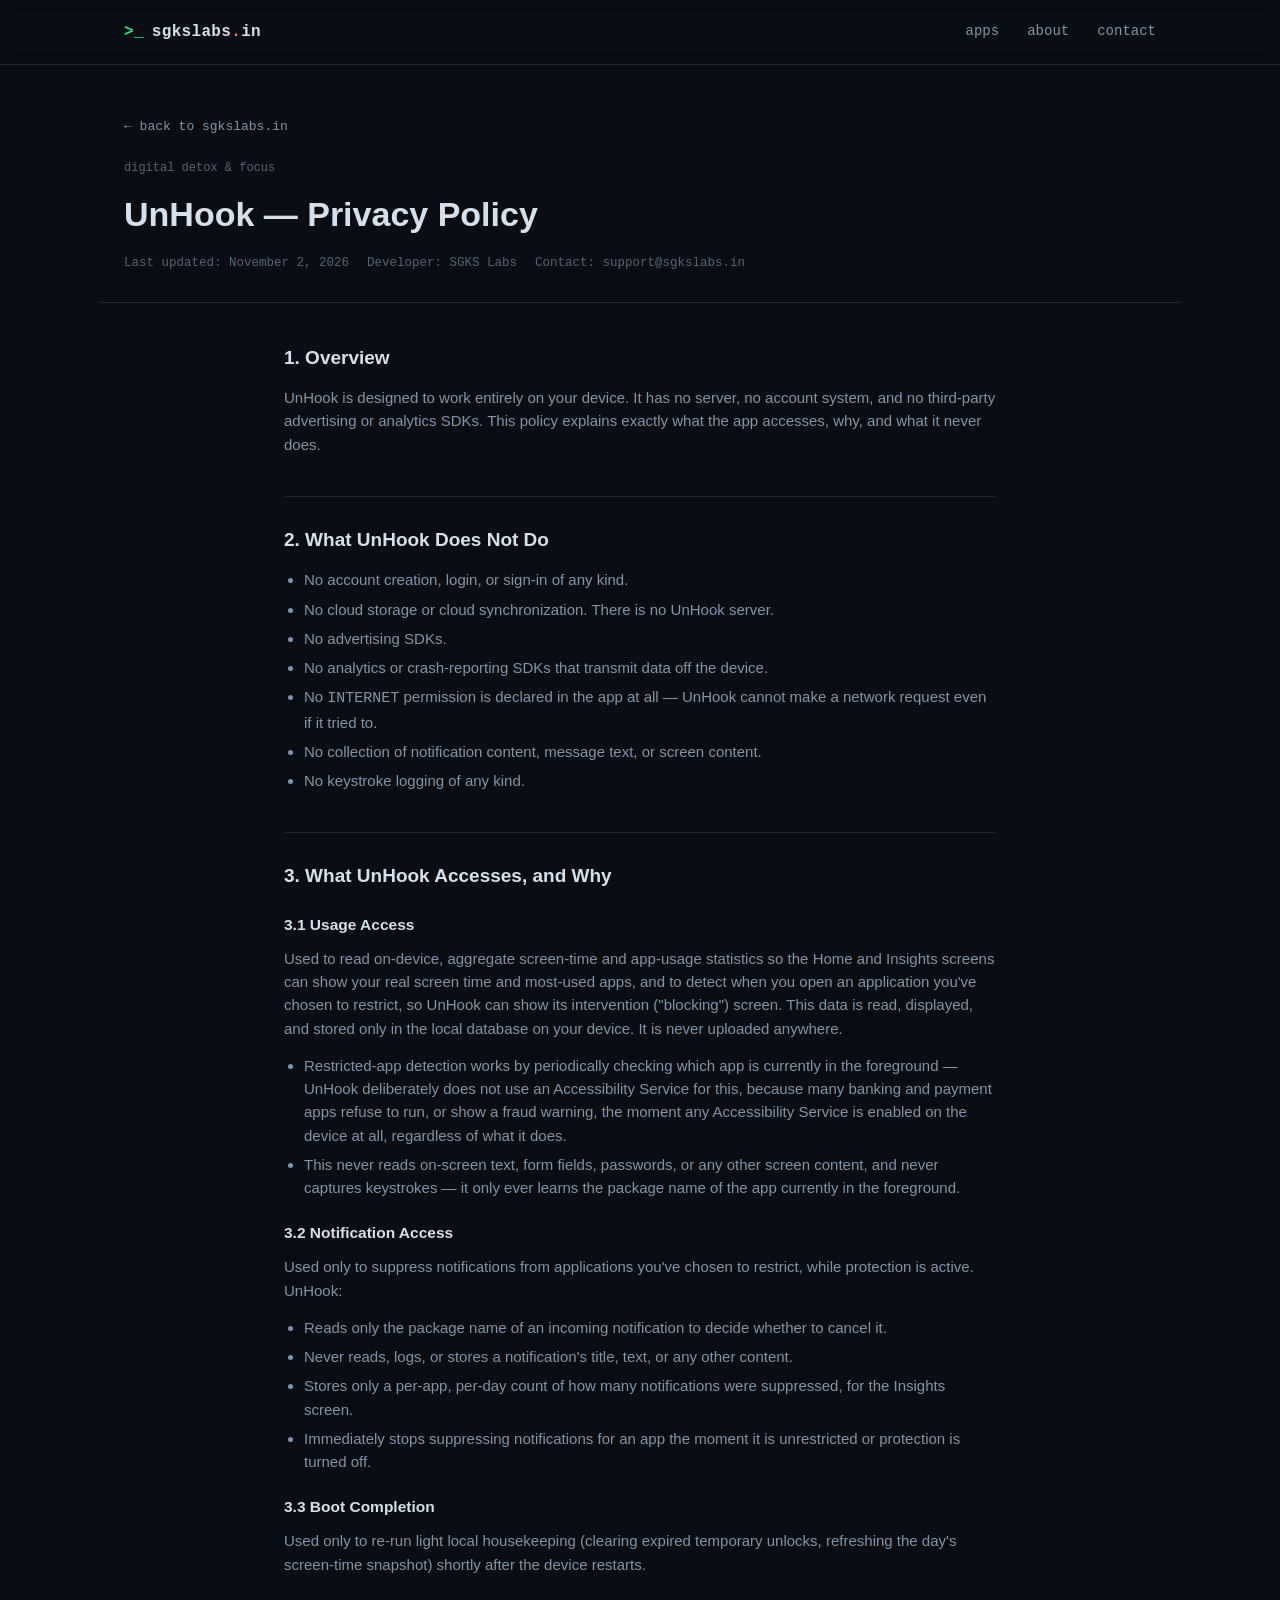
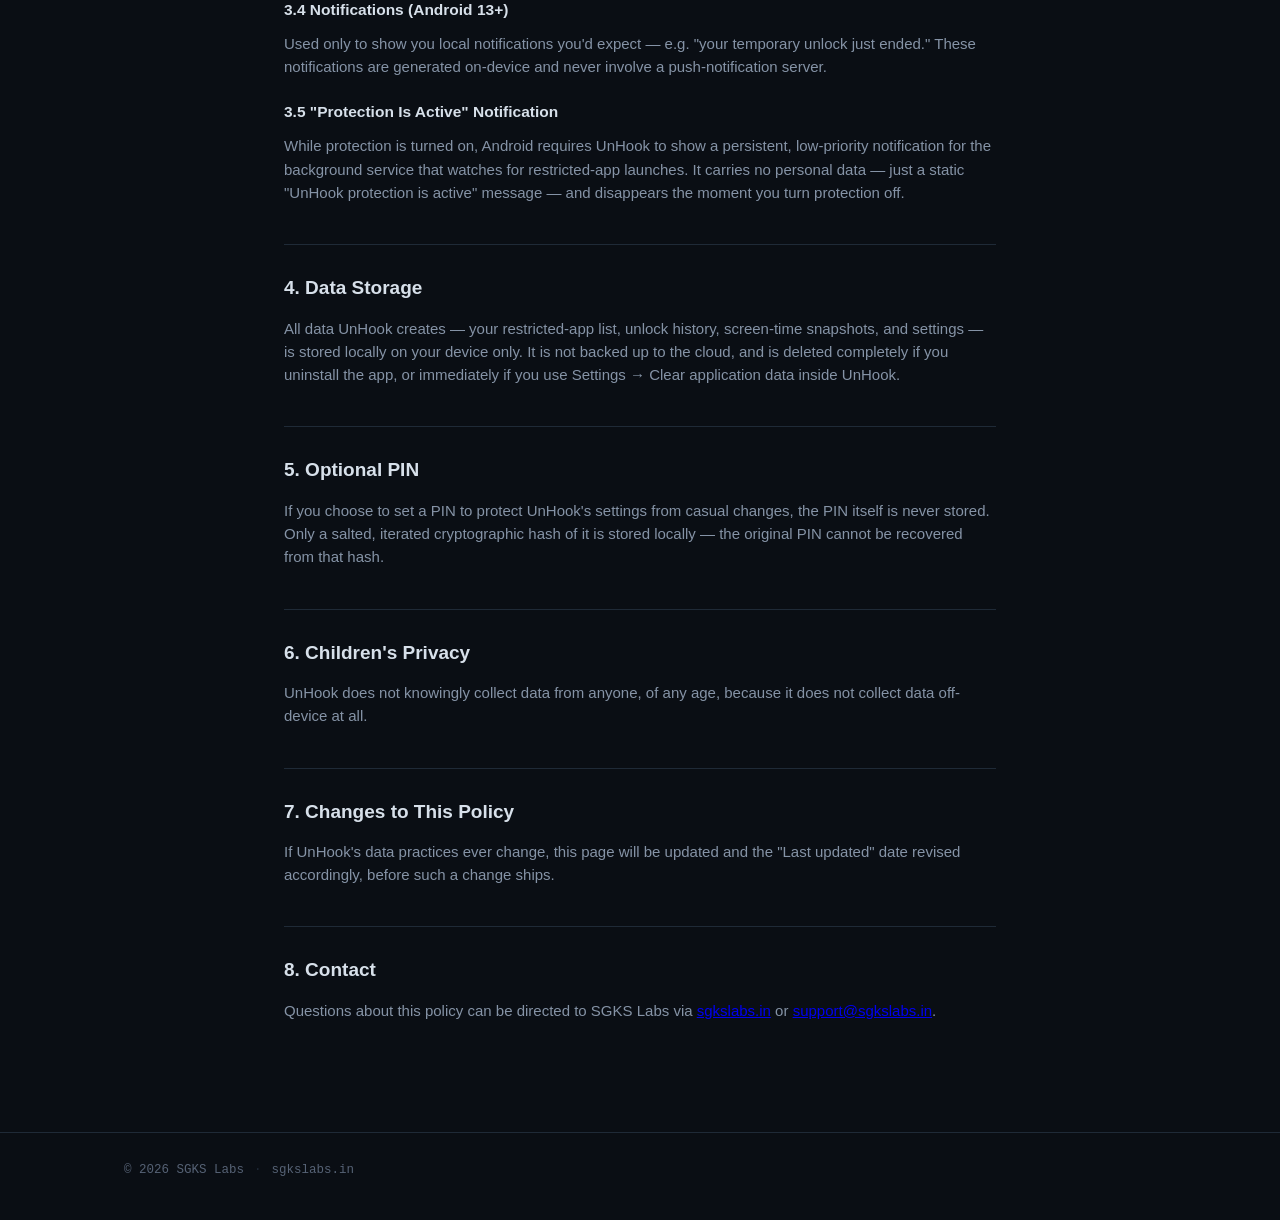
<file: policies/unhook-privacy.html>
<!DOCTYPE html>
<html lang="en">
<head>
<meta charset="UTF-8">
<meta name="viewport" content="width=device-width, initial-scale=1.0">
<title>UnHook Privacy Policy — SGKS Labs</title>
<meta name="description" content="Privacy Policy for UnHook, the digital detox and focus Android app by SGKS Labs.">
<meta name="robots" content="noindex, follow">
<link rel="icon" type="image/svg+xml" href="../assets/favicon.svg">
<link rel="stylesheet" href="../styles.css">
</head>
<body>

<div class="scanline" aria-hidden="true"></div>

<header class="site-header">
  <div class="wrap header-inner">
    <a href="../index.html#top" class="brand">
      <span class="brand-glyph">&gt;_</span>
      <span class="brand-text">sgkslabs<span class="dot">.</span>in</span>
    </a>
    <nav class="nav">
      <a href="../index.html#apps">apps</a>
      <a href="../index.html#about">about</a>
      <a href="../index.html#contact">contact</a>
    </nav>
  </div>
</header>

<main>

  <section class="policy-hero wrap">
    <a href="../index.html#apps" class="policy-back">&larr; back to sgkslabs.in</a>
    <span class="app-tag">digital detox &amp; focus</span>
    <h1>UnHook — Privacy Policy</h1>
    <p class="policy-meta">
      <span>Last updated: November 2, 2026</span>
      <span>Developer: SGKS Labs</span>
      <span>Contact: support@sgkslabs.in</span>
    </p>
  </section>

  <article class="policy-doc">

    <h2>1. Overview</h2>
    <p>UnHook is designed to work entirely on your device. It has no server, no account system, and no third-party advertising or analytics SDKs. This policy explains exactly what the app accesses, why, and what it never does.</p>

    <h2>2. What UnHook Does Not Do</h2>
    <ul>
      <li>No account creation, login, or sign-in of any kind.</li>
      <li>No cloud storage or cloud synchronization. There is no UnHook server.</li>
      <li>No advertising SDKs.</li>
      <li>No analytics or crash-reporting SDKs that transmit data off the device.</li>
      <li>No <code>INTERNET</code> permission is declared in the app at all &mdash; UnHook cannot make a network request even if it tried to.</li>
      <li>No collection of notification content, message text, or screen content.</li>
      <li>No keystroke logging of any kind.</li>
    </ul>

    <h2>3. What UnHook Accesses, and Why</h2>

    <h3>3.1 Usage Access</h3>
    <p>Used to read on-device, aggregate screen-time and app-usage statistics so the Home and Insights screens can show your real screen time and most-used apps, and to detect when you open an application you've chosen to restrict, so UnHook can show its intervention ("blocking") screen. This data is read, displayed, and stored only in the local database on your device. It is never uploaded anywhere.</p>
    <ul>
      <li>Restricted-app detection works by periodically checking which app is currently in the foreground &mdash; UnHook deliberately does not use an Accessibility Service for this, because many banking and payment apps refuse to run, or show a fraud warning, the moment any Accessibility Service is enabled on the device at all, regardless of what it does.</li>
      <li>This never reads on-screen text, form fields, passwords, or any other screen content, and never captures keystrokes &mdash; it only ever learns the package name of the app currently in the foreground.</li>
    </ul>

    <h3>3.2 Notification Access</h3>
    <p>Used only to suppress notifications from applications you've chosen to restrict, while protection is active. UnHook:</p>
    <ul>
      <li>Reads only the package name of an incoming notification to decide whether to cancel it.</li>
      <li>Never reads, logs, or stores a notification's title, text, or any other content.</li>
      <li>Stores only a per-app, per-day count of how many notifications were suppressed, for the Insights screen.</li>
      <li>Immediately stops suppressing notifications for an app the moment it is unrestricted or protection is turned off.</li>
    </ul>

    <h3>3.3 Boot Completion</h3>
    <p>Used only to re-run light local housekeeping (clearing expired temporary unlocks, refreshing the day's screen-time snapshot) shortly after the device restarts.</p>

    <h3>3.4 Notifications (Android 13+)</h3>
    <p>Used only to show you local notifications you'd expect &mdash; e.g. "your temporary unlock just ended." These notifications are generated on-device and never involve a push-notification server.</p>

    <h3>3.5 "Protection Is Active" Notification</h3>
    <p>While protection is turned on, Android requires UnHook to show a persistent, low-priority notification for the background service that watches for restricted-app launches. It carries no personal data &mdash; just a static "UnHook protection is active" message &mdash; and disappears the moment you turn protection off.</p>

    <h2>4. Data Storage</h2>
    <p>All data UnHook creates &mdash; your restricted-app list, unlock history, screen-time snapshots, and settings &mdash; is stored locally on your device only. It is not backed up to the cloud, and is deleted completely if you uninstall the app, or immediately if you use Settings &rarr; Clear application data inside UnHook.</p>

    <h2>5. Optional PIN</h2>
    <p>If you choose to set a PIN to protect UnHook's settings from casual changes, the PIN itself is never stored. Only a salted, iterated cryptographic hash of it is stored locally &mdash; the original PIN cannot be recovered from that hash.</p>

    <h2>6. Children's Privacy</h2>
    <p>UnHook does not knowingly collect data from anyone, of any age, because it does not collect data off-device at all.</p>

    <h2>7. Changes to This Policy</h2>
    <p>If UnHook's data practices ever change, this page will be updated and the "Last updated" date revised accordingly, before such a change ships.</p>

    <h2>8. Contact</h2>
    <p>Questions about this policy can be directed to SGKS Labs via <a href="https://sgkslabs.in">sgkslabs.in</a> or <a href="mailto:support@sgkslabs.in">support@sgkslabs.in</a>.</p>

  </article>

</main>

<footer class="site-footer">
  <div class="wrap footer-inner">
    <span>© <span id="year"></span> SGKS Labs</span>
    <span class="footer-sep">·</span>
    <span>sgkslabs.in</span>
  </div>
</footer>

<script src="../script.js"></script>
</body>
</html>
</file>
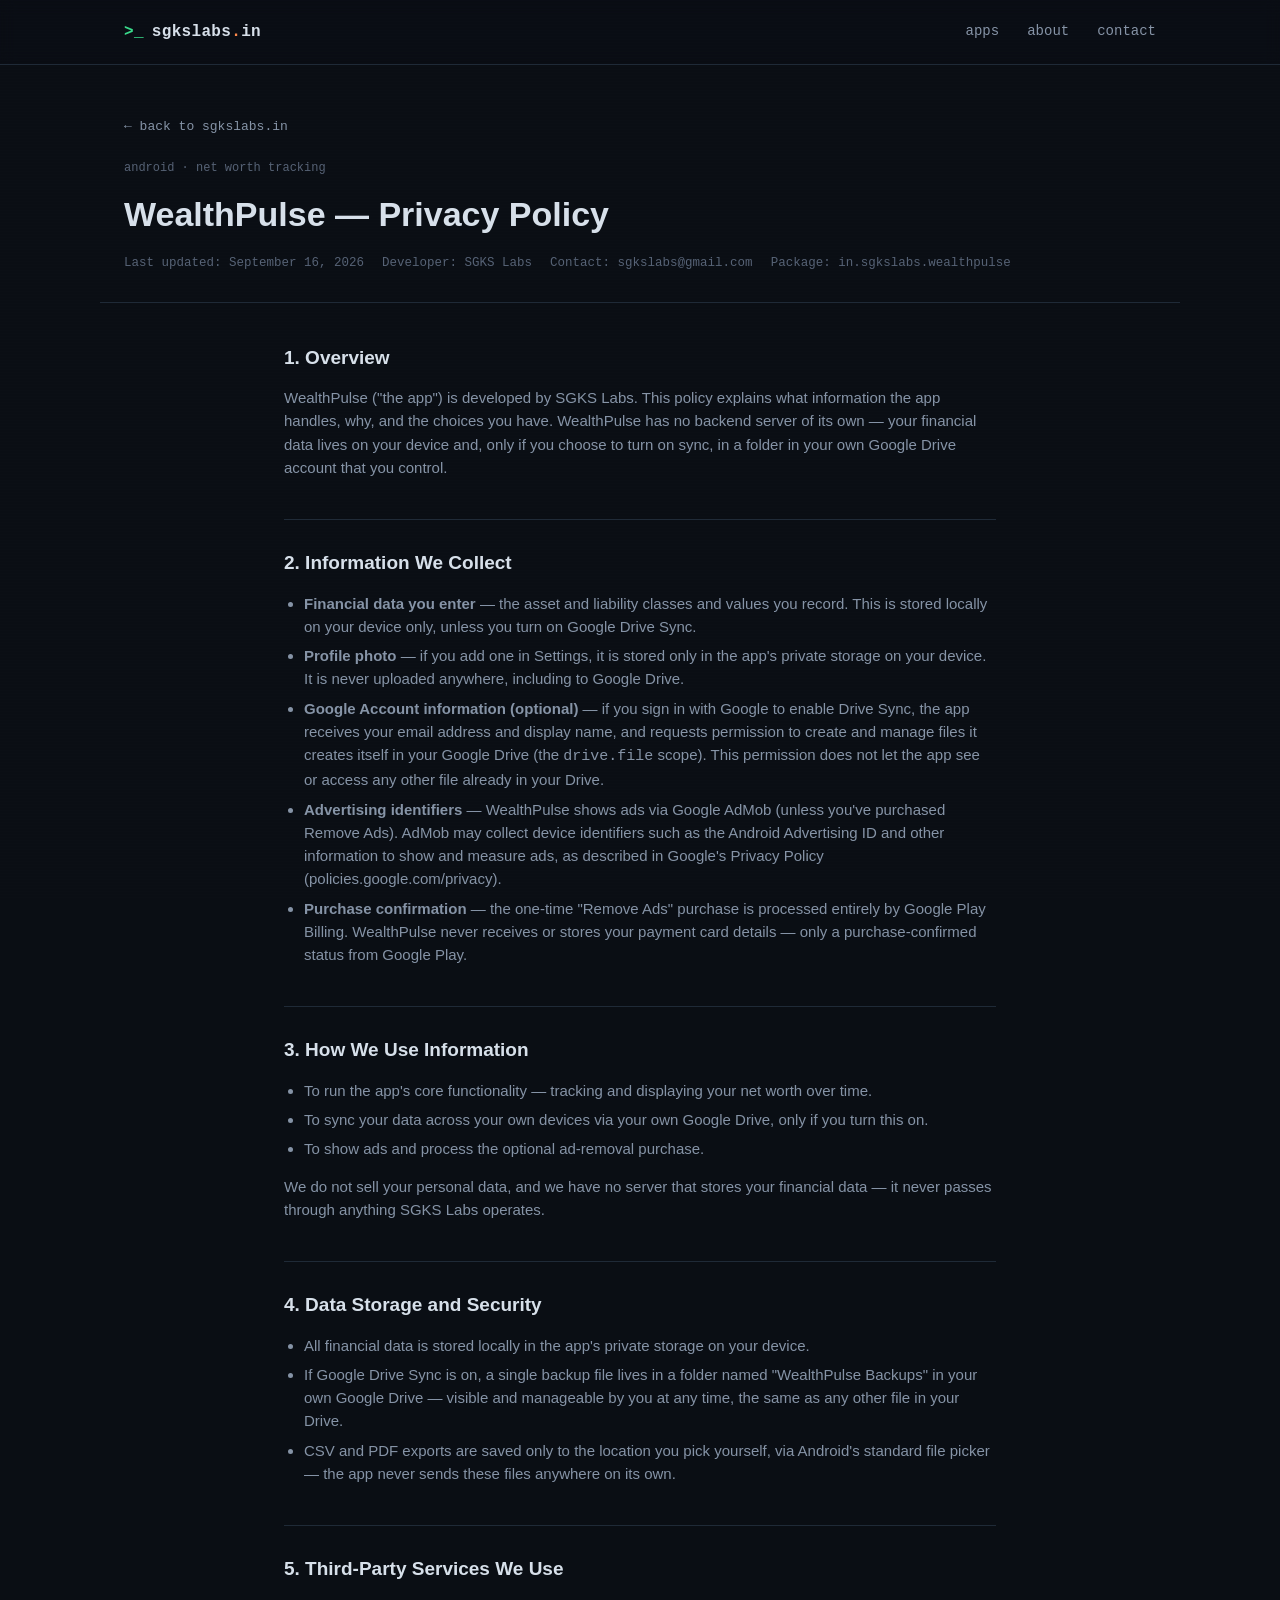
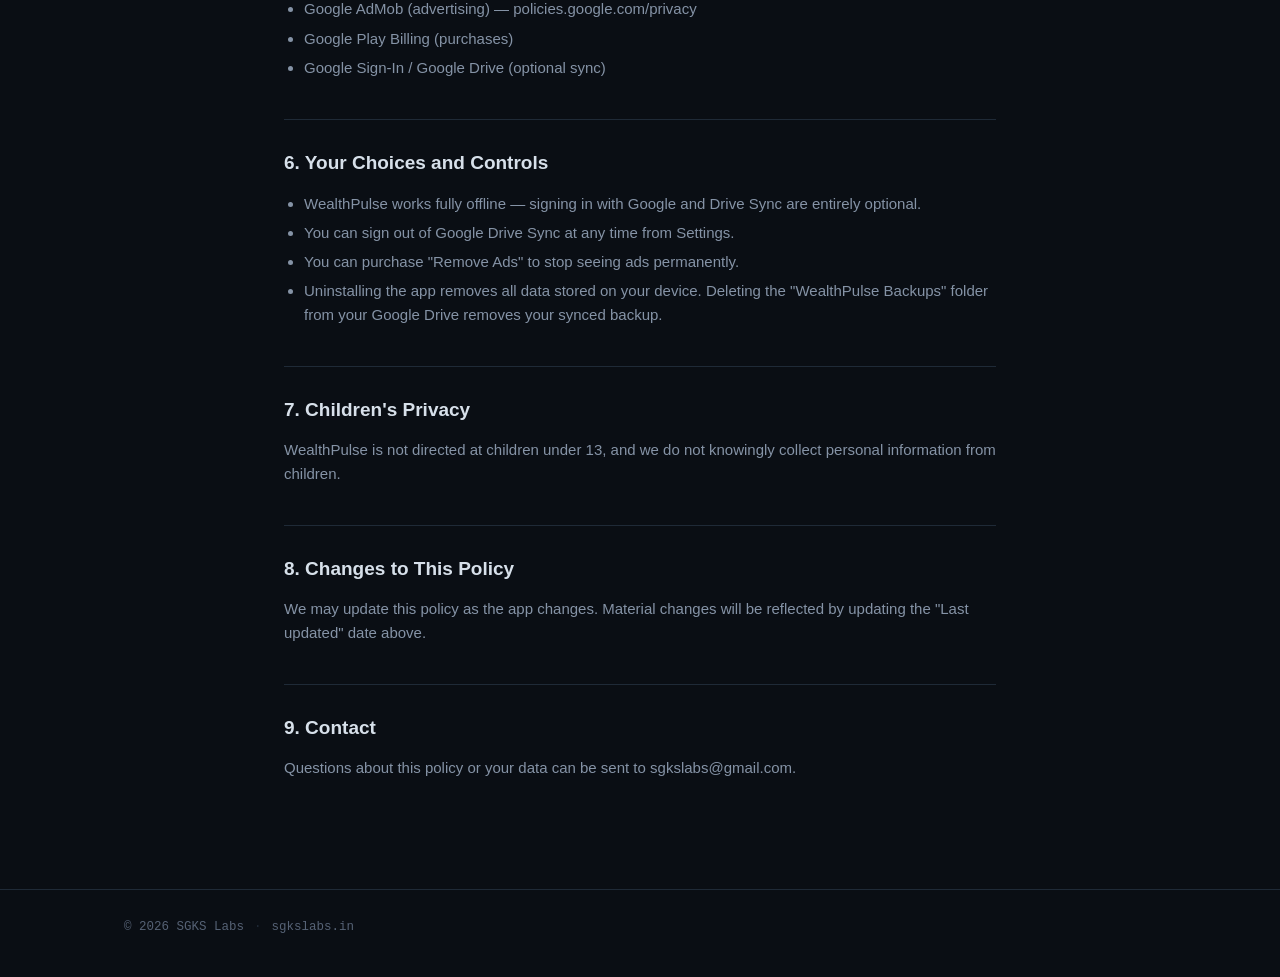
<file: policies/wealthpulse-privacy.html>
<!DOCTYPE html>
<html lang="en">
<head>
<meta charset="UTF-8">
<meta name="viewport" content="width=device-width, initial-scale=1.0">
<title>WealthPulse Privacy Policy — SGKS Labs</title>
<meta name="description" content="Privacy Policy for WealthPulse, the net worth tracking Android app by SGKS Labs.">
<meta name="robots" content="noindex, follow">
<link rel="icon" type="image/svg+xml" href="../assets/favicon.svg">
<link rel="stylesheet" href="../styles.css">
</head>
<body>

<div class="scanline" aria-hidden="true"></div>

<header class="site-header">
  <div class="wrap header-inner">
    <a href="../index.html#top" class="brand">
      <span class="brand-glyph">&gt;_</span>
      <span class="brand-text">sgkslabs<span class="dot">.</span>in</span>
    </a>
    <nav class="nav">
      <a href="../index.html#apps">apps</a>
      <a href="../index.html#about">about</a>
      <a href="../index.html#contact">contact</a>
    </nav>
  </div>
</header>

<main>

  <section class="policy-hero wrap">
    <a href="../index.html#apps" class="policy-back">&larr; back to sgkslabs.in</a>
    <span class="app-tag">android · net worth tracking</span>
    <h1>WealthPulse — Privacy Policy</h1>
    <p class="policy-meta">
      <span>Last updated: September 16, 2026</span>
      <span>Developer: SGKS Labs</span>
      <span>Contact: sgkslabs@gmail.com</span>
      <span>Package: in.sgkslabs.wealthpulse</span>
    </p>
  </section>

  <article class="policy-doc">

    <h2>1. Overview</h2>
    <p>WealthPulse ("the app") is developed by SGKS Labs. This policy explains what information the app handles, why, and the choices you have. WealthPulse has no backend server of its own — your financial data lives on your device and, only if you choose to turn on sync, in a folder in your own Google Drive account that you control.</p>

    <h2>2. Information We Collect</h2>
    <ul>
      <li><strong>Financial data you enter</strong> — the asset and liability classes and values you record. This is stored locally on your device only, unless you turn on Google Drive Sync.</li>
      <li><strong>Profile photo</strong> — if you add one in Settings, it is stored only in the app's private storage on your device. It is never uploaded anywhere, including to Google Drive.</li>
      <li><strong>Google Account information (optional)</strong> — if you sign in with Google to enable Drive Sync, the app receives your email address and display name, and requests permission to create and manage files it creates itself in your Google Drive (the <code>drive.file</code> scope). This permission does not let the app see or access any other file already in your Drive.</li>
      <li><strong>Advertising identifiers</strong> — WealthPulse shows ads via Google AdMob (unless you've purchased Remove Ads). AdMob may collect device identifiers such as the Android Advertising ID and other information to show and measure ads, as described in Google's Privacy Policy (policies.google.com/privacy).</li>
      <li><strong>Purchase confirmation</strong> — the one-time "Remove Ads" purchase is processed entirely by Google Play Billing. WealthPulse never receives or stores your payment card details — only a purchase-confirmed status from Google Play.</li>
    </ul>

    <h2>3. How We Use Information</h2>
    <ul>
      <li>To run the app's core functionality — tracking and displaying your net worth over time.</li>
      <li>To sync your data across your own devices via your own Google Drive, only if you turn this on.</li>
      <li>To show ads and process the optional ad-removal purchase.</li>
    </ul>
    <p>We do not sell your personal data, and we have no server that stores your financial data — it never passes through anything SGKS Labs operates.</p>

    <h2>4. Data Storage and Security</h2>
    <ul>
      <li>All financial data is stored locally in the app's private storage on your device.</li>
      <li>If Google Drive Sync is on, a single backup file lives in a folder named "WealthPulse Backups" in your own Google Drive — visible and manageable by you at any time, the same as any other file in your Drive.</li>
      <li>CSV and PDF exports are saved only to the location you pick yourself, via Android's standard file picker — the app never sends these files anywhere on its own.</li>
    </ul>

    <h2>5. Third-Party Services We Use</h2>
    <ul>
      <li>Google AdMob (advertising) — policies.google.com/privacy</li>
      <li>Google Play Billing (purchases)</li>
      <li>Google Sign-In / Google Drive (optional sync)</li>
    </ul>

    <h2>6. Your Choices and Controls</h2>
    <ul>
      <li>WealthPulse works fully offline — signing in with Google and Drive Sync are entirely optional.</li>
      <li>You can sign out of Google Drive Sync at any time from Settings.</li>
      <li>You can purchase "Remove Ads" to stop seeing ads permanently.</li>
      <li>Uninstalling the app removes all data stored on your device. Deleting the "WealthPulse Backups" folder from your Google Drive removes your synced backup.</li>
    </ul>

    <h2>7. Children's Privacy</h2>
    <p>WealthPulse is not directed at children under 13, and we do not knowingly collect personal information from children.</p>

    <h2>8. Changes to This Policy</h2>
    <p>We may update this policy as the app changes. Material changes will be reflected by updating the "Last updated" date above.</p>

    <h2>9. Contact</h2>
    <p>Questions about this policy or your data can be sent to sgkslabs@gmail.com.</p>

  </article>

</main>

<footer class="site-footer">
  <div class="wrap footer-inner">
    <span>© <span id="year"></span> SGKS Labs</span>
    <span class="footer-sep">·</span>
    <span>sgkslabs.in</span>
  </div>
</footer>

<script src="../script.js"></script>
</body>
</html>
</file>
<file: styles.css>
:root {
  --bg: #0a0e14;
  --bg-raised: #10151d;
  --bg-card: #131a24;
  --border: #1f2a37;
  --text: #d7e0ea;
  --text-dim: #8593a6;
  --text-faint: #566275;
  --accent: #39d98a;
  --accent-dim: #1f8f5c;
  --accent-2: #ff8a4c;
  --mono: "SFMono-Regular", Consolas, "Liberation Mono", Menlo, monospace;
  --sans: -apple-system, BlinkMacSystemFont, "Segoe UI", Roboto, Helvetica, Arial, sans-serif;
  --radius: 10px;
  --max-w: 1080px;
}

* { box-sizing: border-box; }

html { scroll-behavior: smooth; }

body {
  margin: 0;
  background: var(--bg);
  color: var(--text);
  font-family: var(--sans);
  line-height: 1.55;
  -webkit-font-smoothing: antialiased;
}

.wrap {
  max-width: var(--max-w);
  margin: 0 auto;
  padding: 0 24px;
}

/* subtle CRT scanline overlay for the "ops console" feel */
.scanline {
  position: fixed;
  inset: 0;
  pointer-events: none;
  z-index: 999;
  background: repeating-linear-gradient(
    to bottom,
    rgba(255, 255, 255, 0.015) 0px,
    rgba(255, 255, 255, 0.015) 1px,
    transparent 1px,
    transparent 3px
  );
  mix-blend-mode: overlay;
}

/* ---------- header ---------- */
.site-header {
  position: sticky;
  top: 0;
  z-index: 100;
  background: rgba(10, 14, 20, 0.85);
  backdrop-filter: blur(8px);
  border-bottom: 1px solid var(--border);
}

.header-inner {
  display: flex;
  align-items: center;
  justify-content: space-between;
  flex-wrap: wrap;
  height: 64px;
}

.brand {
  display: flex;
  align-items: center;
  gap: 8px;
  text-decoration: none;
  color: var(--text);
  font-family: var(--mono);
  font-size: 16px;
  font-weight: 600;
  letter-spacing: 0.02em;
}

.brand-glyph {
  color: var(--accent);
}

.brand .dot { color: var(--accent-2); }

.nav {
  display: flex;
  gap: 28px;
  font-family: var(--mono);
  font-size: 14px;
}

.nav a {
  color: var(--text-dim);
  text-decoration: none;
  transition: color 0.15s ease;
}

.nav a:hover { color: var(--accent); }

/* ---------- hero ---------- */
.hero {
  padding: 88px 24px 64px;
}

.eyebrow {
  font-family: var(--mono);
  color: var(--accent);
  font-size: 13px;
  letter-spacing: 0.04em;
  margin: 0 0 18px;
}

.hero h1 {
  font-size: clamp(32px, 5vw, 52px);
  line-height: 1.15;
  margin: 0 0 20px;
  font-weight: 700;
  max-width: 18ch;
}

.accent { color: var(--accent); }

.hero-sub {
  color: var(--text-dim);
  font-size: 17px;
  max-width: 56ch;
  margin: 0 0 44px;
}

.hero-stats {
  display: flex;
  gap: 40px;
  flex-wrap: wrap;
  border-top: 1px solid var(--border);
  padding-top: 28px;
}

.stat {
  display: flex;
  flex-direction: column;
  gap: 4px;
}

.stat-num {
  font-family: var(--mono);
  font-size: 22px;
  color: var(--accent);
  font-weight: 700;
}

.stat-label {
  font-size: 13px;
  color: var(--text-faint);
}

/* ---------- section headers ---------- */
.section-title {
  font-family: var(--mono);
  font-size: 22px;
  color: var(--text);
  display: flex;
  align-items: baseline;
  gap: 12px;
  margin: 0 0 32px;
}

.title-index {
  color: var(--accent-dim);
  font-size: 15px;
}

/* ---------- apps ---------- */
.apps { padding: 48px 24px 24px; }

.app-grid {
  display: grid;
  grid-template-columns: repeat(auto-fit, minmax(300px, 1fr));
  gap: 20px;
}

.app-card {
  background: var(--bg-card);
  border: 1px solid var(--border);
  border-radius: var(--radius);
  padding: 24px;
  display: flex;
  flex-direction: column;
  gap: 16px;
  transition: border-color 0.15s ease, transform 0.15s ease;
}

.app-card:hover {
  border-color: var(--accent-dim);
  transform: translateY(-2px);
}

.app-card-head {
  display: flex;
  align-items: center;
  gap: 14px;
}

.app-logo {
  width: 52px;
  height: 52px;
  border-radius: 12px;
  flex-shrink: 0;
  object-fit: cover;
  border: 1px solid var(--border);
}

.app-name {
  margin: 0 0 4px;
  font-size: 18px;
  font-weight: 700;
}

.app-tag {
  font-family: var(--mono);
  font-size: 12px;
  color: var(--text-faint);
}

.app-desc {
  color: var(--text-dim);
  font-size: 14.5px;
  margin: 0;
  overflow-wrap: anywhere;
}

.app-features {
  list-style: none;
  margin: 0;
  padding: 0;
  display: grid;
  grid-template-columns: 1fr 1fr;
  gap: 6px 12px;
  font-size: 13px;
  color: var(--text-dim);
}

.app-features li {
  position: relative;
  padding-left: 14px;
}

.app-features li::before {
  content: "›";
  position: absolute;
  left: 0;
  color: var(--accent);
}

.app-downloads {
  display: flex;
  gap: 10px;
  flex-wrap: wrap;
  margin-top: auto;
  padding-top: 4px;
}

.btn-store {
  display: inline-flex;
  align-items: center;
  gap: 8px;
  font-family: var(--sans);
  font-size: 13.5px;
  font-weight: 600;
  padding: 9px 16px;
  border-radius: 8px;
  border: 1px solid var(--accent-dim);
  color: var(--bg);
  background: var(--accent);
}

.btn-store:hover {
  background: #4fe89c;
  border-color: #4fe89c;
}

.btn-store-icon {
  width: 16px;
  height: 16px;
  flex-shrink: 0;
}

.btn-store-disabled {
  background: none;
  border-color: var(--border);
  color: var(--text-faint);
  cursor: not-allowed;
}

.btn-store-disabled:hover {
  background: none;
  border-color: var(--border);
}

.app-links {
  display: flex;
  gap: 10px;
  flex-wrap: wrap;
  padding-top: 4px;
}

.btn {
  font-family: var(--mono);
  font-size: 12.5px;
  padding: 8px 14px;
  border-radius: 6px;
  text-decoration: none;
  border: 1px solid var(--border);
  color: var(--text-dim);
  transition: all 0.15s ease;
  background: none;
  cursor: pointer;
}

.btn-ghost:hover {
  color: var(--accent);
  border-color: var(--accent-dim);
  background: rgba(57, 217, 138, 0.06);
}

/* ---------- video modal ---------- */
.video-modal {
  position: fixed;
  inset: 0;
  z-index: 1000;
  display: flex;
  align-items: center;
  justify-content: center;
  padding: 24px;
}

.video-modal[hidden] { display: none; }

.video-modal-backdrop {
  position: absolute;
  inset: 0;
  background: rgba(6, 9, 14, 0.85);
  backdrop-filter: blur(4px);
}

.video-modal-dialog {
  position: relative;
  width: 100%;
  max-width: 900px;
}

.video-modal-frame {
  position: relative;
  width: 100%;
  aspect-ratio: 16 / 9;
  background: #000;
  border-radius: var(--radius);
  overflow: hidden;
  border: 1px solid var(--border);
}

.video-modal-frame iframe {
  position: absolute;
  inset: 0;
  width: 100%;
  height: 100%;
  border: 0;
}

.video-modal-close {
  position: absolute;
  top: -40px;
  right: 0;
  background: none;
  border: 1px solid var(--border);
  color: var(--text);
  width: 32px;
  height: 32px;
  border-radius: 6px;
  font-size: 20px;
  line-height: 1;
  cursor: pointer;
  transition: all 0.15s ease;
}

.video-modal-close:hover {
  color: var(--accent);
  border-color: var(--accent-dim);
}

/* ---------- about / contact ---------- */
.about, .contact {
  padding: 56px 24px;
  border-top: 1px solid var(--border);
}

.about p, .contact p {
  color: var(--text-dim);
  max-width: 68ch;
  font-size: 15.5px;
}

/* ---------- footer ---------- */
.site-footer {
  border-top: 1px solid var(--border);
  padding: 28px 24px 40px;
  margin-top: 24px;
}

.footer-inner {
  display: flex;
  flex-wrap: wrap;
  gap: 10px;
  font-family: var(--mono);
  font-size: 12.5px;
  color: var(--text-faint);
}

.footer-sep { color: var(--border); }

/* ---------- policy docs ---------- */
.policy-hero {
  padding: 48px 24px 28px;
  border-bottom: 1px solid var(--border);
}

.policy-back {
  font-family: var(--mono);
  font-size: 13px;
  color: var(--text-dim);
  text-decoration: none;
  display: inline-flex;
  align-items: center;
  gap: 6px;
  margin-bottom: 22px;
  transition: color 0.15s ease;
}

.policy-back:hover { color: var(--accent); }

.policy-hero .app-tag { display: block; margin-bottom: 10px; }

.policy-hero h1 {
  font-size: clamp(24px, 4vw, 34px);
  margin: 0 0 14px;
  font-weight: 700;
}

.policy-meta {
  font-family: var(--mono);
  font-size: 12.5px;
  color: var(--text-faint);
  display: flex;
  gap: 18px;
  flex-wrap: wrap;
  margin: 0;
}

.policy-doc {
  padding: 40px 24px 72px;
  max-width: 760px;
  margin: 0 auto;
}

.policy-doc h2 {
  font-size: 19px;
  margin: 40px 0 14px;
  color: var(--text);
  border-top: 1px solid var(--border);
  padding-top: 28px;
}

.policy-doc h2:first-child {
  border-top: none;
  padding-top: 0;
  margin-top: 0;
}

.policy-doc h3 {
  font-size: 15.5px;
  margin: 22px 0 10px;
  color: var(--text);
}

.policy-doc p {
  color: var(--text-dim);
  font-size: 15px;
  margin: 0 0 14px;
  overflow-wrap: anywhere;
}

.policy-doc ul {
  color: var(--text-dim);
  font-size: 15px;
  padding-left: 20px;
  margin: 0 0 14px;
  overflow-wrap: anywhere;
}

.policy-doc li { margin-bottom: 6px; }

.policy-doc table {
  width: 100%;
  border-collapse: collapse;
  font-size: 13.5px;
  margin: 0 0 20px;
  display: block;
  overflow-x: auto;
}

.policy-doc th, .policy-doc td {
  text-align: left;
  padding: 8px 10px;
  border: 1px solid var(--border);
  color: var(--text-dim);
  min-width: 120px;
}

.policy-doc th {
  color: var(--text);
  font-family: var(--mono);
  font-size: 12.5px;
  white-space: nowrap;
}

.policy-source {
  margin-top: 8px;
  padding-top: 24px;
  border-top: 1px solid var(--border);
  font-size: 13px;
  color: var(--text-faint);
  overflow-wrap: anywhere;
}

.policy-source a { color: var(--accent-dim); }

@media (max-width: 560px) {
  .nav { gap: 16px; font-size: 13px; }
  .hero { padding: 56px 20px 44px; }
  .app-features { grid-template-columns: 1fr; }
  .policy-doc { padding: 32px 20px 56px; }
}

@media (max-width: 380px) {
  .header-inner { row-gap: 8px; height: auto; padding: 10px 0; }
  .nav { gap: 12px; font-size: 12px; }
  .policy-meta { gap: 10px; font-size: 12px; }
}
</file>
